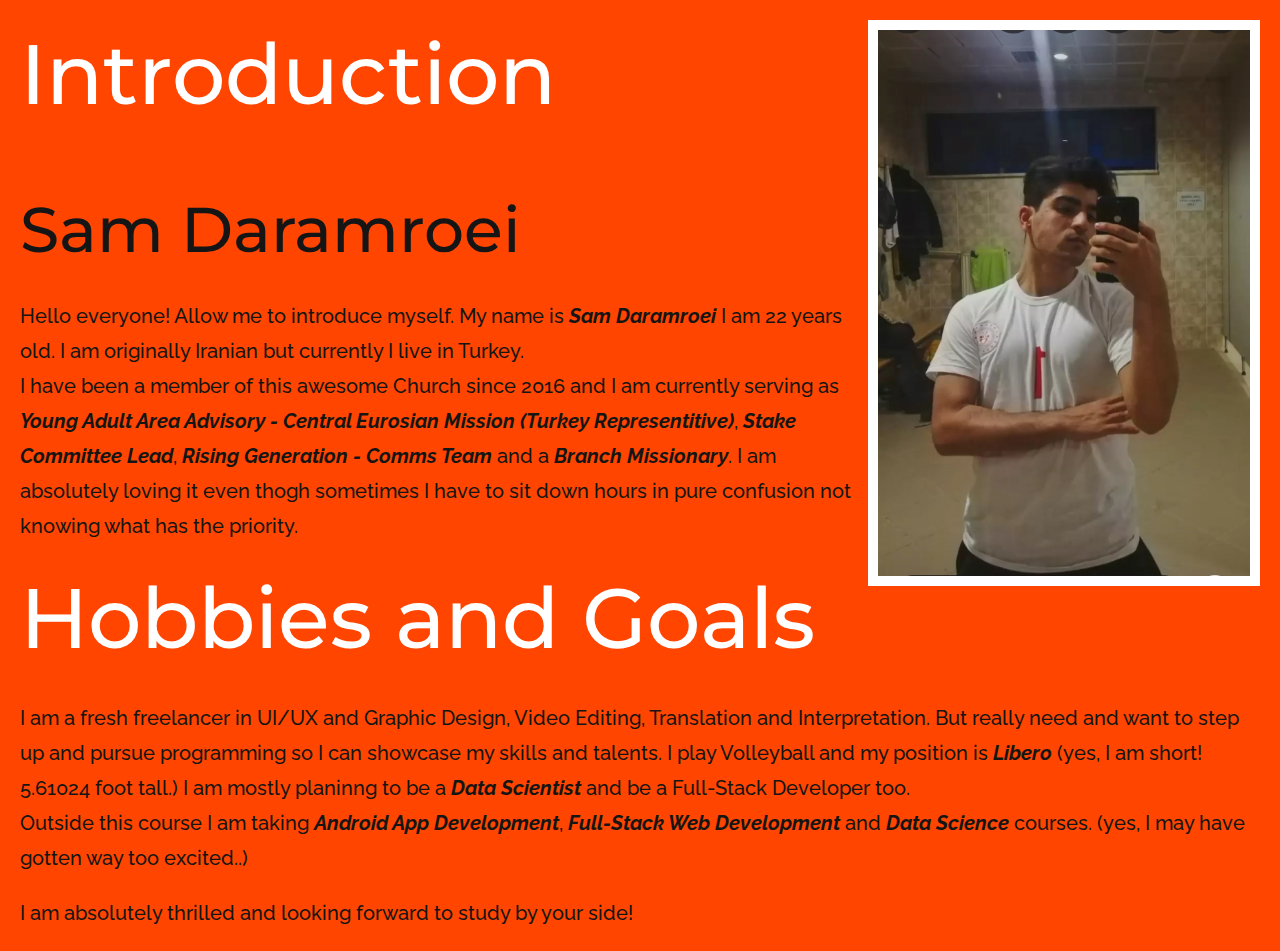
<file: aboutme/index.html>
<!DOCTYPE html>
<html lang="en">
    <head>
        <meta charset="utf-8">
        <meta http-equiv="X-UA-Compatible" content="IE=edge">
        <meta name="viewport" content="width=device-width, initial-scale=1.0">
        <title>About me</title>
        <link rel="stylesheet" href="styles/main.css">
    </head>

    <body>
        
        <section id="introduction">
            <img alt="image of me wearing a jersey of my volleyball team." src="images\Screenshot_20230417_232110.jpg">
            
            <h1>Introduction</h1>
            <h2 id="name">Sam Daramroei</h2>

            <p>
                Hello everyone! Allow me to introduce myself. My name is <em>Sam Daramroei</em>
                I am 22 years old. I am originally Iranian but currently I live in Turkey.<br>
                I have been a member of this awesome Church since 2016 and I am currently serving as
                <em>Young Adult Area Advisory - Central Eurosian Mission (Turkey Representitive)</em>,
                <em>Stake Committee Lead</em>, <em>Rising Generation - Comms Team</em> and a <em>Branch Missionary</em>.
                I am absolutely loving it even thogh sometimes I have to sit down hours in pure confusion not knowing what has
                the priority.
            </p>
        </section>
        


        <section id="edu_pro">
            <h1>Hobbies and Goals</h1>
            <p>
                I am a fresh freelancer in UI/UX and Graphic Design, Video Editing, Translation and Interpretation.
                But really need and want to step up and pursue programming so I can showcase my skills and talents.
                I play Volleyball and my position is <em>Libero</em> (yes, I am short! 5.61024 foot tall.)
                I am mostly planinng to be a <em>Data Scientist</em> and be a Full-Stack Developer too.<br>
                Outside this course I am taking <em>Android App Development</em>, <em>Full-Stack Web Development</em>
                and <em>Data Science</em> courses. (yes, I may have gotten way too excited..)
            </p>
            <p>
                I am absolutely thrilled and looking forward to study by your side!
            </p>
        </section>
        
    
    </body>
</file>
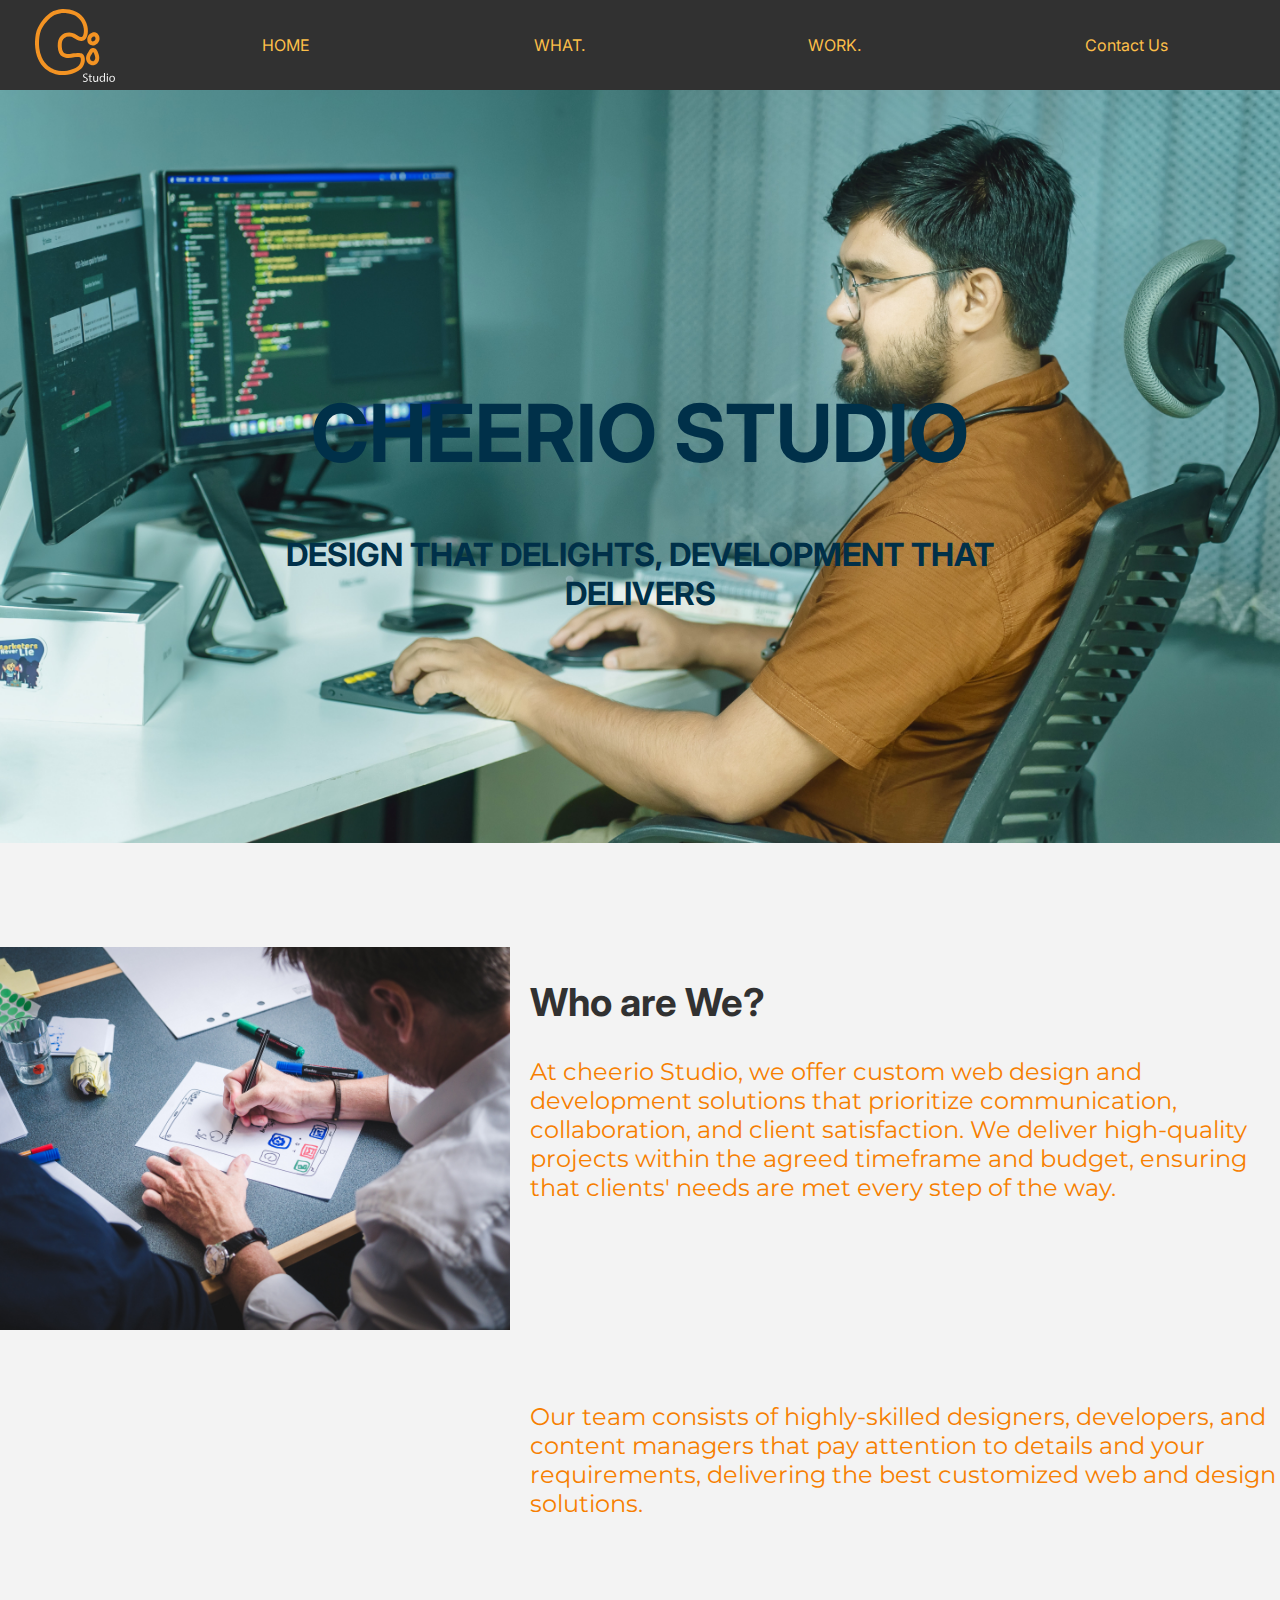
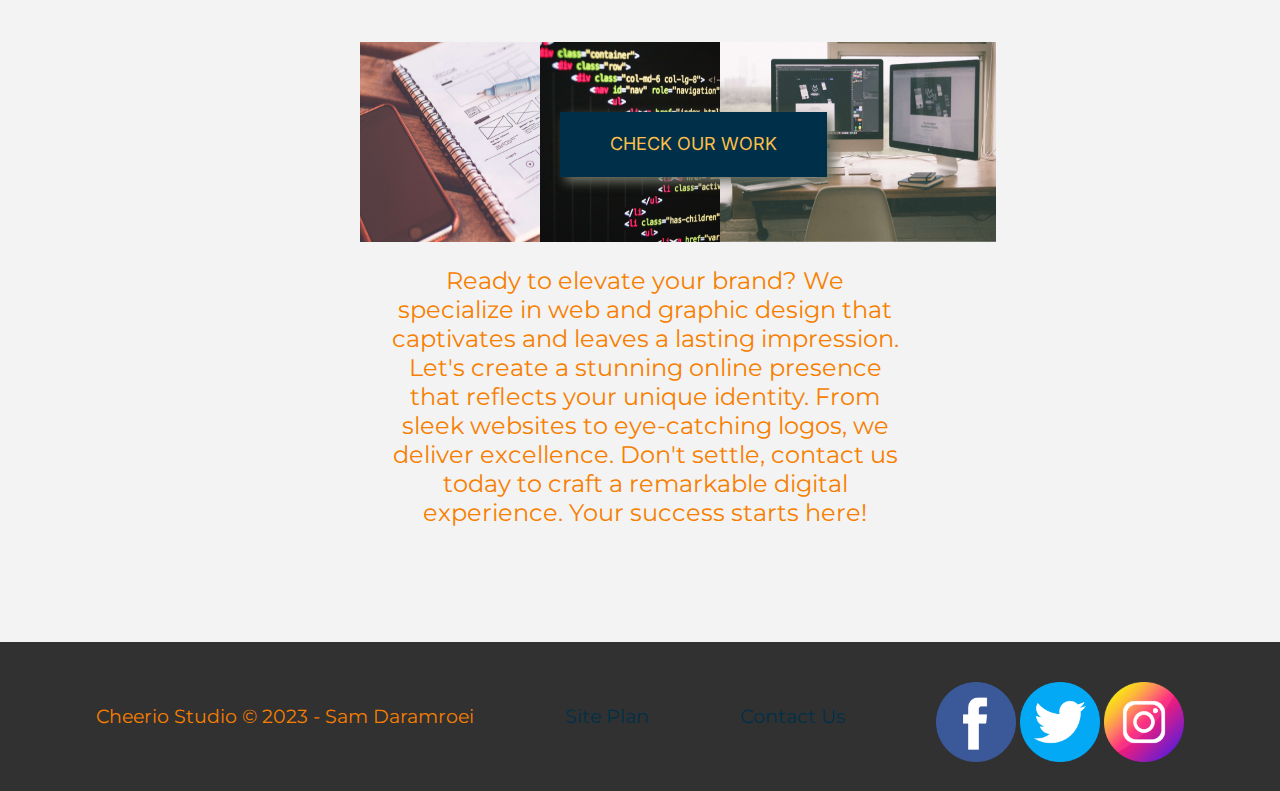
<file: cheerios-studio/index.html>
<!DOCTYPE html>
<html lang="en">
<head>
    <meta charset="UTF-8">
    <meta http-equiv="X-UA-Compatible" content="IE=edge">
    <meta name="viewport" content="width=device-width, initial-scale=1.0">
    <title>Cheerio Studio</title>
    <link rel="stylesheet" href="styles/style.css">
</head>
<body>
    <div id="content">
        <header>
            <a id="logo_link" href="index.html">
                <img class="logo" src="images/icons/Asset1.svg" alt="Cheerio Studio logo">
            </a>
            <nav>
                <a href="index.html">HOME</a>
                <a href="what.html">WHAT.</a>
                <a href="work.html">WORK.</a>
                <a href="contact.html">Contact Us</a>
            </nav>
        </header>
        <div id="hero">
            <div id="hero-box">
                <img id="hero-img" src="images/site-map-imgs/pexels-ofspace-llc-16323580.jpg" alt="busy desk">
            </div>
            <section id="hero-msg">
            <h1 class="home-title">CHEERIO STUDIO</h1>
            <h4>DESIGN THAT DELIGHTS, DEVELOPMENT THAT DELIVERS</h4>
            </section>
        </div>
        <main class="main-grid">
            <section class="main-img">
                <img id="sa-img" src="images/site-map-imgs/pexels-fabian-wiktor-3471423.jpg" alt="wireframing">
            </section>
            <section class="main-info">
                <h2>Who are We?</h2>
                <p>
                    At cheerio Studio, we offer custom web design and development
                    solutions that prioritize communication, collaboration, and client
                    satisfaction. We deliver high-quality projects within the agreed
                    timeframe and budget, ensuring that clients' needs are met every
                    step of the way.
                </p>
                <p class="second-paragraph">
                    Our team consists of highly-skilled designers, developers, and content managers that pay
                    attention to details and your requirements, delivering the best customized web and design
                    solutions.
                </p>
            </section>
        </main>
        
            <div class="home-grid">
                <section class="left-img">
                    <img class="card-img" src="images/site-map-imgs/demo-picspexels-picjumbocom-196644.png" alt="river in forest">
                </section>
                <section class="center-img">
                    <img class="card-img" src="images/site-map-imgs/demo-picspexels-pixabay-270404.png" alt="">
                </section>
                <section class="right-img">
                    <img class="card-img" src="images/site-map-imgs/demo-picspexels-tranmautritam-251225.png" alt="">
                </section>
                <section class="msg">
                    <a class='join' href="work.html">CHECK OUR WORK</a>
                </section>
                <p>
                    Ready to elevate your brand? We specialize in web and graphic design that captivates and 
                    leaves a lasting impression. Let's create a stunning online presence that reflects your 
                    unique identity. From sleek websites to eye-catching logos, we deliver excellence. 
                    Don't settle, contact us today to craft a remarkable digital experience. 
                    Your success starts here!
                </p>
            </div>
    </div>
    <footer>
        <p>Cheerio Studio &copy; 2023 - Sam Daramroei</p>
        <p><a href="site-plan.html">Site Plan</a></p>
        <p><a href="contact.html">Contact Us</a></p>
        <div class="social">
            <a href="https://facebook.com"> 
                <img src="images/icons/facebook.png" alt="fb icon">
            </a>
            <a href="https://twitter.com">
                <img src="images/icons/twitter.png" alt="twitter icon">
            </a>
            <a href="https://instagram.com">
                <img src="images/icons/instagram.png" alt="instagram icon">
            </a>
        </div>  
    </footer>
</body>
</html>
</file>
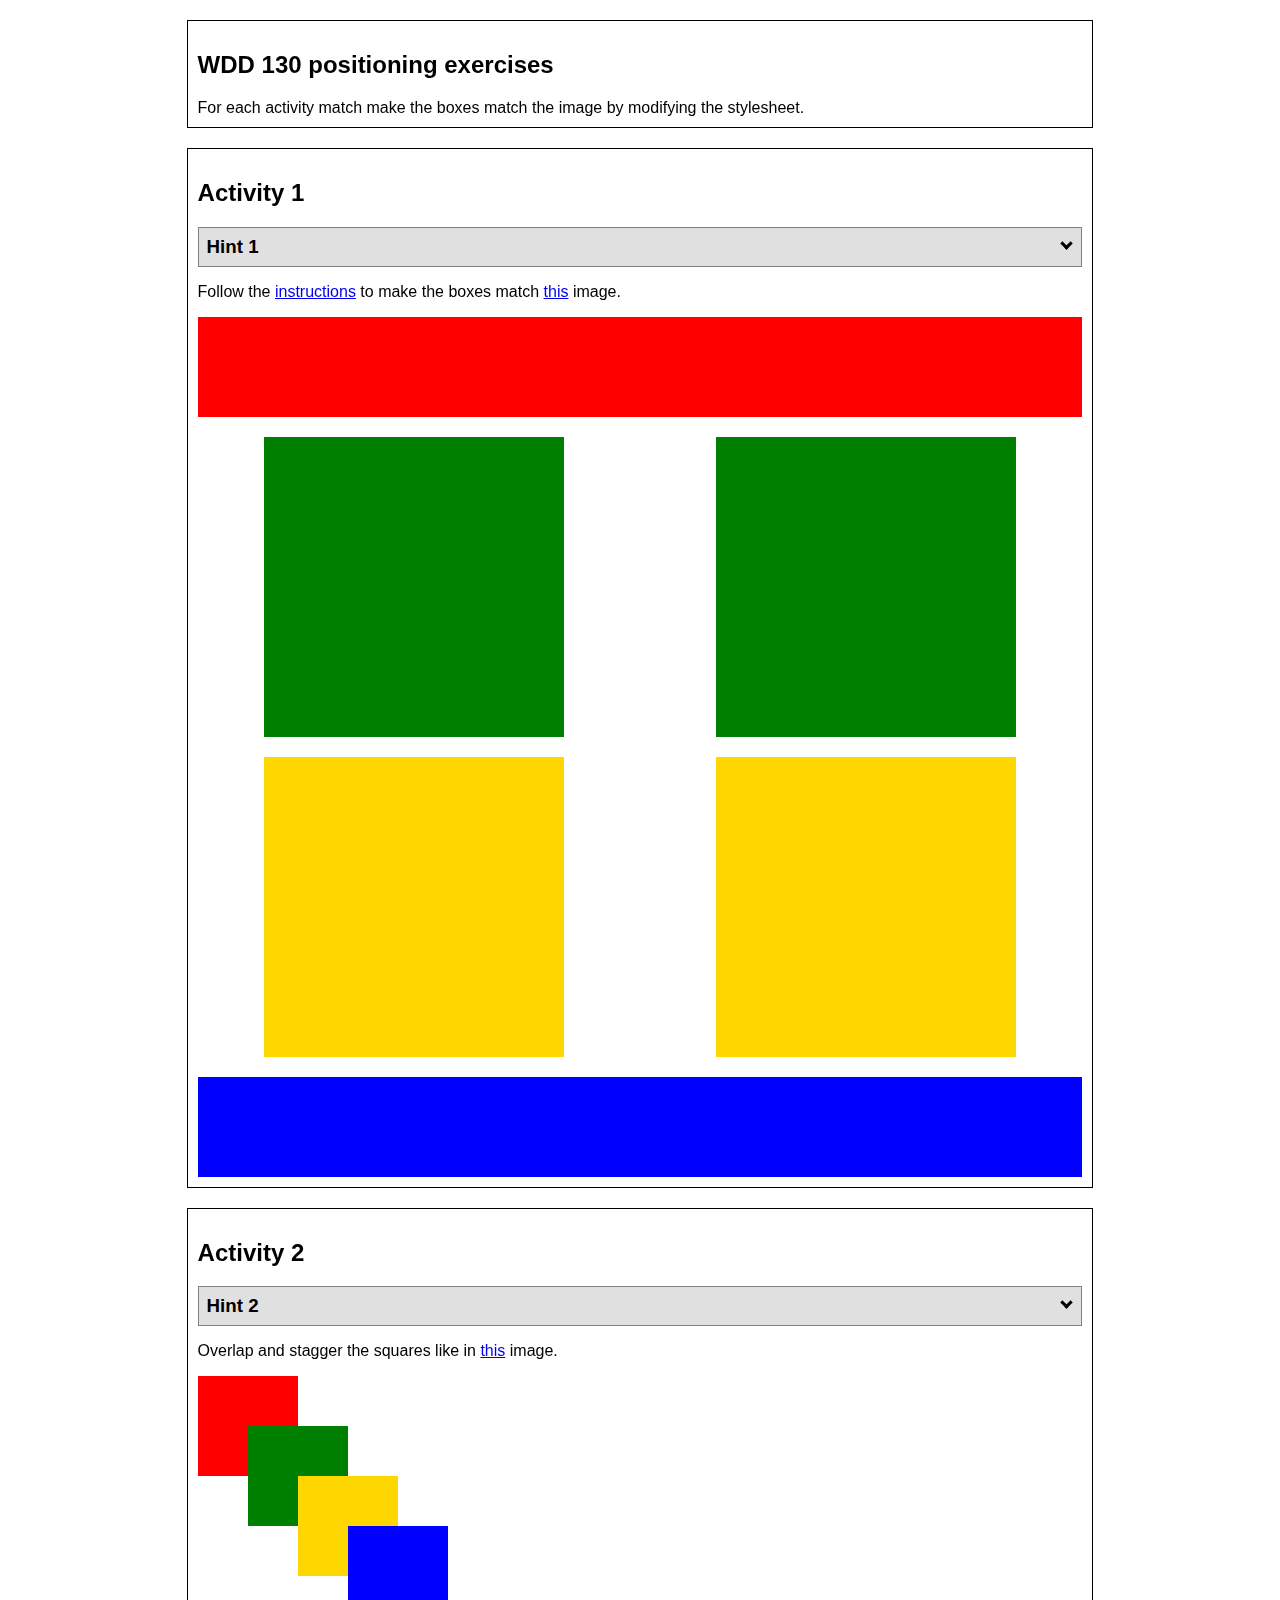
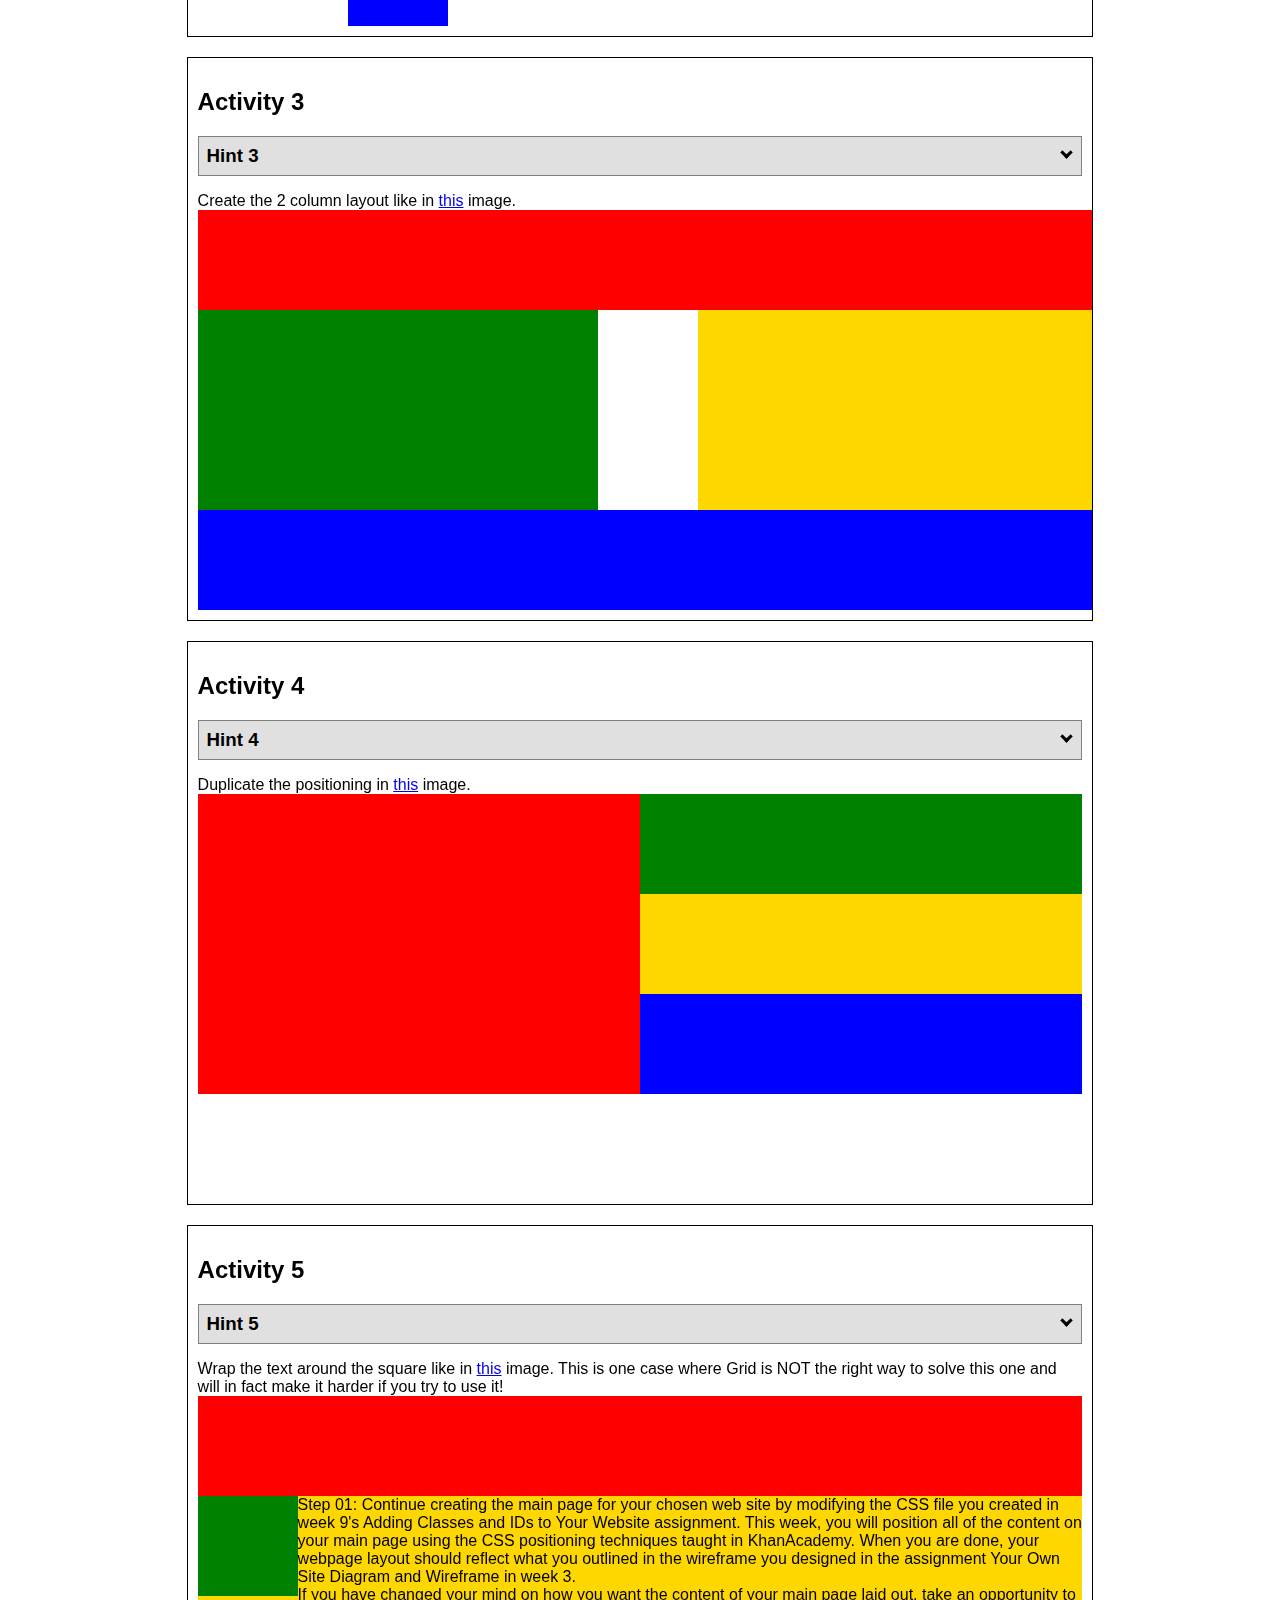
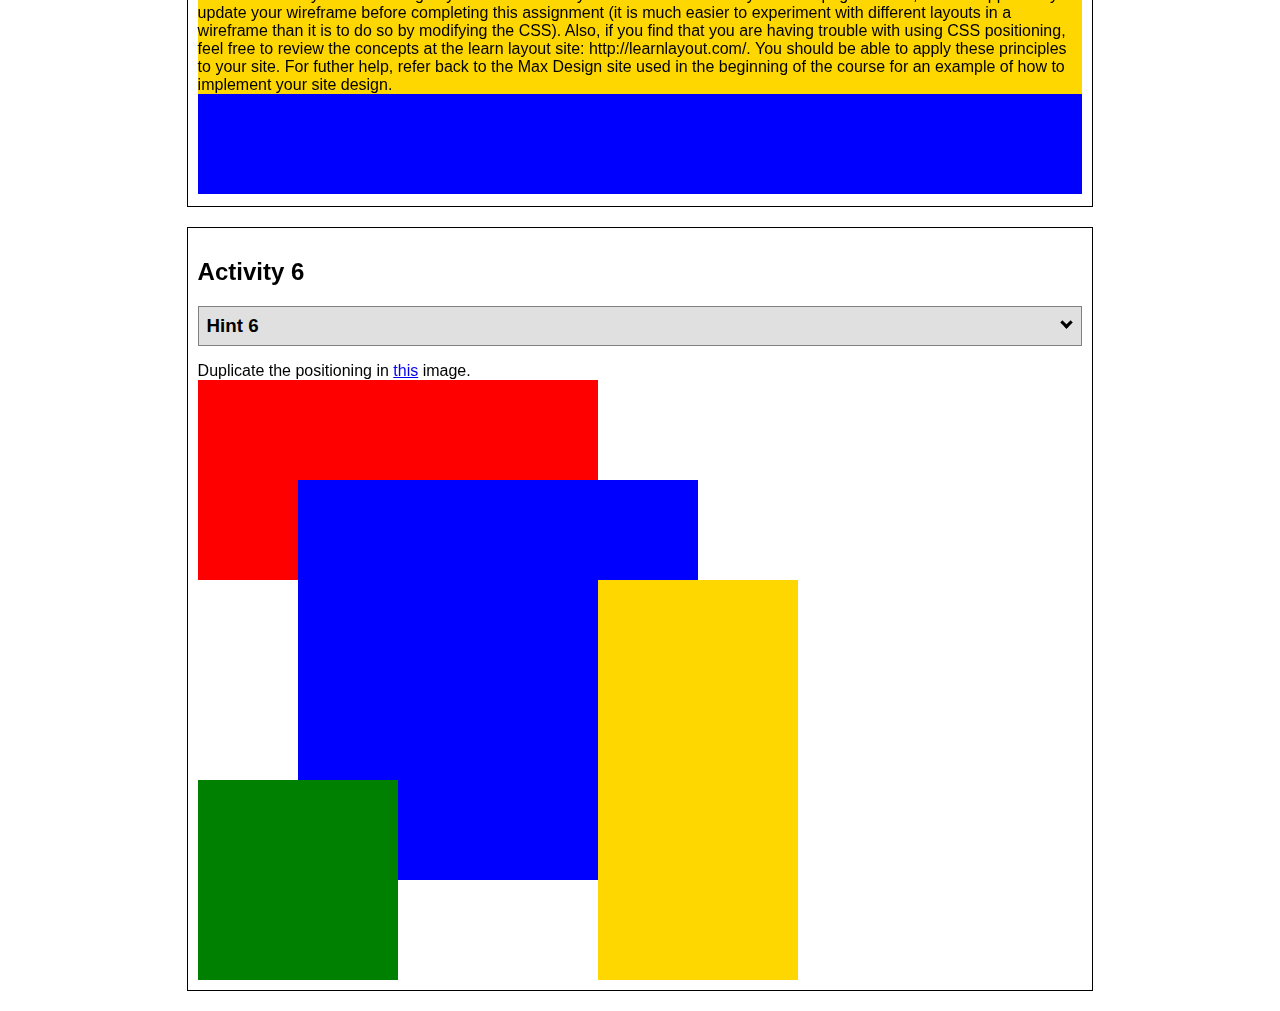
<file: positioning.html>
<!DOCTYPE html>
<html lang="en">
  <head>
    <!-- HTML - Name: positioning.html -->
    <title>Positioning Activity</title>
    <link rel="stylesheet" type="text/css" href="positionstyles.css" />
  </head>
  <body>
    <div class="activity">
      <h2>WDD 130 positioning exercises</h2>
      For each activity match make the boxes match the image by modifying the stylesheet.</div>
    <div class="activity">
      <h2>Activity 1</h2>
      <section class="hint"><input type="checkbox" ><i></i> <h3>Hint 1</h3><div><p>Check out the <a href="https://byui-wdd.github.io/wdd130/activities/w06-css-positioning.html" target="_blank">activity instructions</a> in Ilearn!</p></div></section>
      <p>Follow the <a href="https://byui-wdd.github.io/wdd130/activities/w06-css-positioning.html" target="_blank">instructions</a> to make the boxes match  <a href="https://byui-wdd.github.io/wdd130/images/example1.png" target="_blank">this</a> image.</p>
      <div class="content1" >
        <div class="red1" ></div>
        <div class="green1" ></div>
        <div class="green1" ></div>
        <div class="yellow1"></div>
        <div class="yellow1"></div>
        <div class="blue1"></div>
      </div>
    </div>
    <div class="activity">
      <h2>Activity 2</h2>
      <section class="hint"><input type="checkbox" > <h3>Hint 2</h3><i></i><div>
      <ul>
      <li>grid-template-columns: 50px 50px 50px 50px 50px </li></ul></div></section>
      <p>Overlap and stagger the squares like in <a href="https://byui-wdd.github.io/wdd130/images/example2.png" target="_blank">this</a> image.</p>
      <div class="content2" >
        <div class="red2" ></div>
        <div class="green2" ></div>
        <div class="yellow2"></div>
        <div class="blue2"></div>
      </div>
    </div>
    <div class="activity">
      <h2>Activity 3</h2>
      <section class="hint"><input type="checkbox" > <h3>Hint 3</h3><i></i><div><p>This one is going to be best solved with CSS Grid. Remember to make the boxes the right width first...then start moving them around. </p><h4>Properties used:</h4><ul><li>display:grid;</li><li>grid-template-columns:</li><li>grid-column-gap:</li>
        <li>grid-column:</li>  </ul></div></section>
      Create the 2 column layout like in <a href="https://byui-wdd.github.io/wdd130/images/example3.png" target="_blank">this</a>  image.
      <div class="content3" >
        <div class="red3" ></div>
        <div class="green3" ></div>
        <div class="yellow3"></div>
        <div class="blue3"></div>
      </div>
    </div>
    <div class="activity">
      <h2>Activity 4</h2>
      <section class="hint"><input type="checkbox" > <h3>Hint 4</h3><i></i><div><p>For the others we have been primarily concerned with width. For this one you will need to adjust height as well. </p><h4>Properties used:</h4><ul><li>display:grid;</li><li>grid-template-columns:</li><li>grid-row:</li></ul></div></section>
      Duplicate the positioning in <a href="https://byui-wdd.github.io/wdd130/images/example4.png" target="_blank">this</a> image. 
      <div class="content4" >
        <div class="red4" ></div>
        <div class="green4" ></div>
        <div class="yellow4"></div>
        <div class="blue4"></div>
      </div>
    </div>

    <div class="activity">
      <h2>Activity 5</h2>
      <section class="hint"><input type="checkbox" > <h3>Hint 5</h3><i></i><div><p>Grid is <strong>not</strong> the right way to do this.  In fact there is only one way to really do that...and that is with float. Remember that we float the thing we want the text to wrap around.  Also remember to start by making all the shapes the right size and shape.</p><h4>Properties used:</h4><ul><li>float: left;</li></ul></div></section>
      Wrap the text around the square like in <a href="https://byui-wdd.github.io/wdd130/images/example5.png" target="_blank">this</a> image. This is one case where Grid is NOT the right way to solve this one and will in fact make it harder if you try to use it!
      <div class="content5" >
        <div class="red5" ></div>
        <div class="green5" ></div>
        <div class="yellow5">Step 01: Continue creating the main page for your chosen web site by modifying the CSS file you created in week 9's Adding Classes and IDs to Your Website assignment. This week, you will position all of the content on your main page using the CSS positioning techniques taught in KhanAcademy. When you are done, your webpage layout should reflect what you outlined in the wireframe you designed in the assignment Your Own Site Diagram and Wireframe in week 3. <br />
          If you have changed your mind on how you want the content of your main page laid out, take an opportunity to update your wireframe before completing this assignment (it is much easier to experiment with different layouts in a wireframe than it is to do so by modifying the CSS). Also, if you find that you are having trouble with using CSS positioning, feel free to review the concepts at the learn layout site: http://learnlayout.com/. You should be able to apply these principles to your site. For futher help, refer back to the Max Design site used in the beginning of the course for an example of how to implement your site design.</div>
        <div class="blue5"></div>
      </div>
    </div>
    <div class="activity">
      <h2>Activity 6</h2>
      <section class="hint"><input type="checkbox" > <h3>Hint 6</h3><i></i><div><p>This one is all about visualizing the grid behind the layout. If you are having a hard time doing that first: all the sizes are even multiples of 100, and second here is another example with the lines drawn: <a href="https://byui-wdd.github.io/wdd130/images/example6-hint.png" target="_blank">example 6 with lines</a>. For this one you will find it easiest if you use px for the column width. You can also use <kbd>z-index</kbd> to control the element layering.    </p><h4>Properties used:</h4><ul><li>display:grid;</li><li>grid-template-columns:</li><li>grid-column:</li><li>grid-row:</li><li><a href="https://www.w3schools.com/cssref/pr_pos_z-index.asp" target="_blank">z-index:</a></li></ul></div></section>
      Duplicate the positioning in <a href="https://byui-wdd.github.io/wdd130/images/example6.png" target="_blank">this</a> image.
      <div class="content6" >
        <div class="red6" ></div>
        <div class="green6" ></div>
        <div class="yellow6"></div>
        <div class="blue6"></div>
      </div>
    </div>
  </body>
</html>
</file>
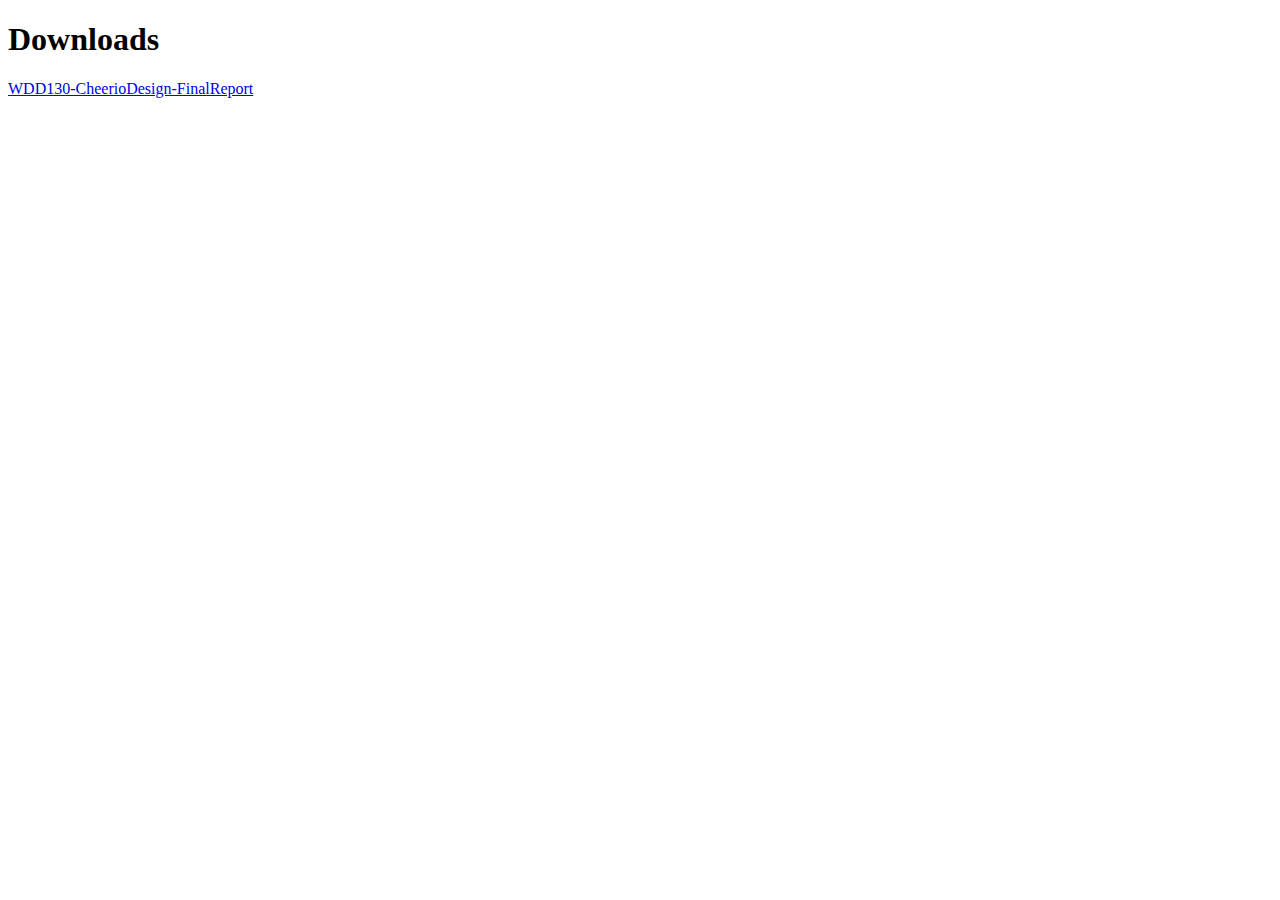
<file: cheerios-studio/contact.html>
<!DOCTYPE html>
<html lang="en">
<head>
    <meta charset="UTF-8">
    <meta http-equiv="X-UA-Compatible" content="IE=edge">
    <meta name="viewport" content="width=device-width, initial-scale=1.0">
    <title>Contact</title>
</head>
<body>
    <h1>Downloads</h1>
    <a href="files/WDD130-PersonalWebsite-CHEERIOSTUDIO-FinalReport.pdf" download="cheeriodesign-fr.pdf">WDD130-CheerioDesign-FinalReport</a>
</body>
</html>
</file>
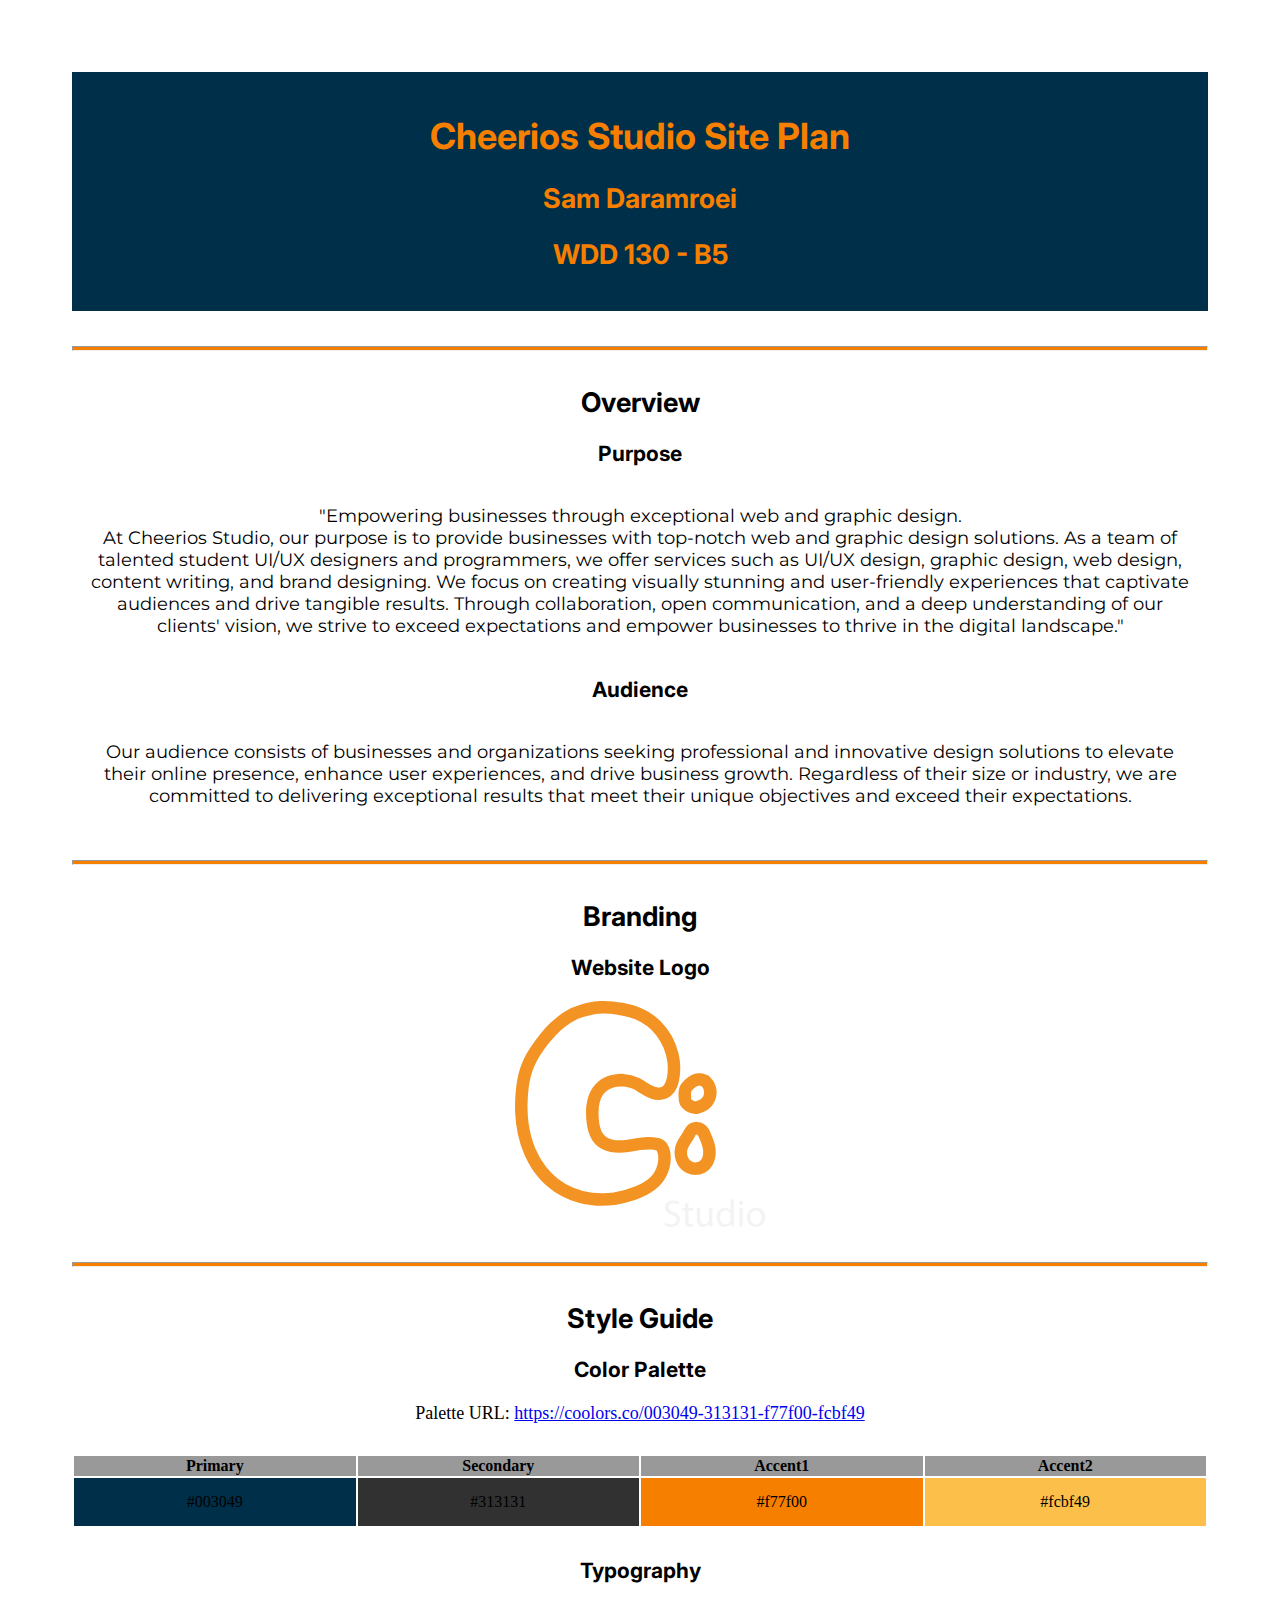
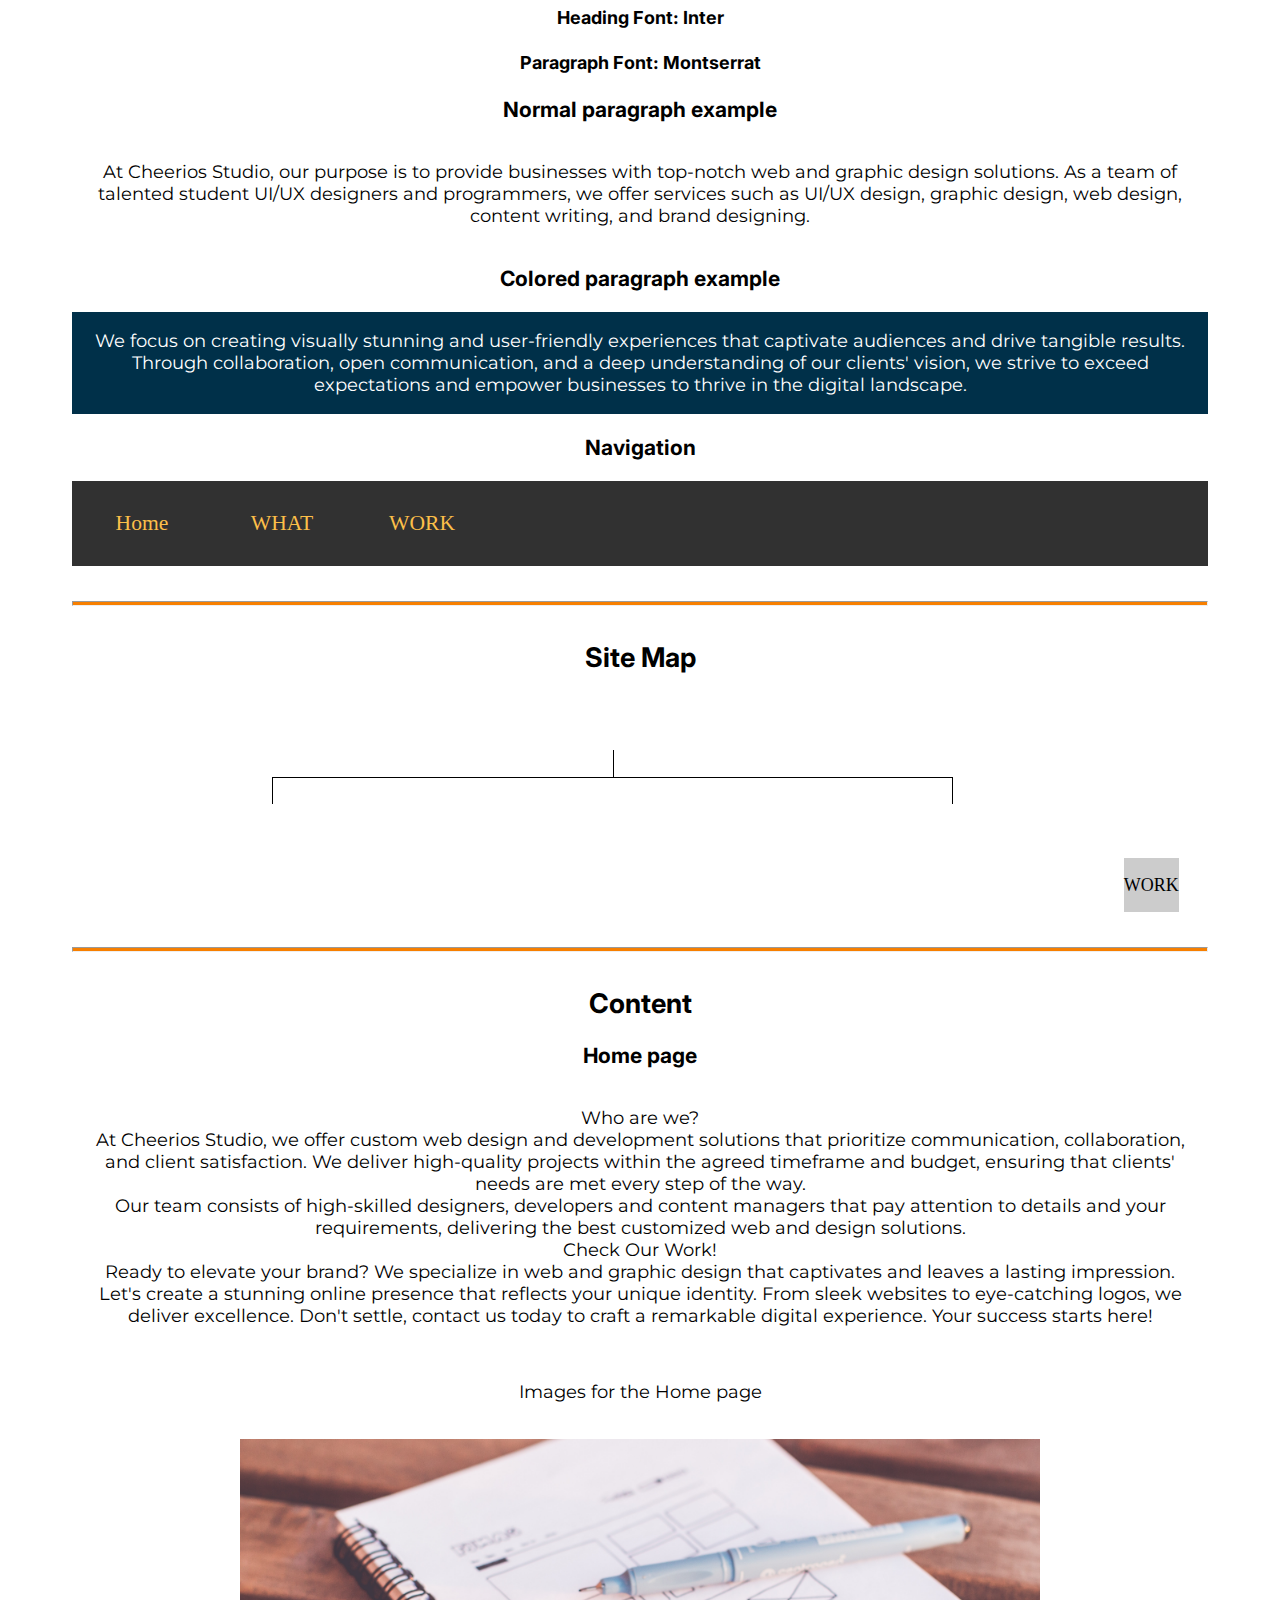
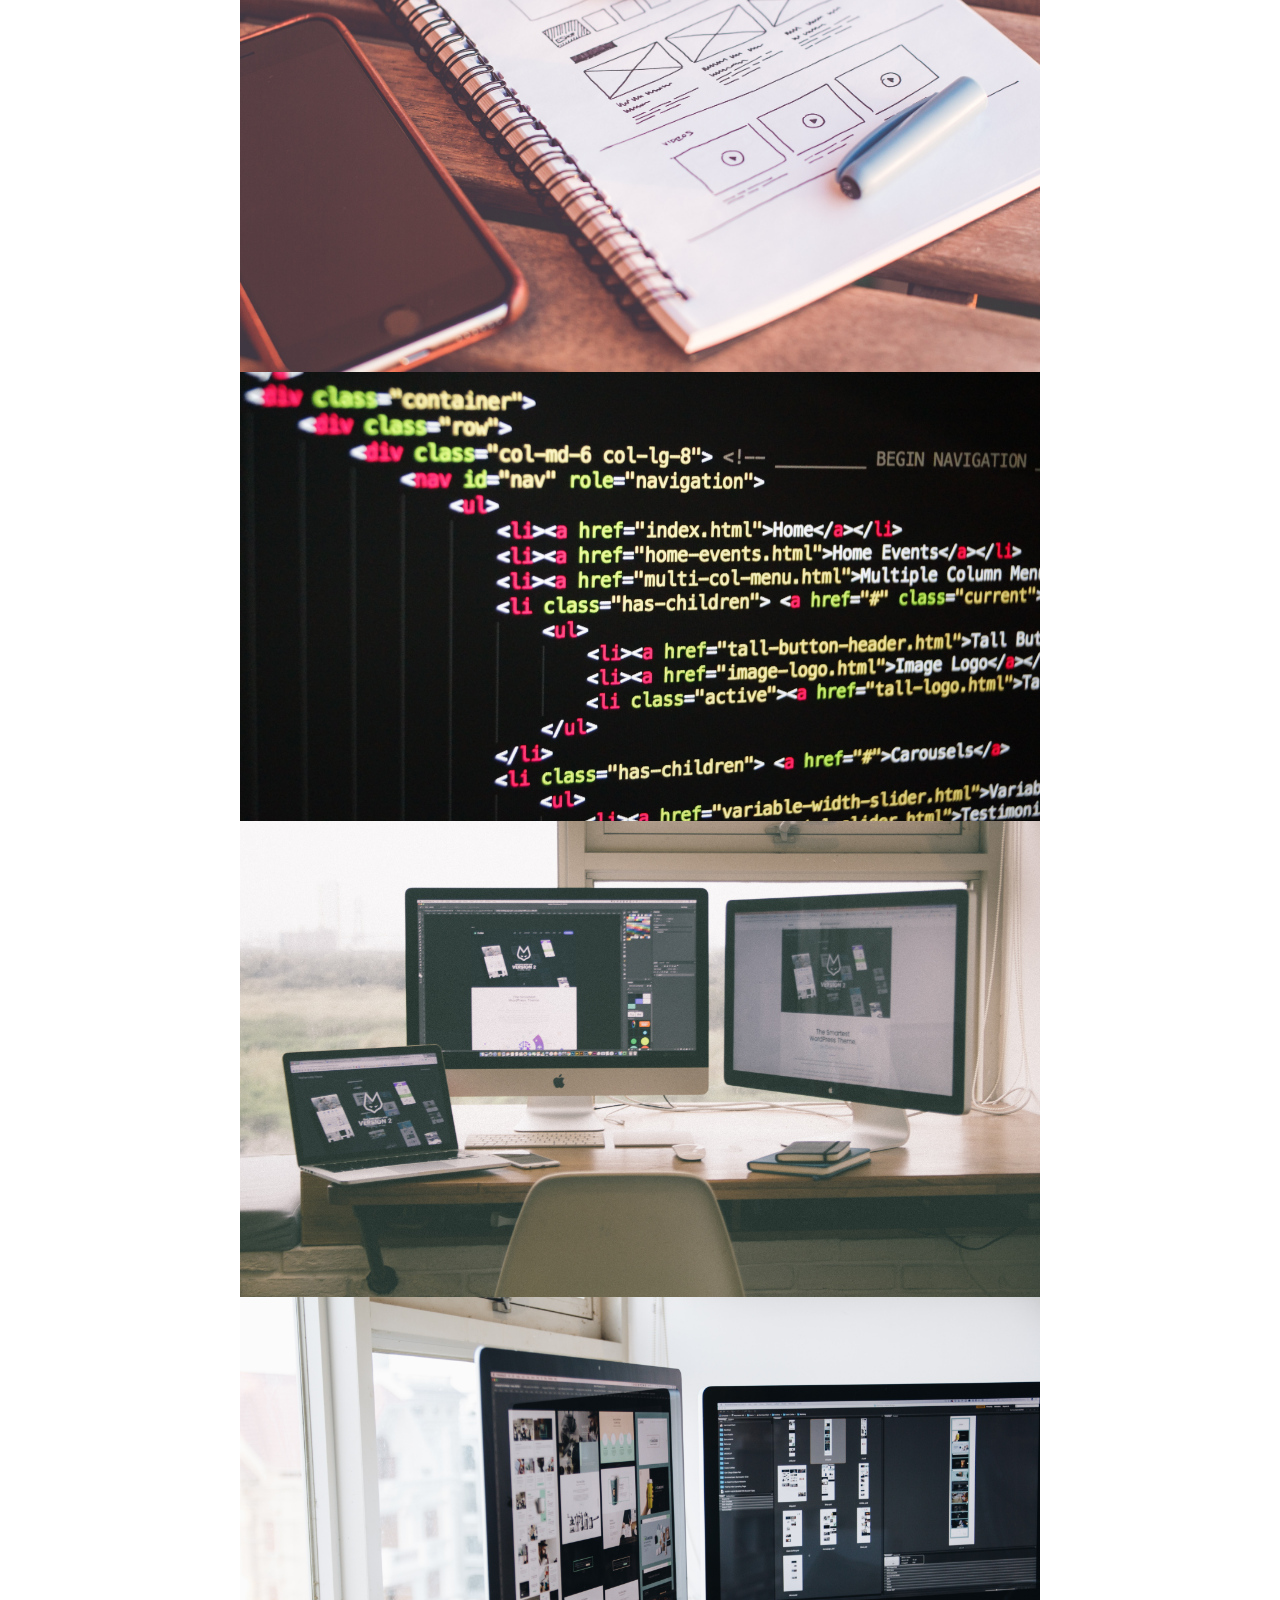
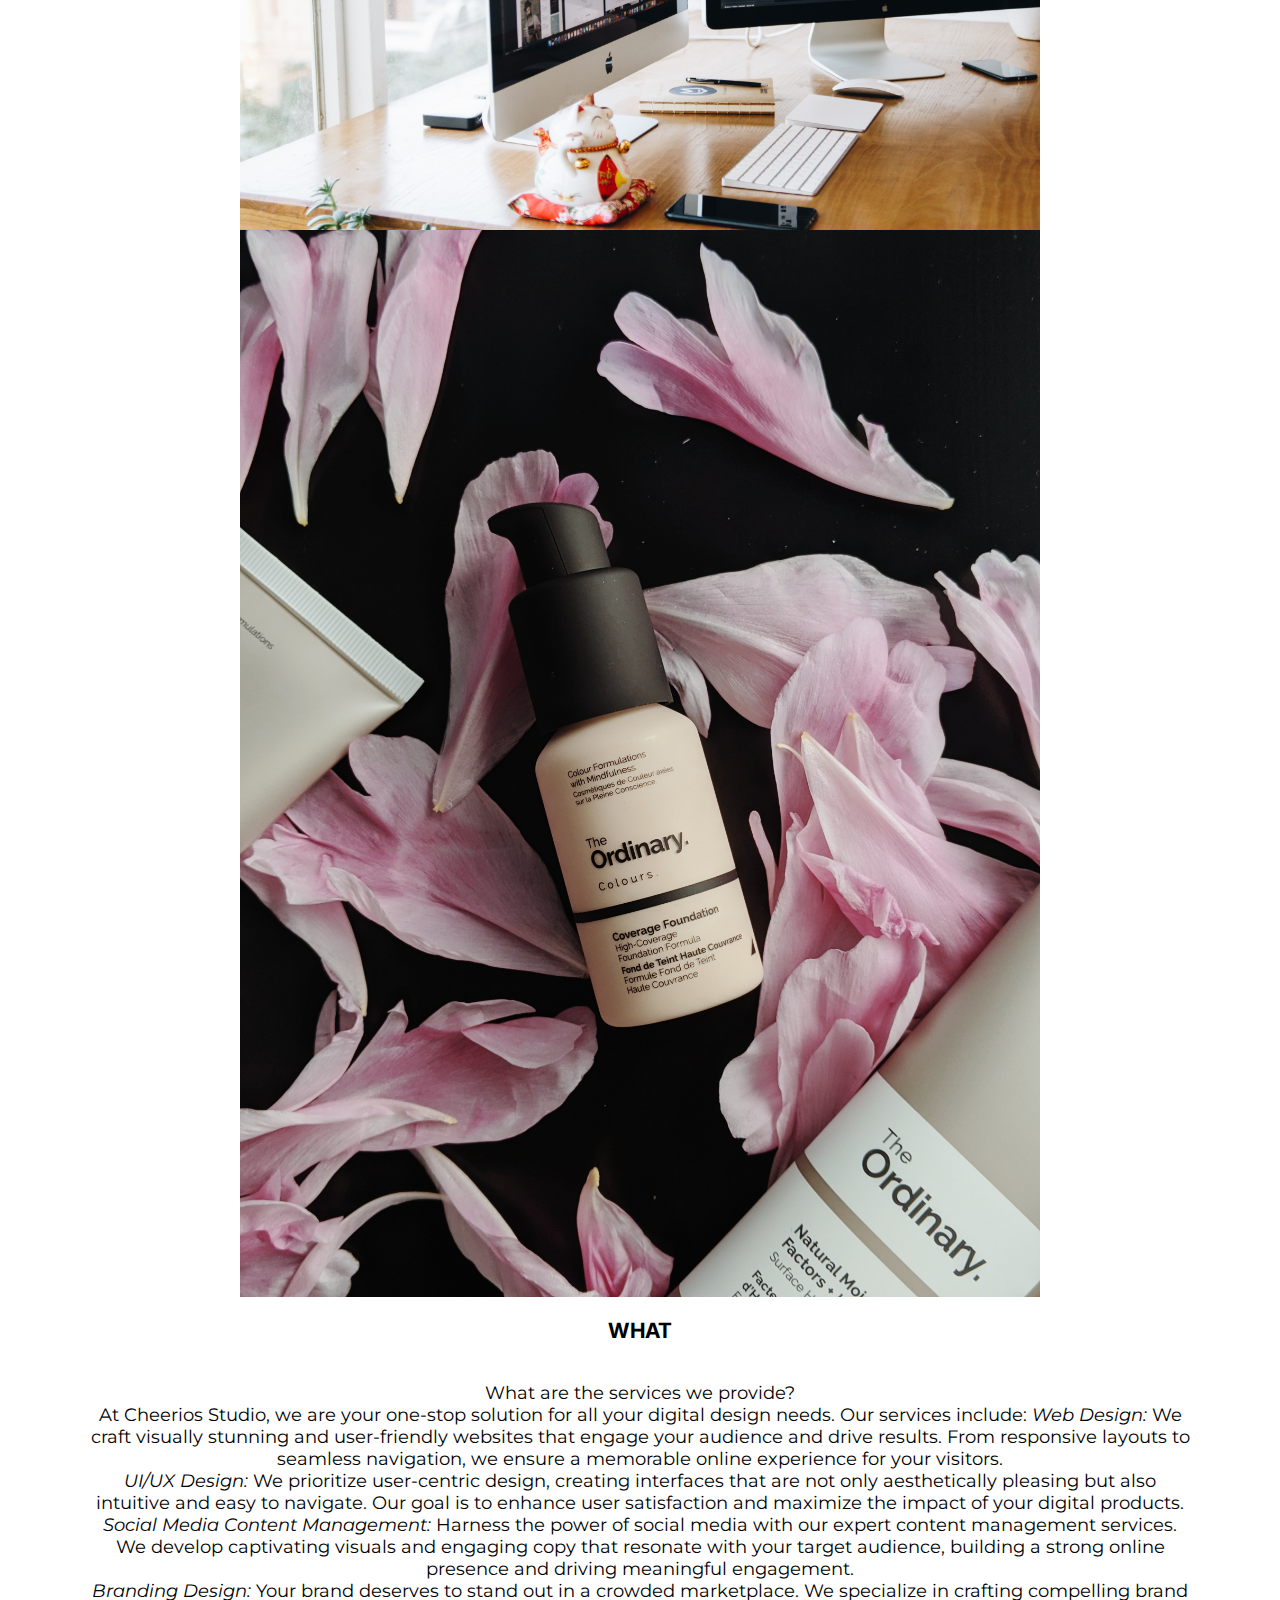
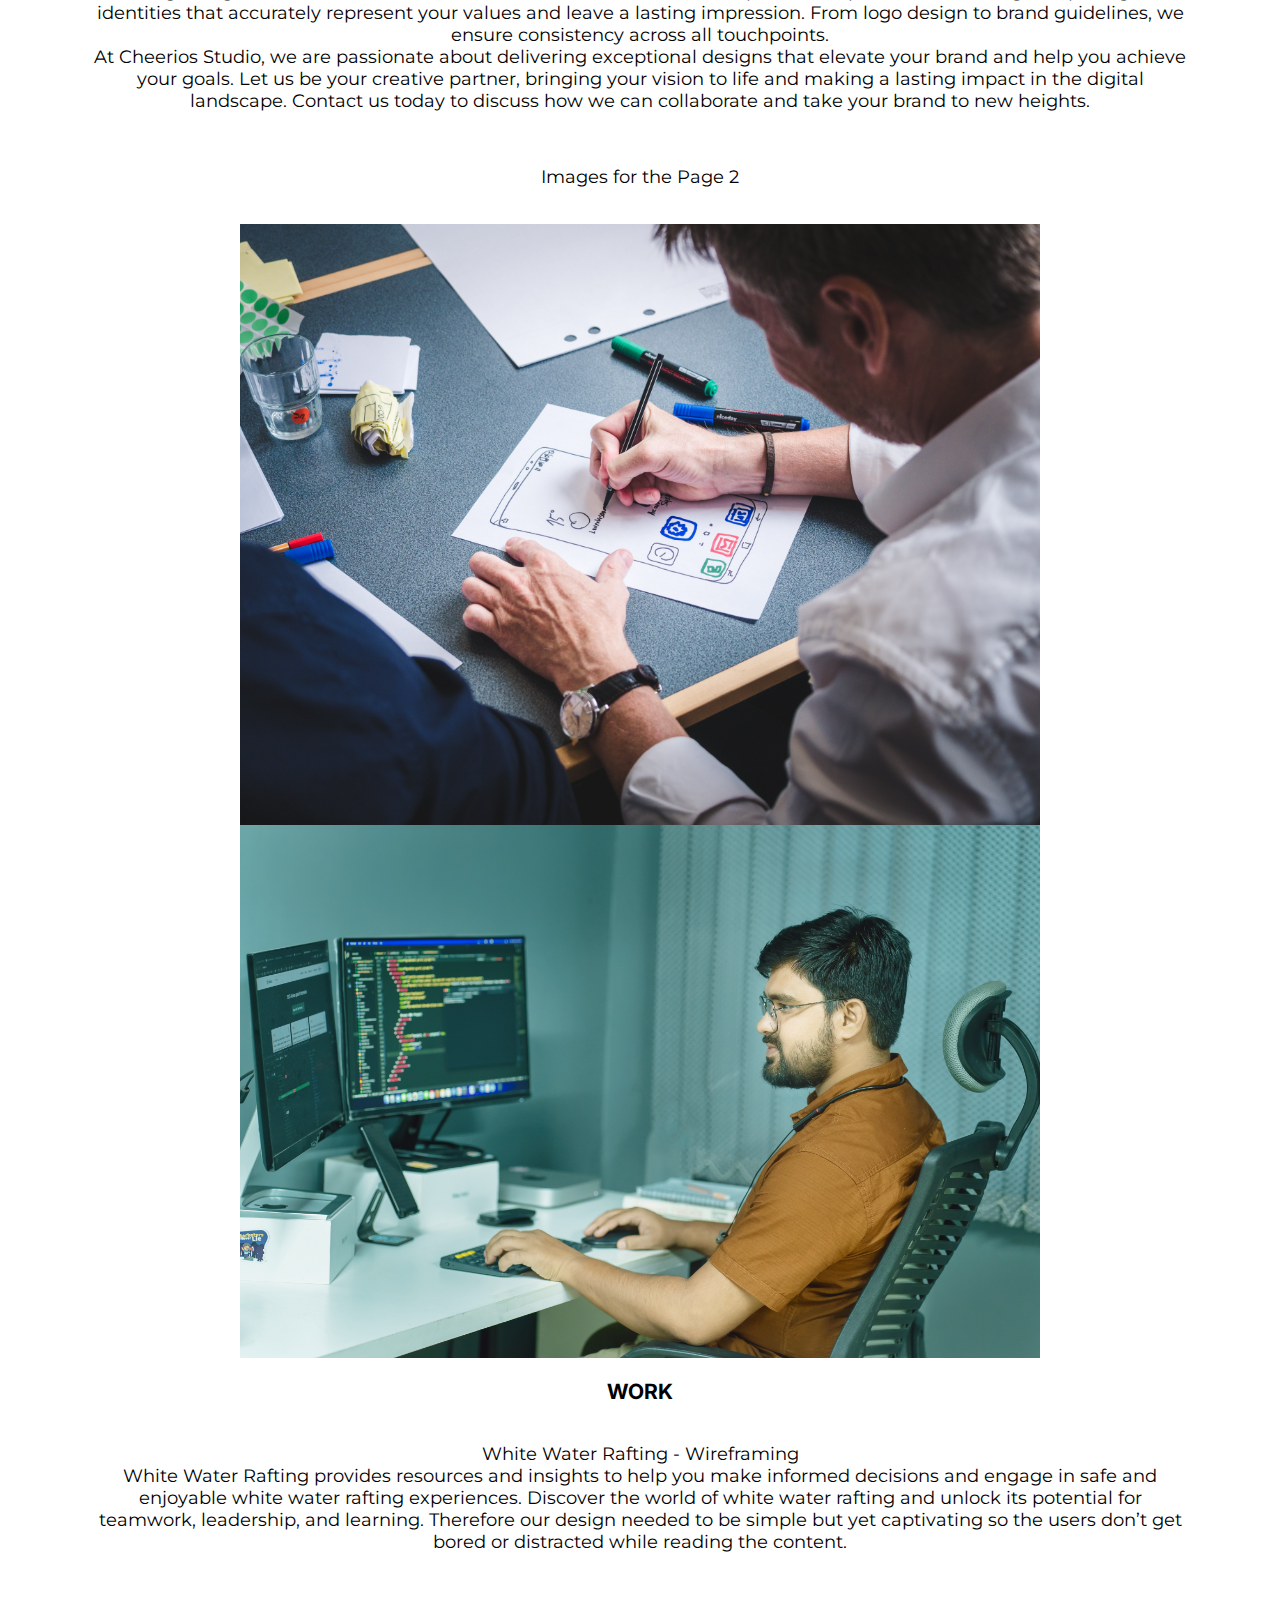
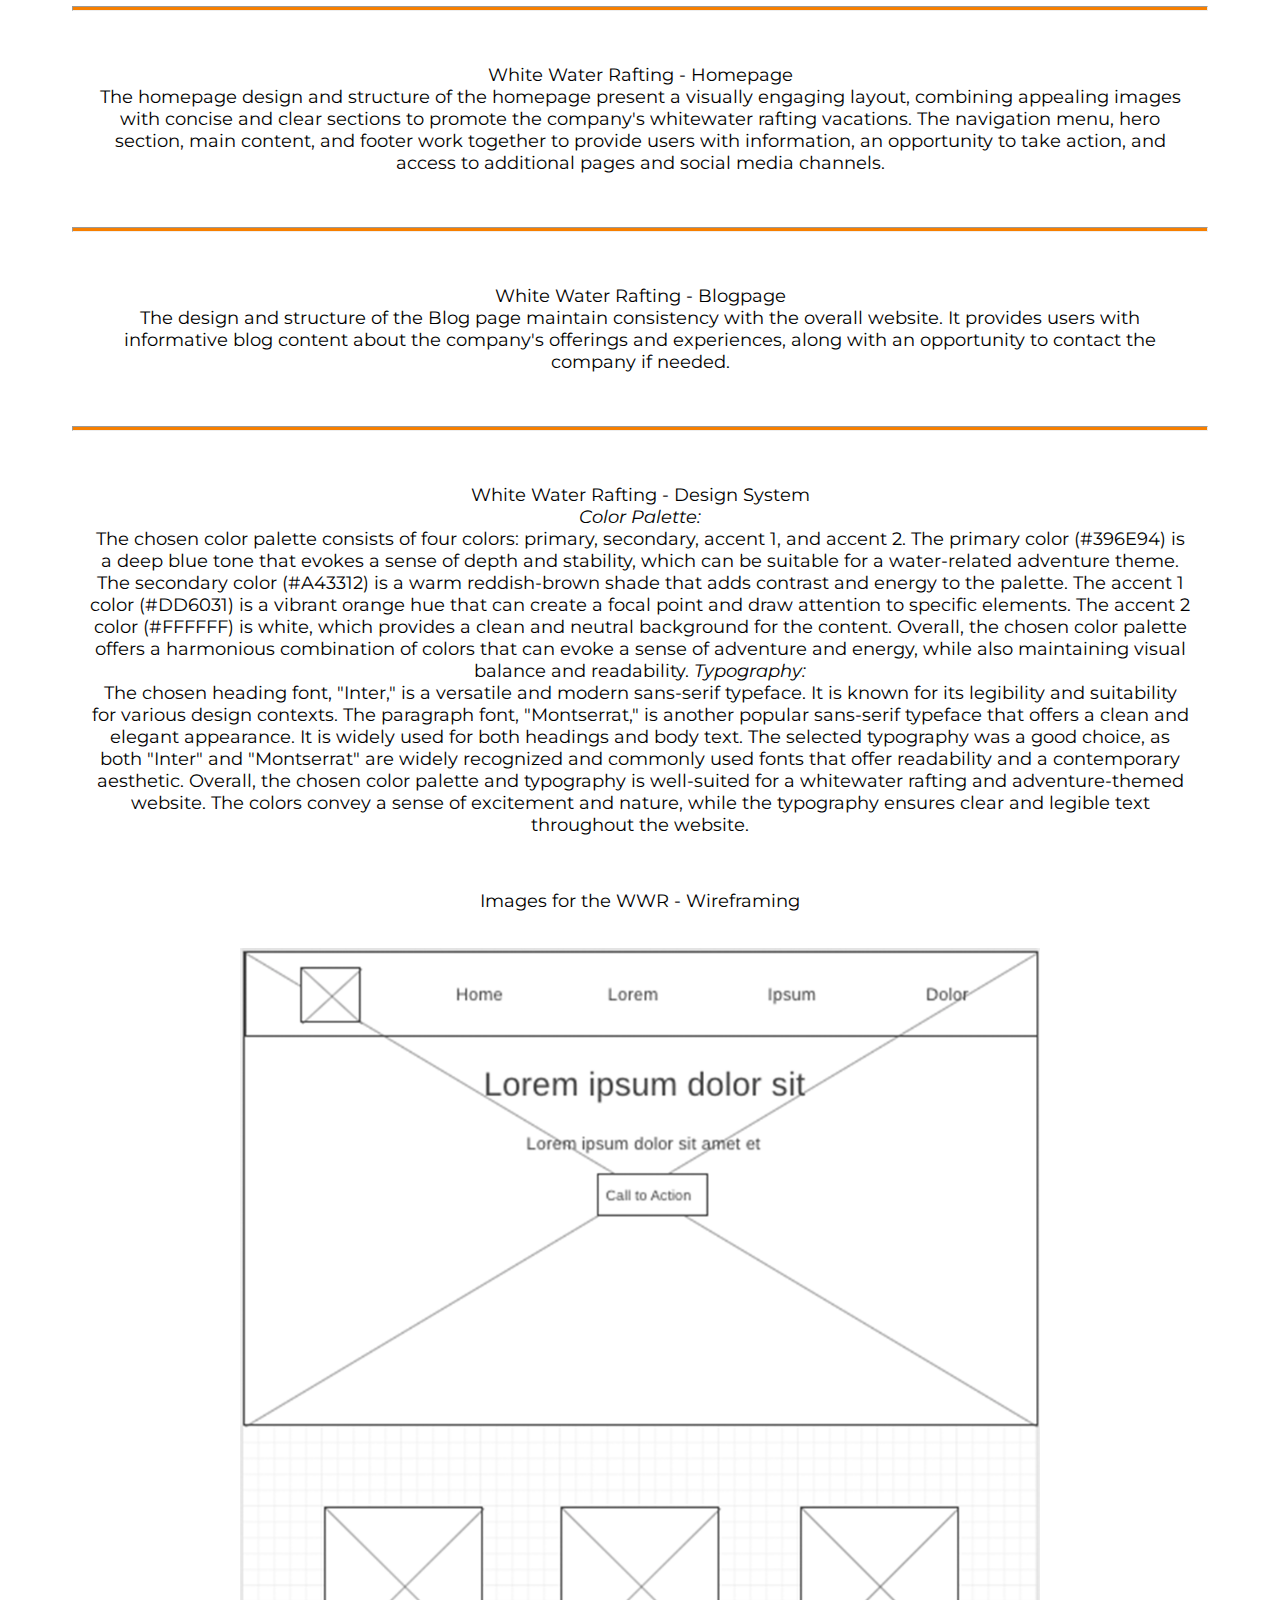
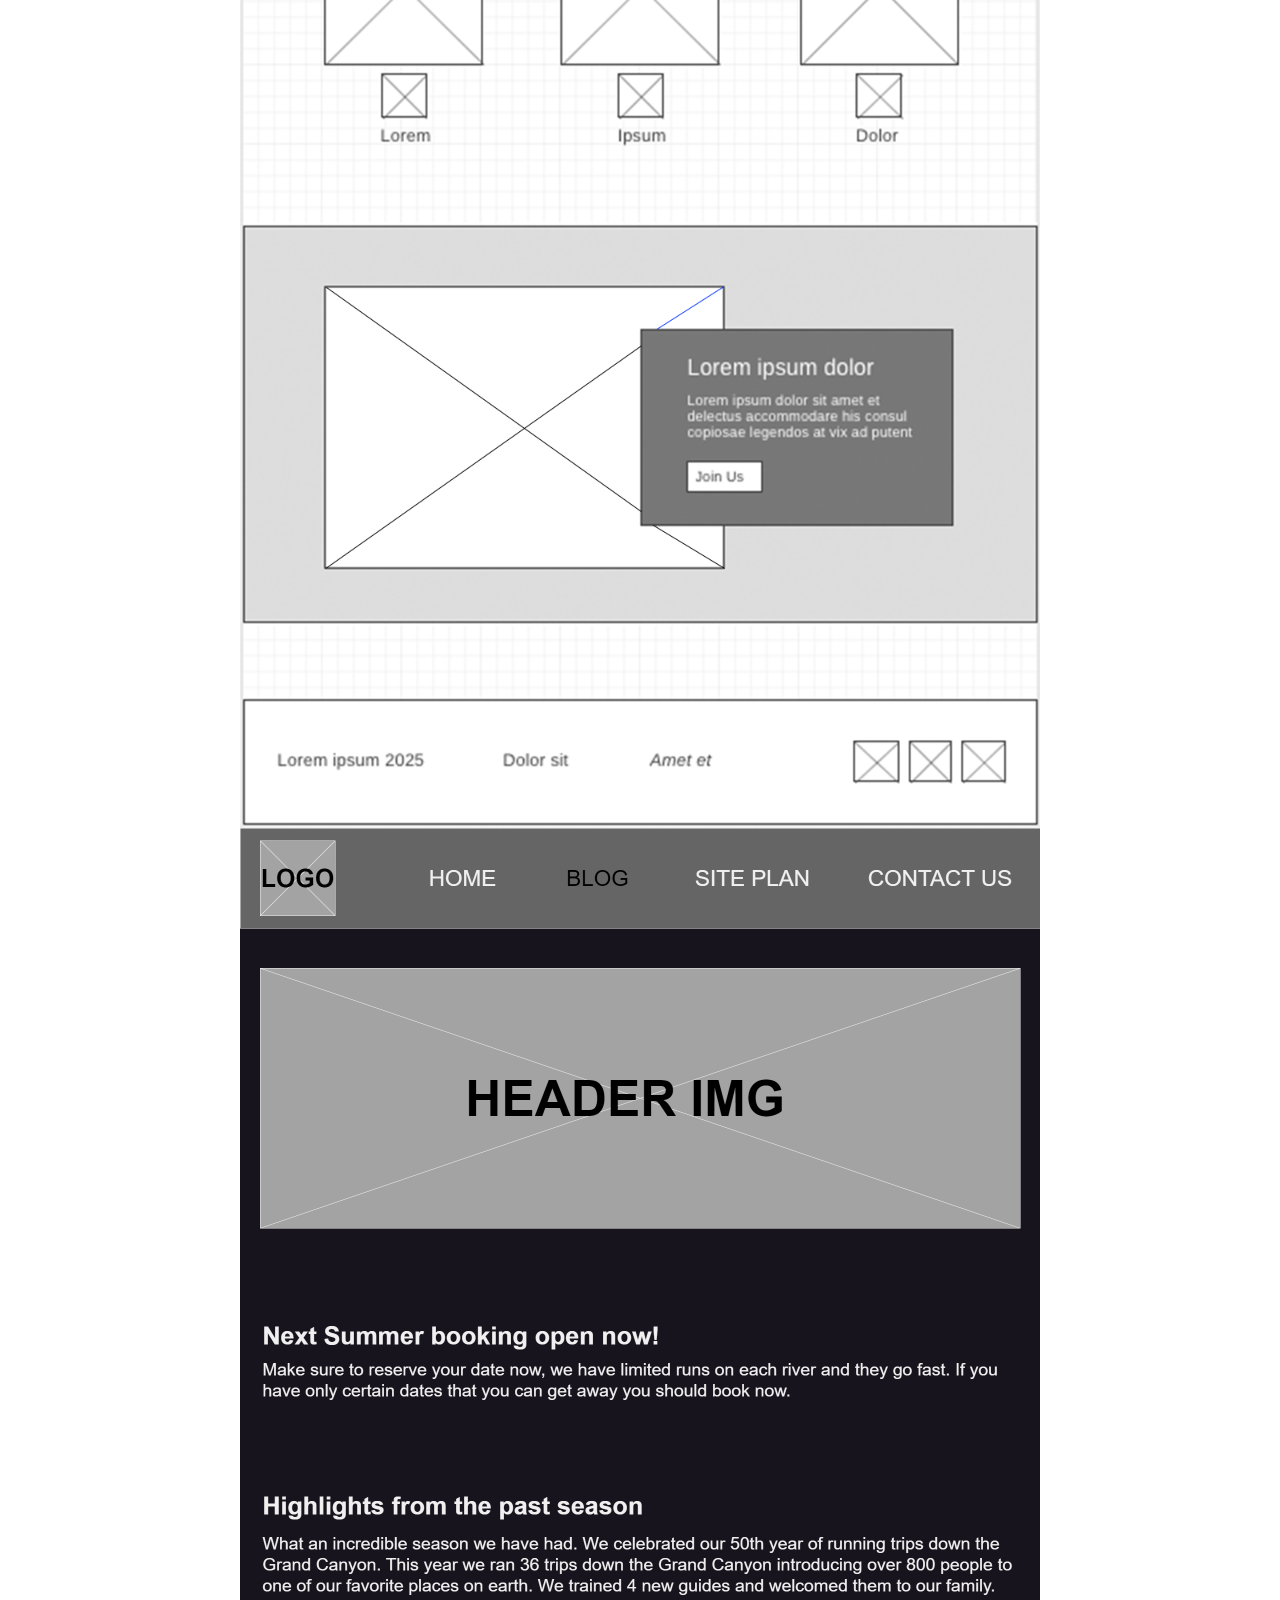
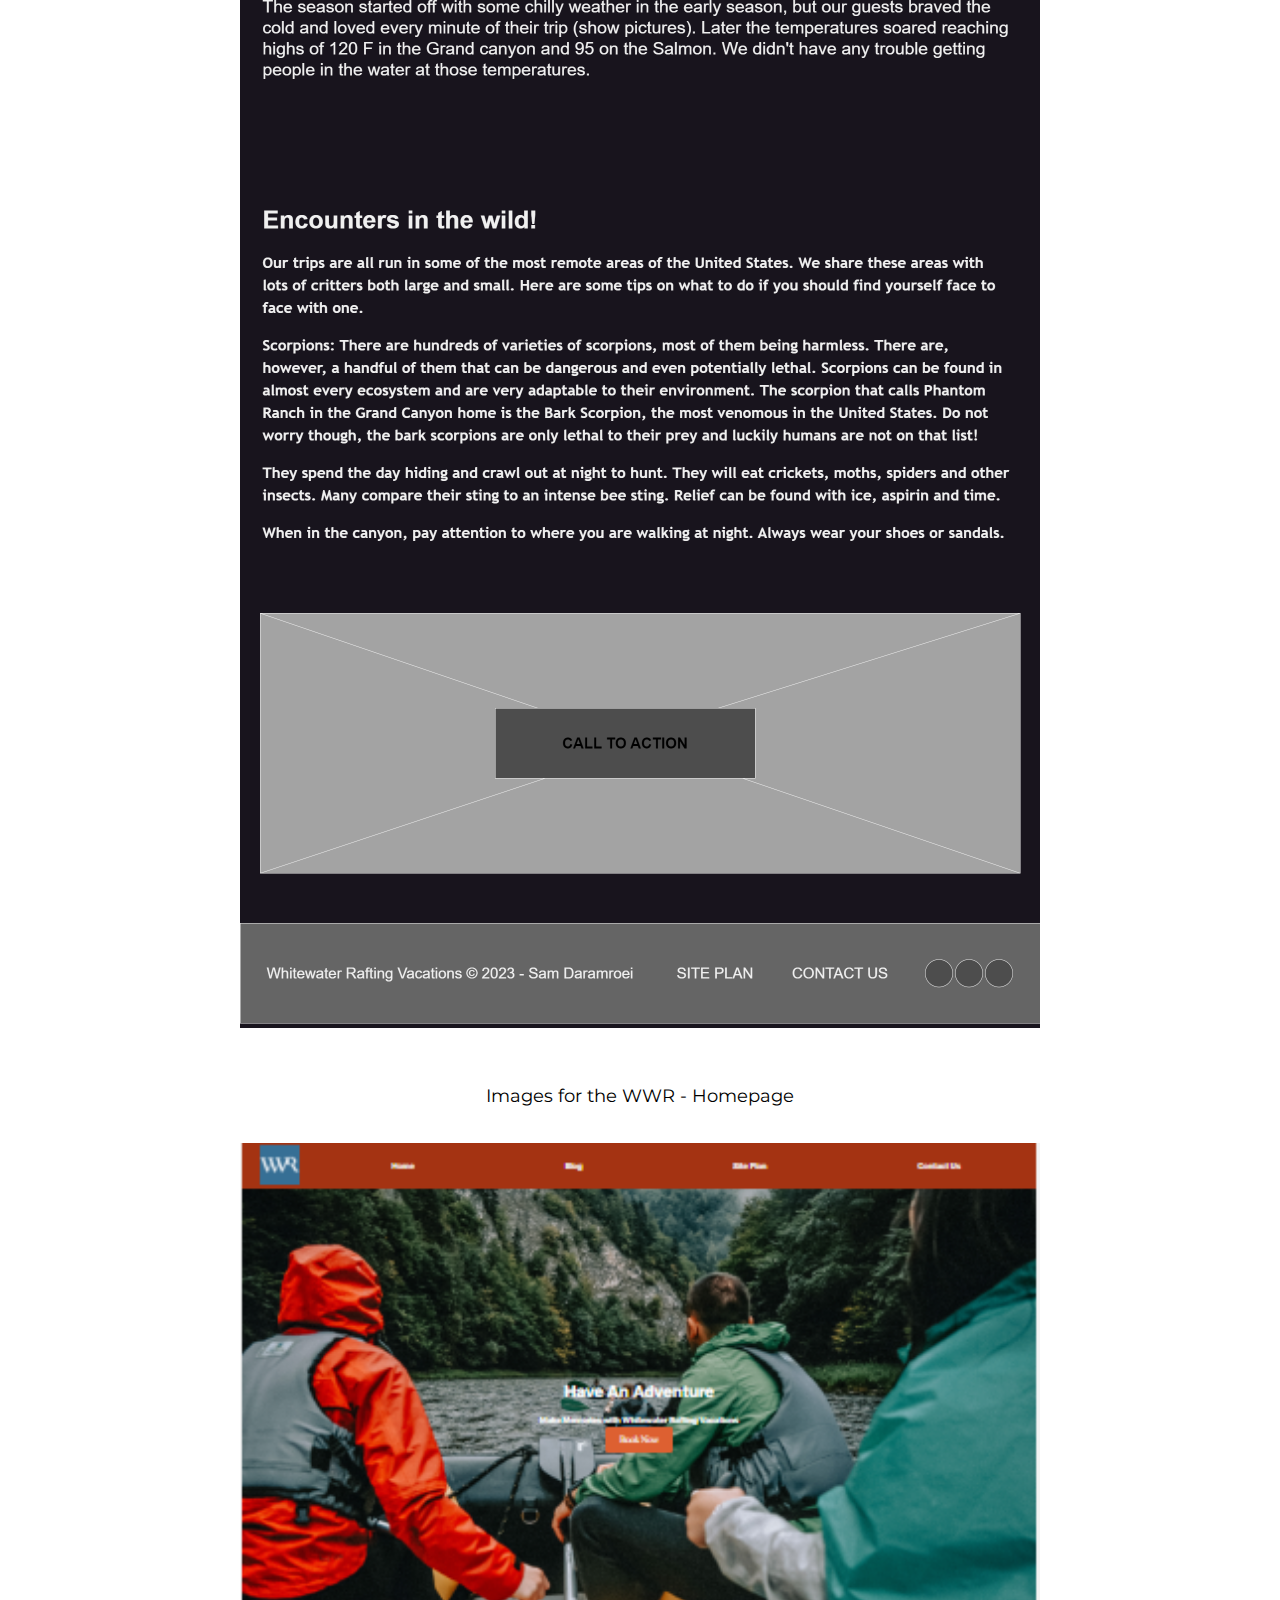
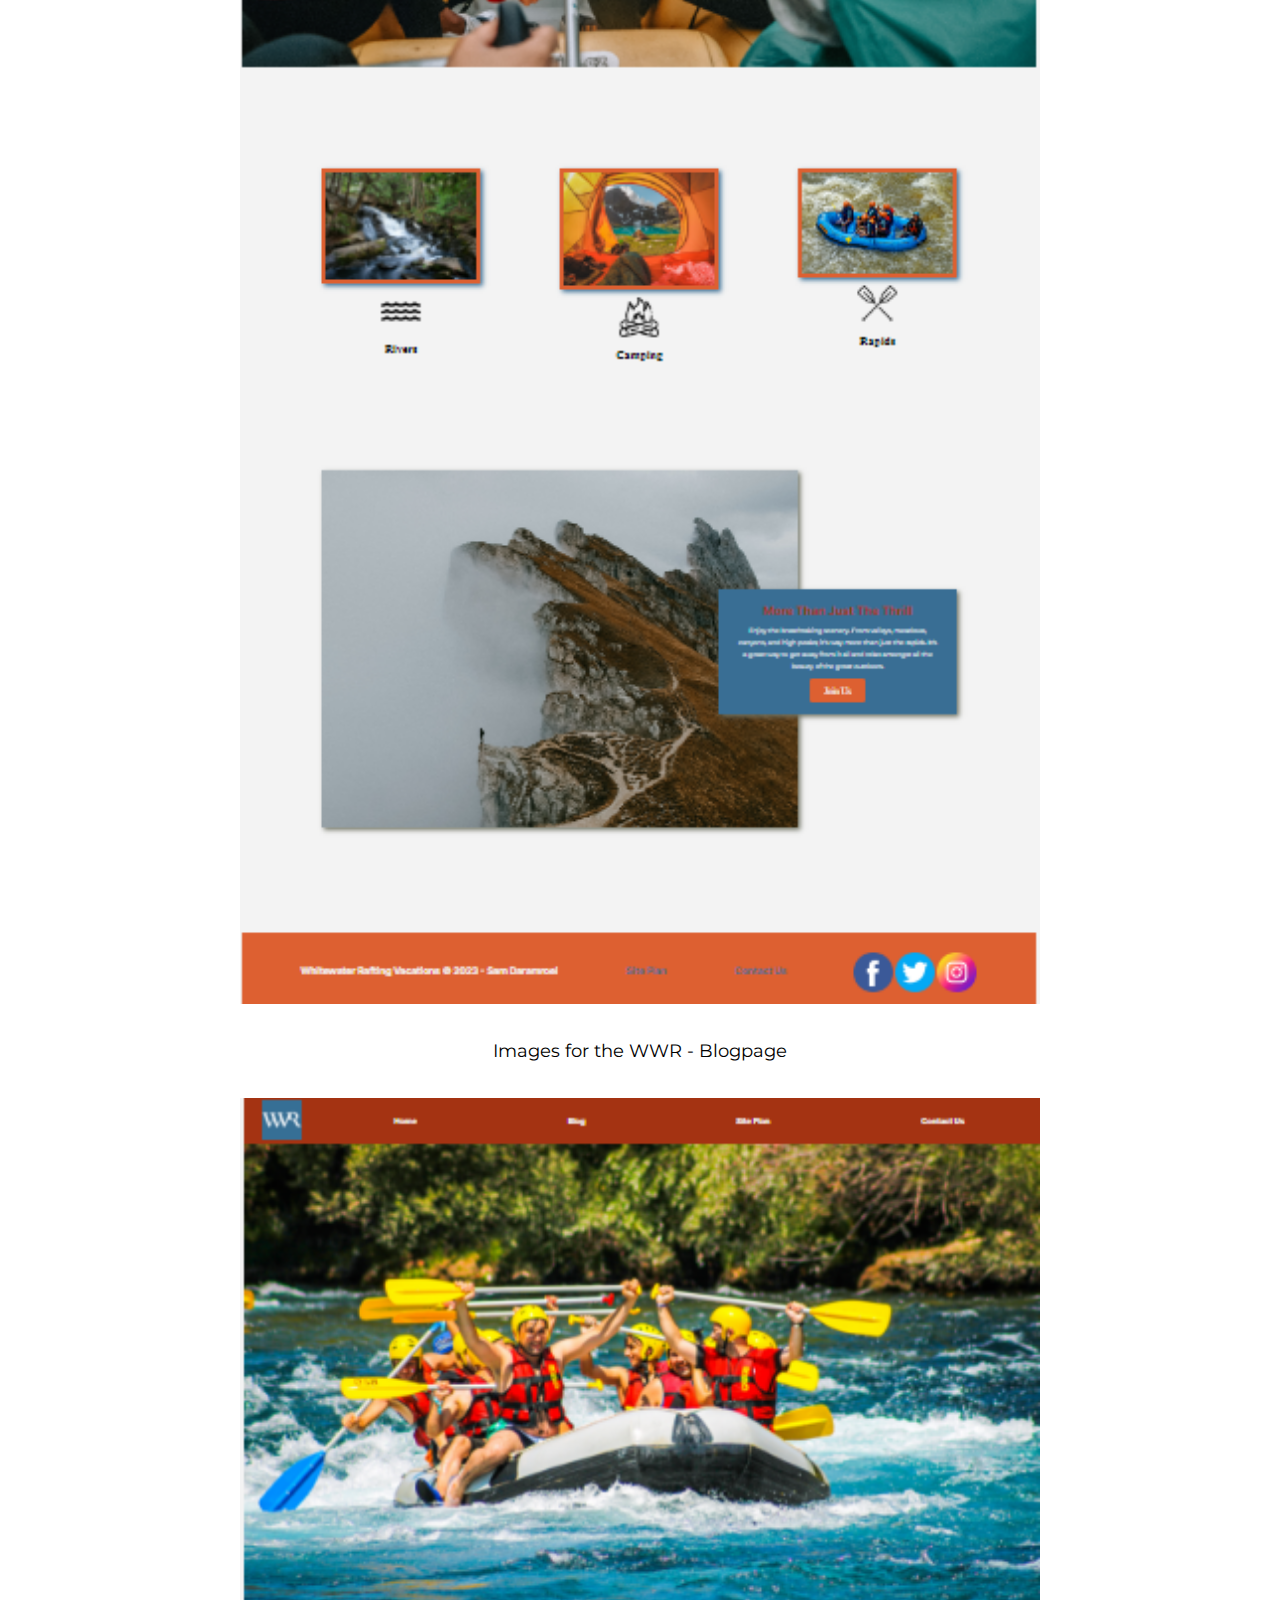
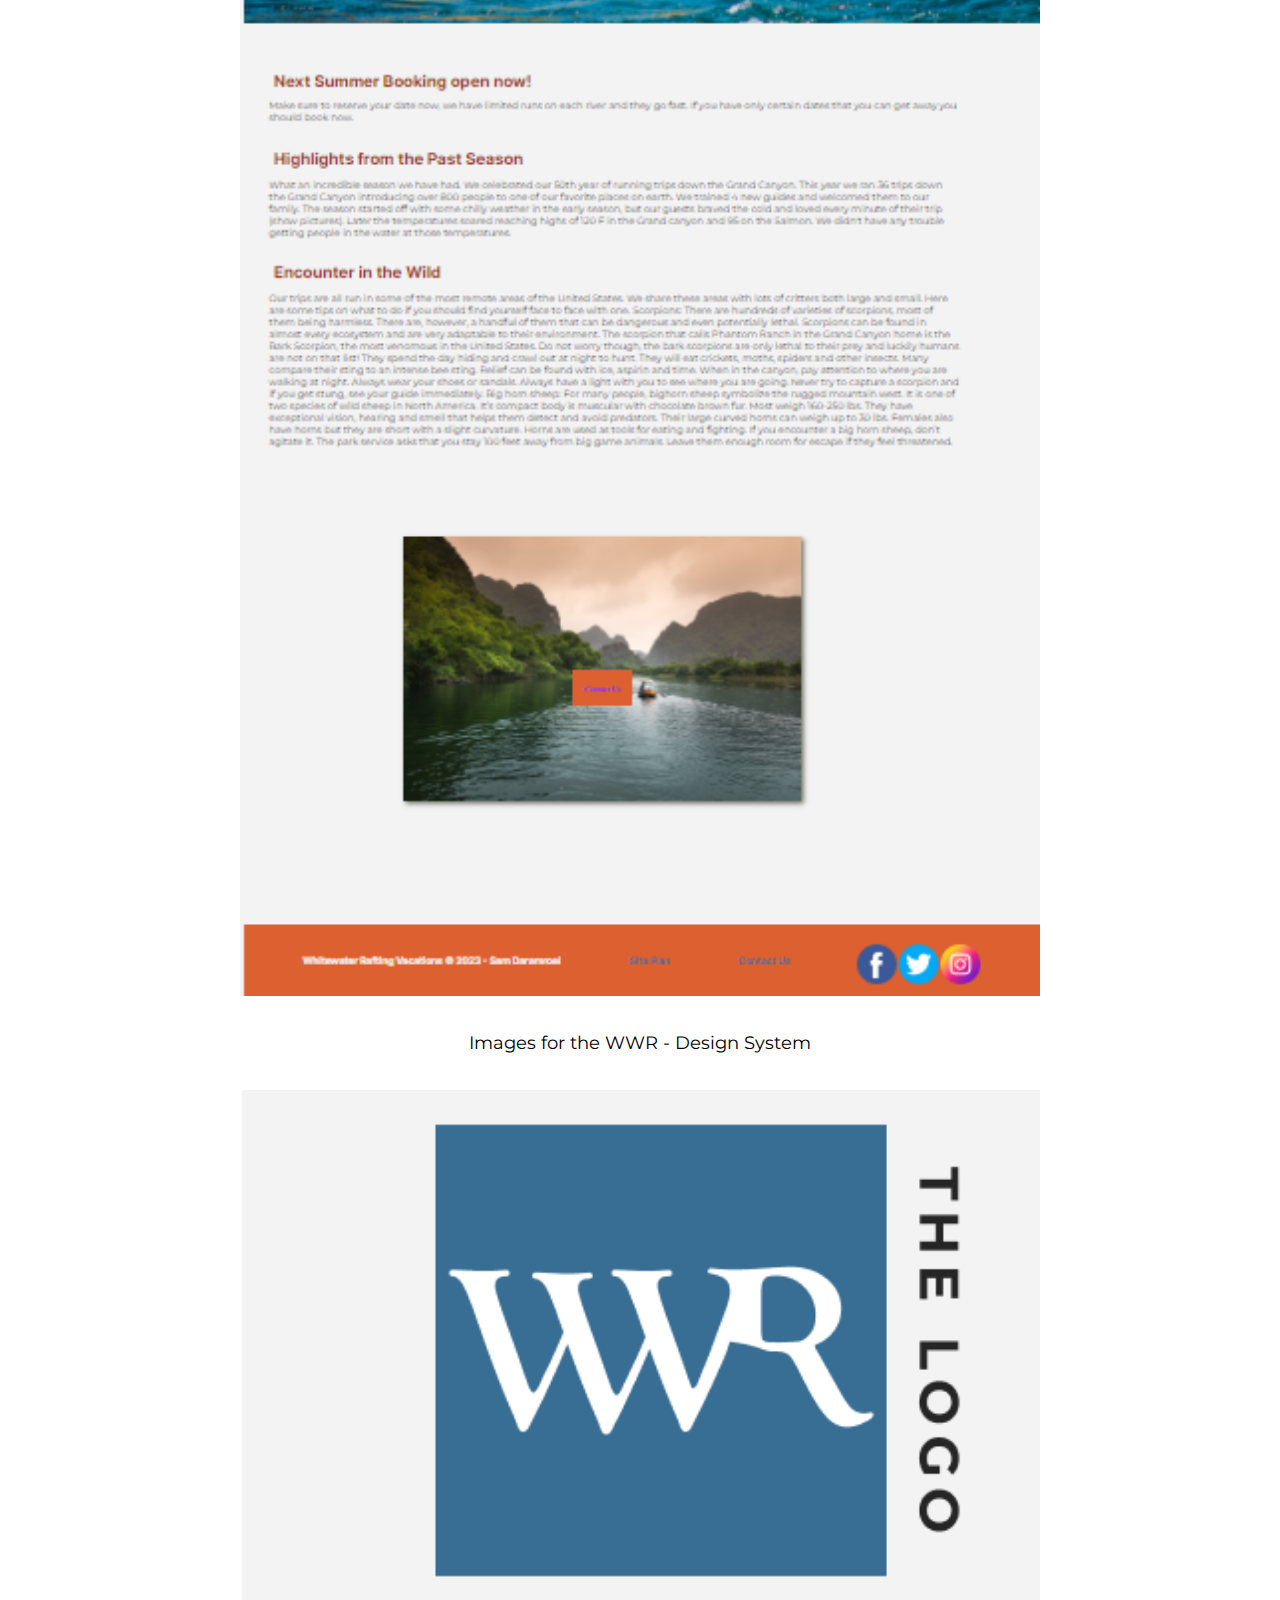
<file: cheerios-studio/site-plan.html>
<html lang="en-us"><head>
    <meta charset="utf-8">
    <title>Site Plan</title>
    <link type="text/css" rel="stylesheet" href="styles/site-plan.css">
  </head>

  <body>
    <header>
        <h1>Cheerios Studio Site Plan</h1>
        <h2>Sam Daramroei</h2>
        <h2>WDD 130 - B5</h2>
      <!-- In the header above, add the name or your site, your name and class number. For example if you are in section 3 you would put WDD 130.03 -->
    </header>
    <main>

      <!-- ------------------------Steps 2-3------------------------------ -->
      <hr>
      <h2>Overview</h2>
      <h3>Purpose</h3>
        <p>
        "Empowering businesses through exceptional web and graphic design.
        <br>
        At Cheerios Studio, our purpose is to provide businesses with top-notch web and graphic design solutions. 
        As a team of talented student UI/UX designers and programmers, we offer services such as 
        UI/UX design, graphic design, web design, content writing, and brand designing. 
        We focus on creating visually stunning and user-friendly experiences that captivate audiences 
        and drive tangible results. Through collaboration, open communication, and a deep 
        understanding of our clients' vision, we strive to exceed expectations and empower 
        businesses to thrive in the digital landscape."
        </p>  <!-- change this -->


      <h3>Audience</h3>
      <p>            
        Our audience consists of businesses and organizations seeking professional and 
        innovative design solutions to elevate their online presence, 
        enhance user experiences, and drive business growth. 
        Regardless of their size or industry, we are committed to delivering exceptional 
        results that meet their unique objectives and exceed their expectations.
      </p>  <!-- change this -->

      <hr>
      <h2>Branding</h2>
      <h3>Website Logo</h3>
      <!-- Replace this with some sort of logo for your site.  A logo can be as simple as the name of your site in a nice font :) -->
      <img class="logo" src="images/icons/Asset1.svg" alt="Logo Image">
      <hr>
      <h2>
        Style Guide
      </h2>

      <!-- ------------------------Steps 4-8------------------------------ -->

      <h3>
        Color Palette
      </h3>
      <!--  The colors you choose for a website are one of the most important decisions you will make. Follow the instructions on the activity in iLearn then return and replace the color codes below with the hex color codes (the 6 digit numbers that show at the bottom of each color) for the colors you have chosen below.  You should have at least 2 colors but do not have to fill in all 4 if you do not need them.  -->

      <!-- Copy and paste the URL to your finished palette below Make sure to paste it into both spots -->
      Palette URL: <a href="https://coolors.co/003049-313131-f77f00-fcbf49" target="_blank">https://coolors.co/003049-313131-f77f00-fcbf49</a>


      <table class="colors">
        <tbody>
            <tr>
                <th>Primary</th>
                <th>Secondary</th>
                <th>Accent1</th>
                <th>Accent2</th>
            </tr>
            <tr>
                <td class="primary">#003049</td>
                <td class="secondary">#313131</td>
                <td class="accent1">#f77f00</td>
                <td class="accent2">#fcbf49</td>
            </tr>
        </tbody>
    </table>

      <!-- ------------------------Step 9------------------------------ -->

      <h3>
        Typography
      </h3>
      <!-- Choose a font for your paragraphs (body copy) and headlines. What font(s) have you chosen? Why did you choose what you did?  Make sure to review the list of web safe fonts at W3Schools.org as a starting point.  Think also about which of your colors above you might use for background and font colors. -->

      <h4>
        Heading Font: Inter  <!-- change this -->
      </h4>
      <h4>
        Paragraph Font: Montserrat  <!-- change this -->
      </h4>
      <h3>
        Normal paragraph example
      </h3>
      <p>
        At Cheerios Studio, our purpose is to provide businesses with 
        top-notch web and graphic design solutions. As a team of talented student 
        UI/UX designers and programmers, we offer services such as UI/UX design, 
        graphic design, web design, content writing, and brand designing. 
      </p>
      <h3>
        Colored paragraph example
      </h3>
      <p class="colored">
        We focus on creating visually stunning and user-friendly 
        experiences that captivate audiences and drive tangible results. 
        Through collaboration, open communication, and a deep understanding of our 
        clients' vision, we strive to exceed expectations and empower businesses to 
        thrive in the digital landscape.
      </p>

      <!-- ------------------------Step 10------------------------------ -->

      <h3>
        Navigation
      </h3>
      <!-- Think about how you want your navigation bar to look. In the site-plan.css file change the colors to your colors to get the look you desire. --> 
      <nav>
        <a href="#">Home</a>
        <a href="#">WHAT</a>
        <a href="#">WORK</a>
      </nav>
      <hr>
      <h2>
        Site Map
      </h2>
      <!-- <img src="images\wireframe-cs\Sitemap.png" alt=""> -->
      <div class="sitemap">
        <div class="sm-home">
          Home
        </div>
        <div class="sm-page2">
          WHAT <!-- change this -->
        </div>
        <div class="sm-page3">
          WORK  <!-- change this -->
        </div>

        <div class="top">
          &nbsp;
        </div>
        <div class="left">
          &nbsp;
        </div>
        <div class="right">
          &nbsp;
        </div>

      </div>

      <!-- --------Content Section -------------- -->
      <hr>
      <h2>
        Content
      </h2>
      <h3>Home page</h3>
      <p>
        Who are we?
        <br>
        At Cheerios Studio, we offer custom web design and development 
        solutions that prioritize communication, collaboration, and client
        satisfaction. We deliver high-quality projects within the agreed
        timeframe and budget, ensuring that clients' needs are met every 
        step of the way.<br>
        Our team consists of high-skilled designers, developers and content managers that pay 
        attention to details and your requirements, delivering the best customized web and design 
        solutions.
        <br>
        Check Our Work!
        <br>
        Ready to elevate your brand? We specialize in web and graphic design that captivates and 
        leaves a lasting impression. Let's create a stunning online presence that reflects your 
        unique identity. From sleek websites to eye-catching logos, we deliver excellence. 
        Don't settle, contact us today to craft a remarkable digital experience. 
        Your success starts here!
      </p>
      <p>Images for the Home page</p>
        <img class="img" src="images\site-map-imgs\pexels-picjumbocom-196644.jpg" alt="image for homepage">
        <img class="img" src="images\site-map-imgs\pexels-pixabay-270404.jpg" alt="image for homepage">
        <img class="img" src="images\site-map-imgs\pexels-tranmautritam-251225.jpg" alt="image for homepage">
        <img class="img" src="images\site-map-imgs\pexels-tranmautritam-326502.jpg" alt="image for homepage">
        <img class="img" src="images\site-map-imgs\pexels-valeriia-miller-3685523.jpg" alt="image for homepage">
      
      <h3>WHAT</h3>
      <p>
        What are the services we provide?
        <br>
        At Cheerios Studio, we are your one-stop solution for all your digital design needs. 
        Our services include:
        <em>Web Design:</em> We craft visually stunning and user-friendly websites that engage your audience and 
        drive results. From responsive layouts to seamless navigation, we ensure a memorable online 
        experience for your visitors.<br>
        <em>UI/UX Design:</em> We prioritize user-centric design, creating interfaces that are not only 
        aesthetically pleasing but also intuitive and easy to navigate.
        Our goal is to enhance user satisfaction and maximize the impact of your digital products.<br>
        <em>Social Media Content Management:</em> Harness the power of social media with our expert content 
        management services. We develop captivating visuals and engaging copy that resonate with your 
        target audience, building a strong online presence and driving 
        meaningful engagement.<br>
        <em>Branding Design:</em> Your brand deserves to stand out in a crowded marketplace. 
        We specialize in crafting compelling brand identities that accurately represent your values and 
        leave a lasting impression. From logo design to brand guidelines, we ensure 
        consistency across all touchpoints.<br>
        At Cheerios Studio, we are passionate about delivering exceptional designs that elevate your 
        brand and help you achieve your goals. Let us be your creative partner, bringing your vision to 
        life and making a lasting impact in the digital landscape. 
        Contact us today to discuss how we can collaborate and take your brand to new heights.
      </p>
      <p>Images for the Page 2</p>
      <img class="img" src="images\site-map-imgs\pexels-fabian-wiktor-3471423.jpg" alt="image for who_page">
      <img class="img" src="images\site-map-imgs\pexels-ofspace-llc-16323580.jpg" alt="image for who_page">
     

      
      <h3>WORK</h3>
      <p>
        White Water Rafting - Wireframing
        <br>
        White Water Rafting provides resources and insights to help you make informed 
        decisions and engage in safe and enjoyable white water rafting experiences. 
        Discover the world of white water rafting and unlock its potential for teamwork, 
        leadership, and learning. Therefore our design needed to be simple but yet 
        captivating so the users don’t get bored or distracted while reading the content. 
      </p>
      <hr>
      <p>
        White Water Rafting - Homepage
        <br>
        The homepage design and structure of the homepage present a visually 
        engaging layout, combining appealing images with concise and clear sections to 
        promote the company's whitewater rafting vacations. The navigation menu, 
        hero section, main content, and footer work together to provide users with 
        information, an opportunity to take action, and access to additional pages and 
        social media channels.
      </p>
      <hr>
      <p>
        White Water Rafting - Blogpage
        <br>
        The design and structure of the Blog page maintain consistency with the 
        overall website. It provides users with informative blog content about the 
        company's offerings and experiences, along with an opportunity to contact the 
        company if needed.
      </p>
      <hr>
      <p>
        White Water Rafting - Design System 
        <br>
        <em>Color Palette:</em><br>
        The chosen color palette consists of four colors: primary, secondary, accent 1, and accent 2.
        The primary color (#396E94) is a deep blue tone that evokes a sense of depth and stability, 
        which can be suitable for a water-related adventure theme.
        The secondary color (#A43312) is a warm reddish-brown shade that adds 
        contrast and energy to the palette.
        The accent 1 color (#DD6031) is a vibrant orange hue that can 
        create a focal point and draw attention to specific elements.
        The accent 2 color (#FFFFFF) is white, which provides a clean and neutral 
        background for the content.
        Overall, the chosen color palette offers a harmonious combination of colors 
        that can evoke a sense of adventure and energy, 
        while also maintaining visual balance and readability.
        <em>Typography:</em><br>
        The chosen heading font, "Inter," is a versatile and modern sans-serif typeface. 
        It is known for its legibility and suitability for various design contexts.
        The paragraph font, "Montserrat," is another popular sans-serif typeface that 
        offers a clean and elegant appearance. It is widely used for both headings and body text.
        The selected typography was a good choice, as both "Inter" and "Montserrat" 
        are widely recognized and commonly used fonts that offer readability and a 
        contemporary aesthetic.
        Overall, the chosen color palette and typography is well-suited for a 
        whitewater rafting and adventure-themed website. 
        The colors convey a sense of excitement and nature, 
        while the typography ensures clear and legible text throughout the website.
      </p>
      <p>Images for the WWR - Wireframing</p>
      <img class="img" src="images/site-map-imgs/wwr_homepage.wireframe.png" alt="Homepage.wireframe">
      <img class="img" src="images/site-map-imgs/wwr_blog.wireframe.drawio.png" alt="Blogpage.wireframe">
      <br>
      <p> Images for the WWR - Homepage </p>
      <!-- these images will be replaced with a HQ one. -->
      <img class="img" src="images/site-map-imgs/wwr-homepage.completed.png" alt="Completed Design of Homepage">
      <p> Images for the WWR - Blogpage </p>
      <img class="img" src="images/site-map-imgs/wwr-blogpage.completed.png" alt="Completed Design of Blogpage">
      <p> Images for the WWR - Design System </p>
      <img class="img" src="images/site-map-imgs/WWR.ds.png" alt="Design System of WWR">
              
      
      <h2>
        Wireframes
      </h2>

      <h3>Home</h3>
      <img class="img" src="images\wireframe-cs\main_wireframe.png" alt="home page wireframe">

      <h3>WHAT</h3>
      <img class="img" src="images\wireframe-cs\what_wireframe.png" alt="what_page wireframe">

      <h3>WORK</h3>
      <img class="img" src="images/wireframe-cs/work-page.wireframe.png" alt="page 3 wireframe">
    </main>
  

</body></html>
</file>
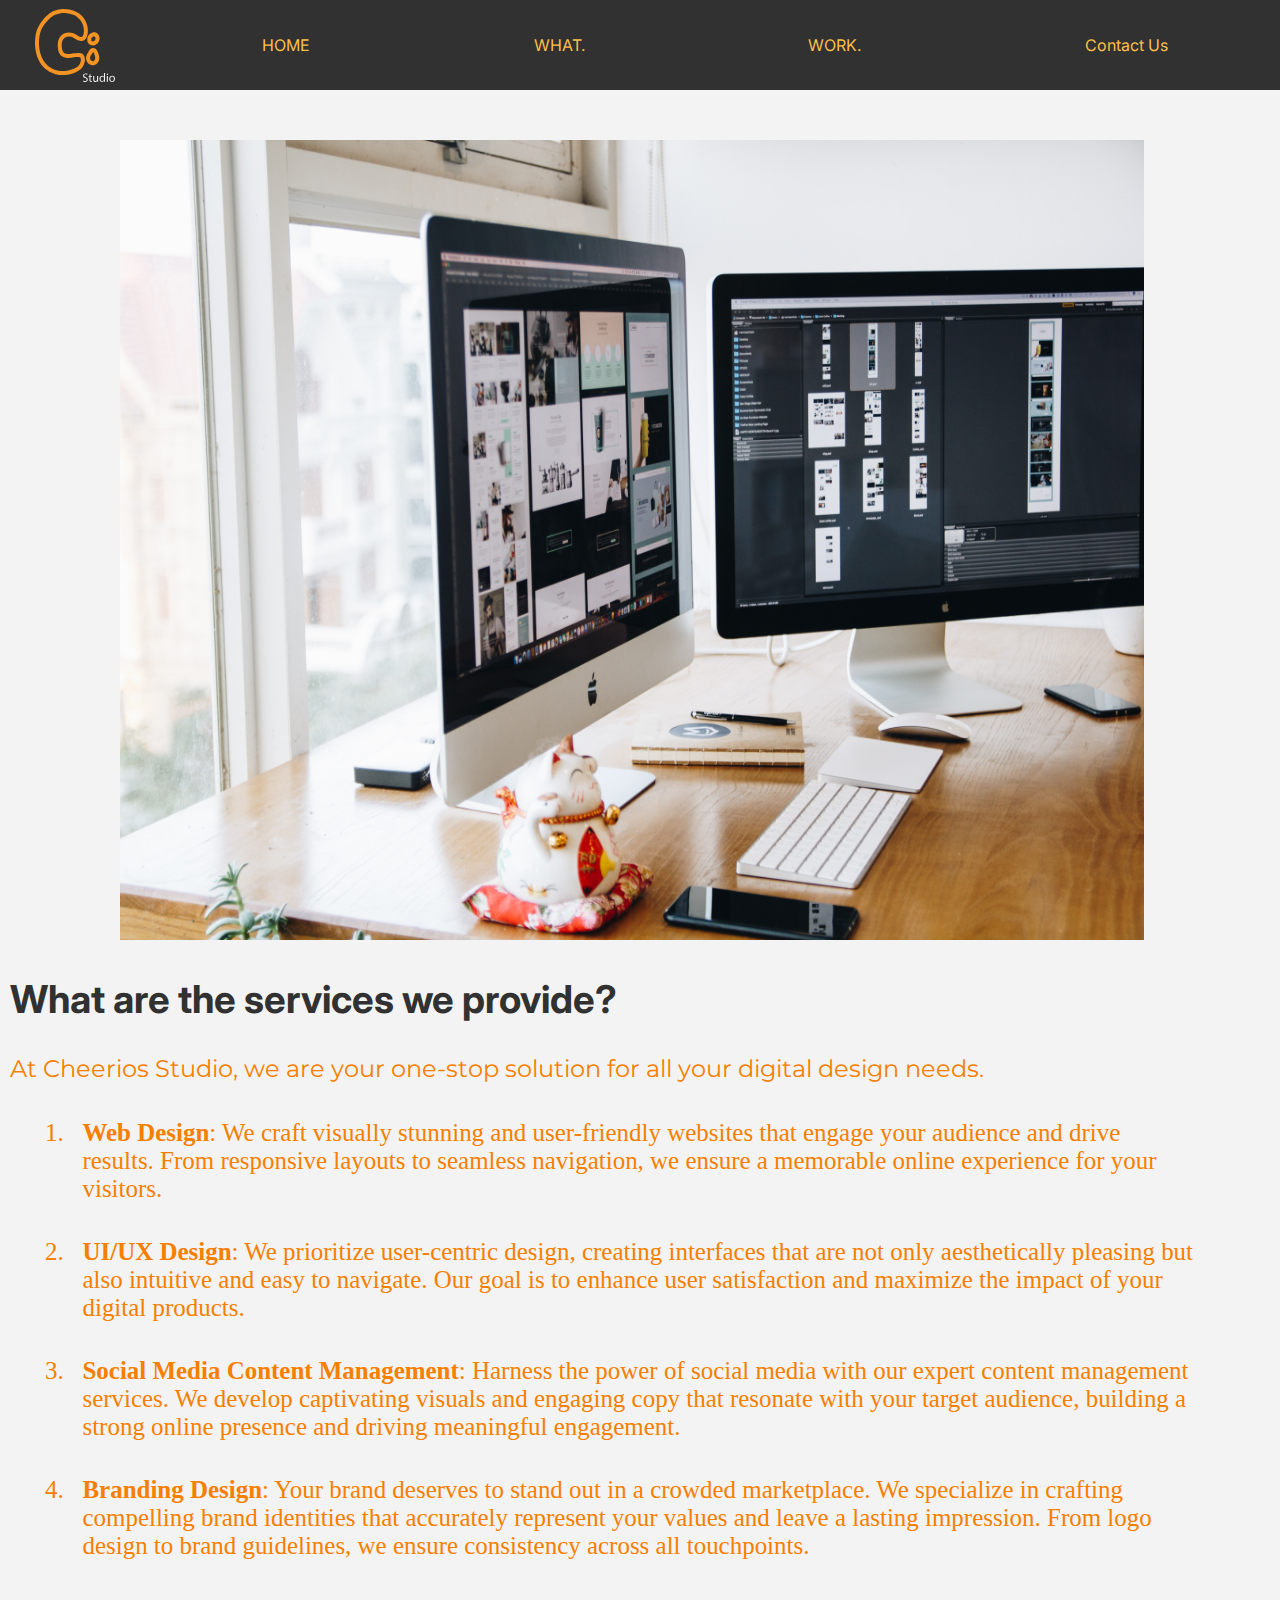
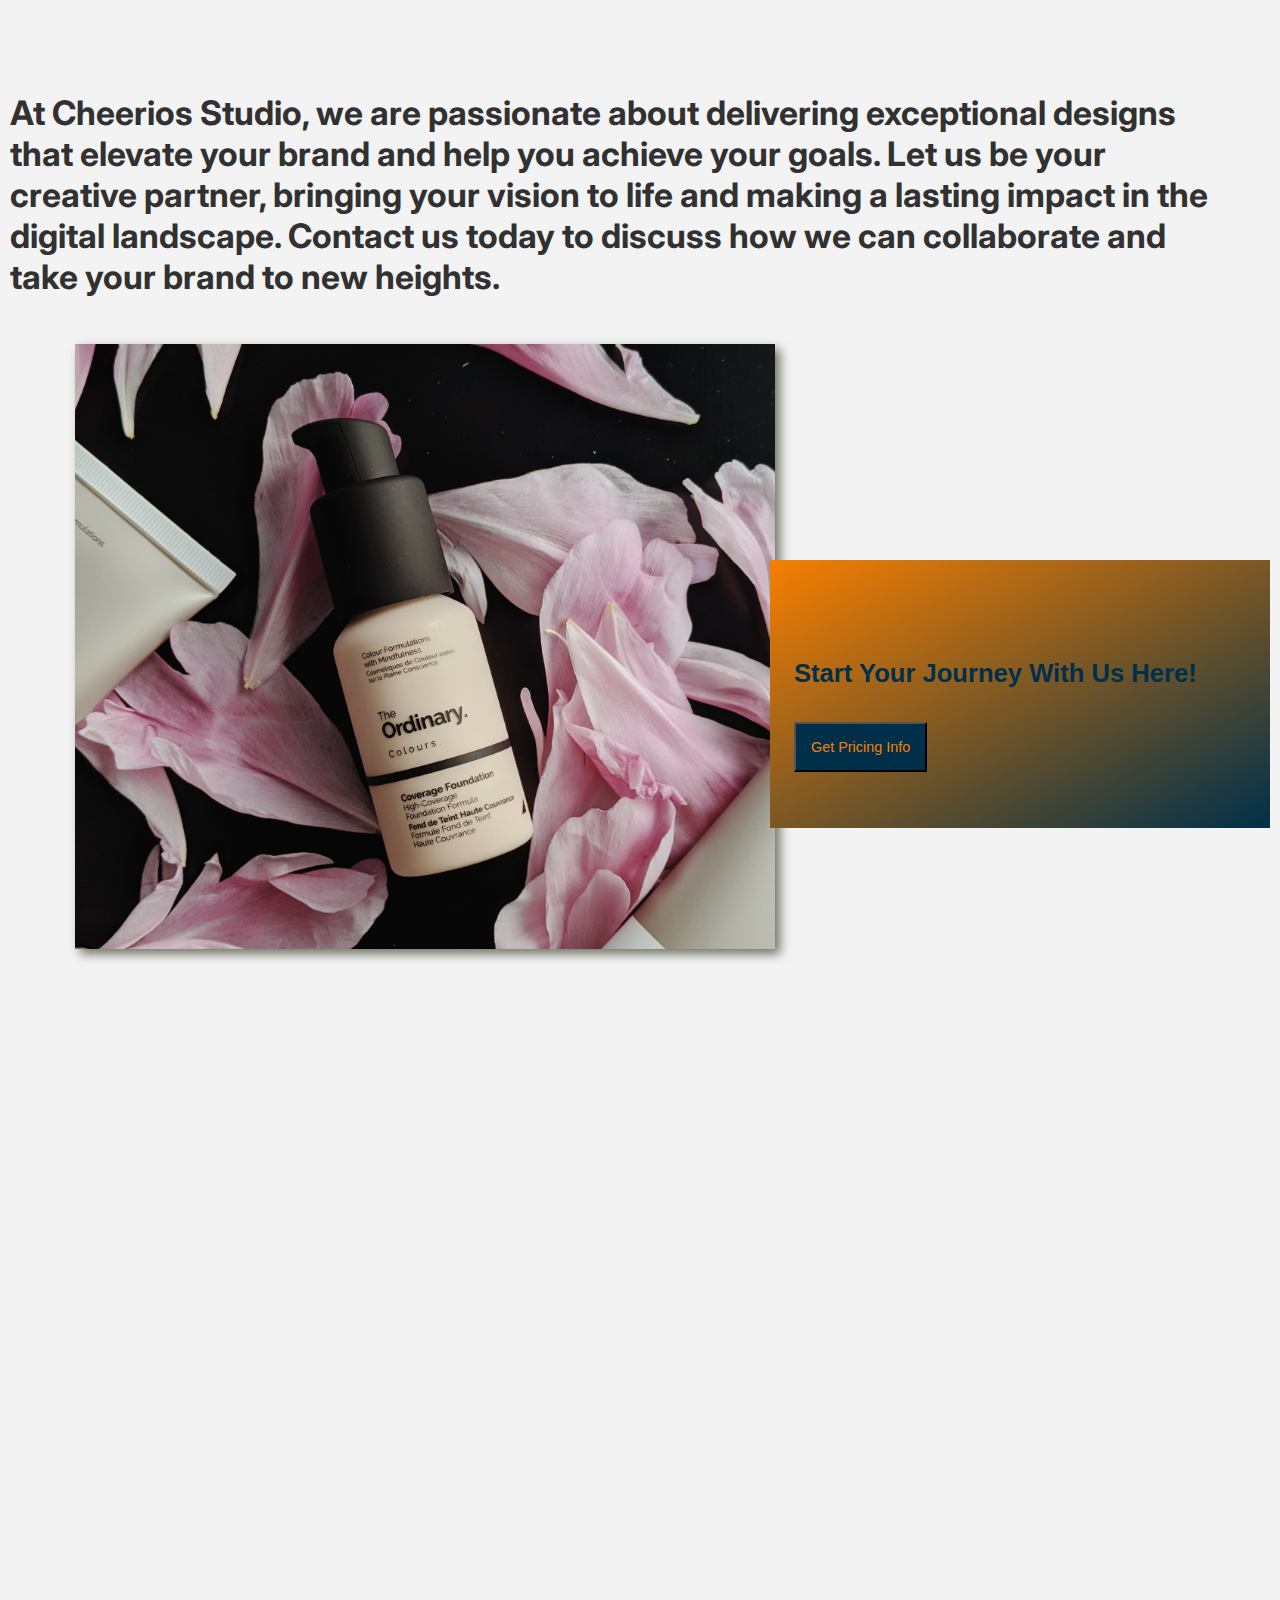
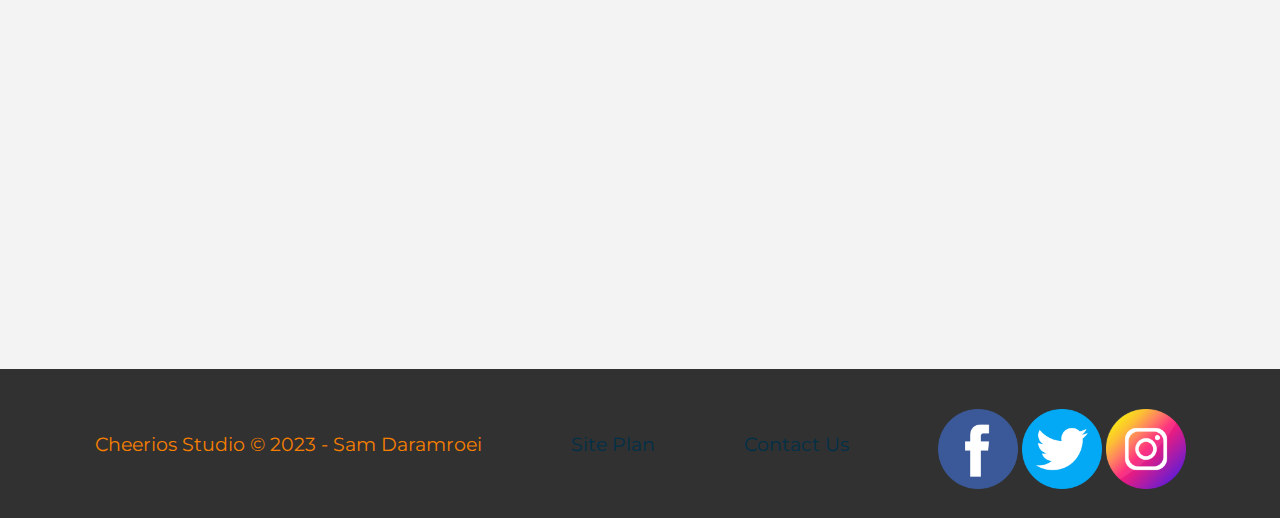
<file: cheerios-studio/what.html>
<!DOCTYPE html>
<html lang="en">
<head>
    <meta charset="UTF-8">
    <meta http-equiv="X-UA-Compatible" content="IE=edge">
    <meta name="viewport" content="width=device-width, initial-scale=1.0">
    <title>WHAT-Cheerio Studio</title>
    <link rel="stylesheet" href="styles/style.css">
</head>
<body>
    <div id="content">
        <header>
            <a id="logo_link" href="index.html">
                <img class="logo" src="images/icons/Asset1.svg" alt="Cheerio Studio logo">
            </a>
            <nav>
                <a href="index.html">HOME</a>
                <a href="what.html">WHAT.</a>
                <a href="work.html">WORK.</a>
                <a href="contact.html">Contact Us</a>
            </nav>
        </header>
        <div id="what-hero-box">
            <img id="what-hero-img" src="images/site-map-imgs/pexels-tranmautritam-326502.jpg" alt="neat desk view from side">
        </div>
    </div>
    <main class="what-grid">
        <section class="what-info">
            <h2>What are the services we provide?</h2>
            <p>
                At Cheerios Studio, we are your one-stop solution for all your digital design needs.
            </p>
            <div class="services">
                <ul>
                    <li><em>Web Design</em>: We craft visually stunning and user-friendly websites that engage your audience and drive results. From responsive layouts to seamless navigation, we ensure a memorable online experience for your visitors.</li>
                    <li><em>UI/UX Design</em>: We prioritize user-centric design, creating interfaces that are not only aesthetically pleasing but also intuitive and easy to navigate. Our goal is to enhance user satisfaction and maximize the impact of your digital products.</li>
                    <li><em>Social Media Content Management</em>: Harness the power of social media with our expert content management services. We develop captivating visuals and engaging copy that resonate with your target audience, building a strong online presence and driving meaningful engagement.</li>
                    <li><em>Branding Design</em>: Your brand deserves to stand out in a crowded marketplace. We specialize in crafting compelling brand identities that accurately represent your values and leave a lasting impression. From logo design to brand guidelines, we ensure consistency across all touchpoints.</li>
                </ul>
            </div>
        </section>
        <div id="call-to-action">
            <h3>At Cheerios Studio, we are passionate about delivering exceptional
                designs that elevate your brand and help you achieve your goals.
                Let us be your creative partner, bringing your vision to life and
                making a lasting impact in the digital landscape.
                Contact us today to discuss how we can collaborate and take your
                brand to new heights.</h3>
        </div>
        <br><br><br>
        <div class="container">
            <div class="col-md-5">
                <div class="_card card h-100">
                    <div class="_card-icon">
                        <i class="far fa-registered"></i>
                    </div>
                    <div class="_card-body">
                        <h4 class="text-center _card-heading">Start Your Journey With Us Here!</h4>
                        <span class="mb-4 _card-text text-center"></span>
                        <button class="btn _card-button btn-lg btn-outline-light btn-block">Get Pricing Info</button>
                    </div>
                </div>
            </div>
        </div>
        <br><br>
        <div id="background"></div>
        <img class="branding" src="images/site-map-imgs/pexels-valeriia-miller-3685523.png" alt="branding preview">
    </main>
    <footer>
        <p>Cheerios Studio &copy; 2023 - Sam Daramroei</p>
        <p><a href="site-plan.html">Site Plan</a></p>
        <p><a href="contact.html">Contact Us</a></p>
        <div class="social">
            <a href="https://facebook.com">
                <img src="images/icons/facebook.png" alt="fb icon">
            </a>
            <a href="https://twitter.com">
                <img src="images/icons/twitter.png" alt="twitter icon">
            </a>
            <a href="https://instagram.com">
                <img src="images/icons/instagram.png" alt="instagram icon">
            </a>
        </div>
    </footer>
</body>
</html>
</file>
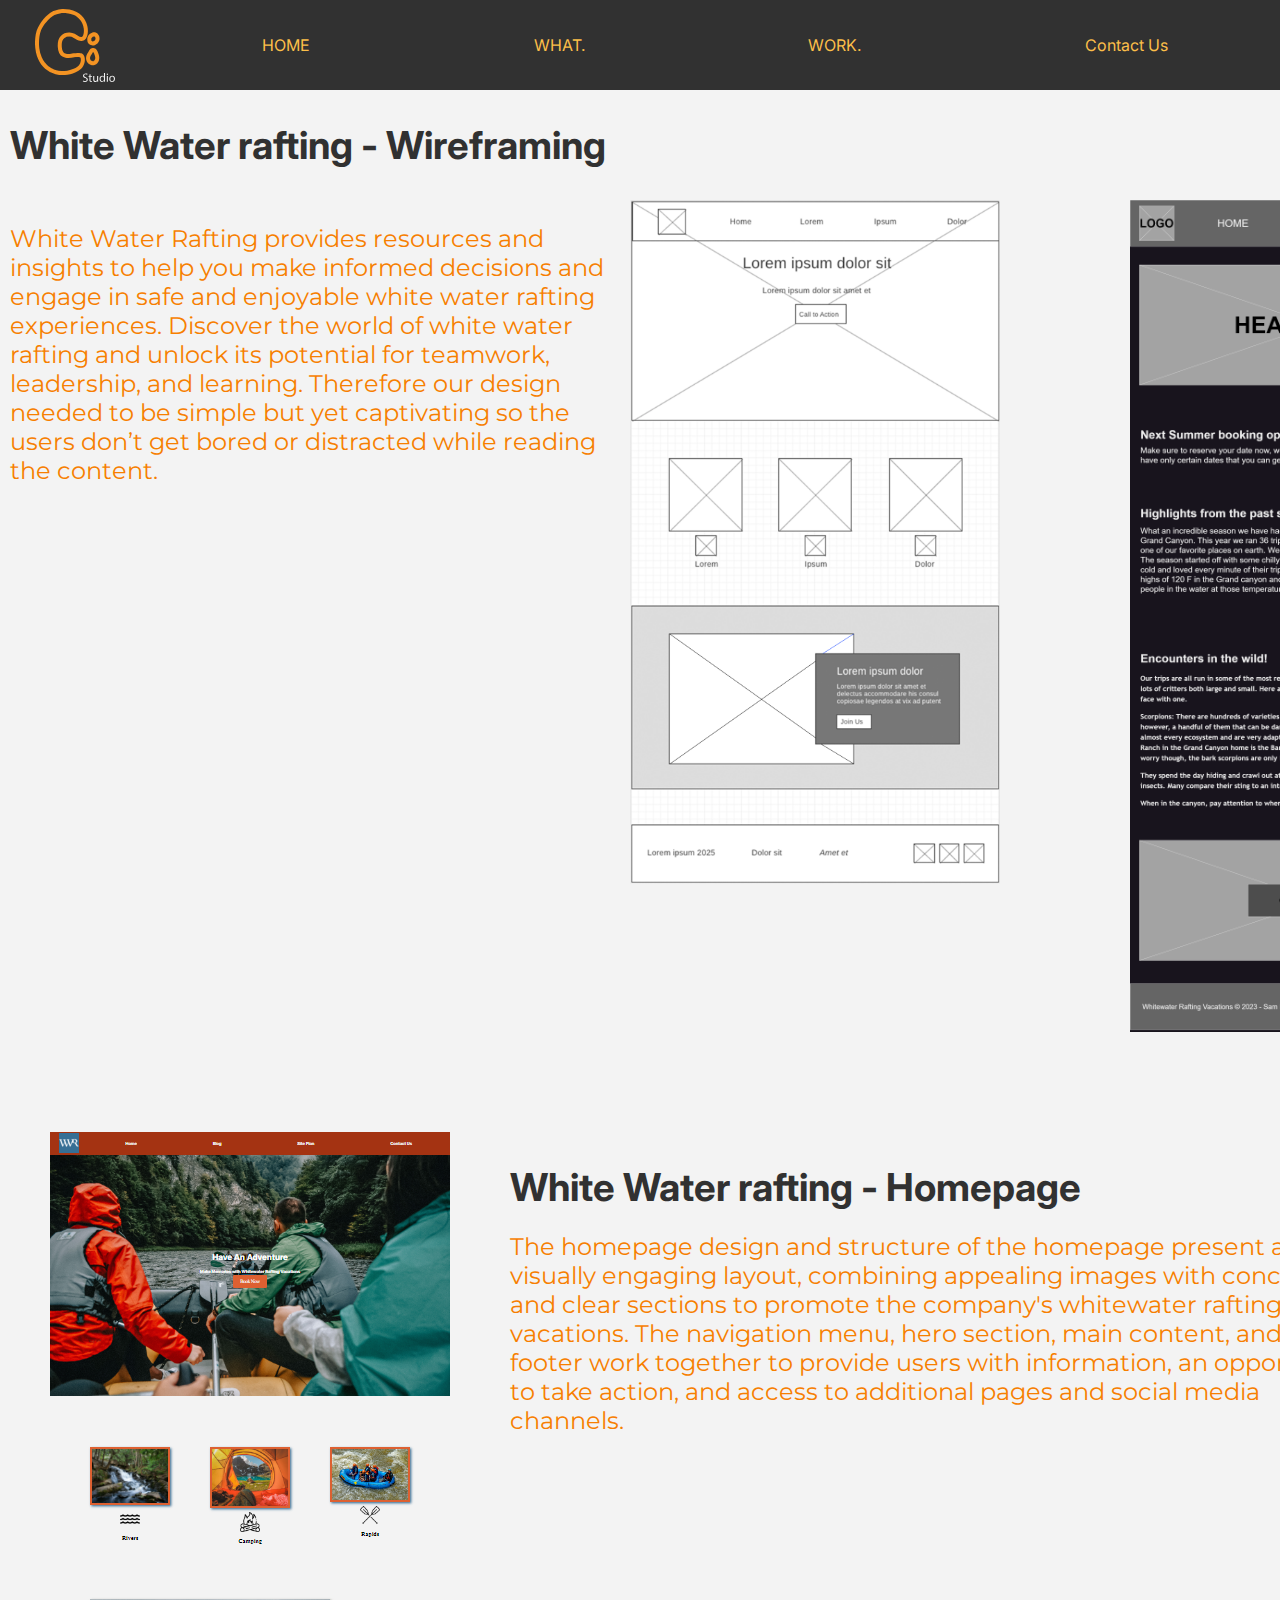
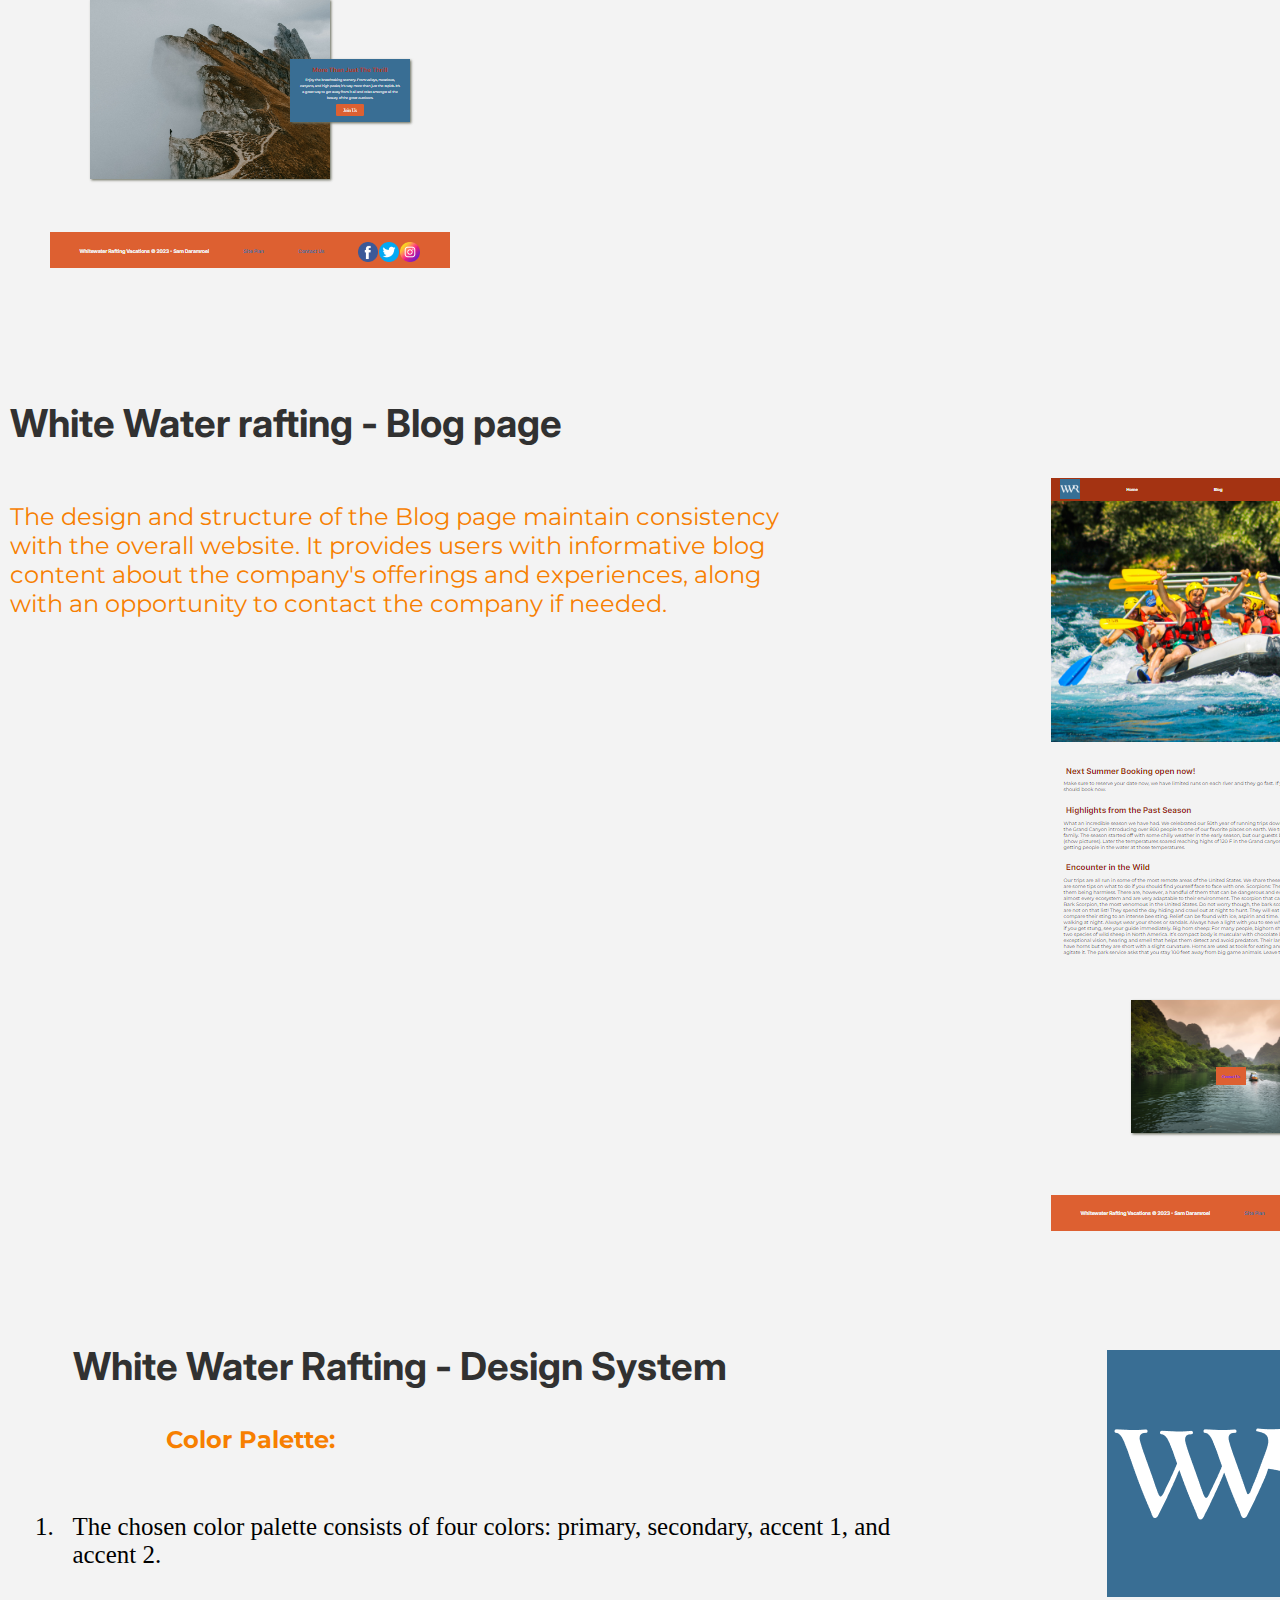
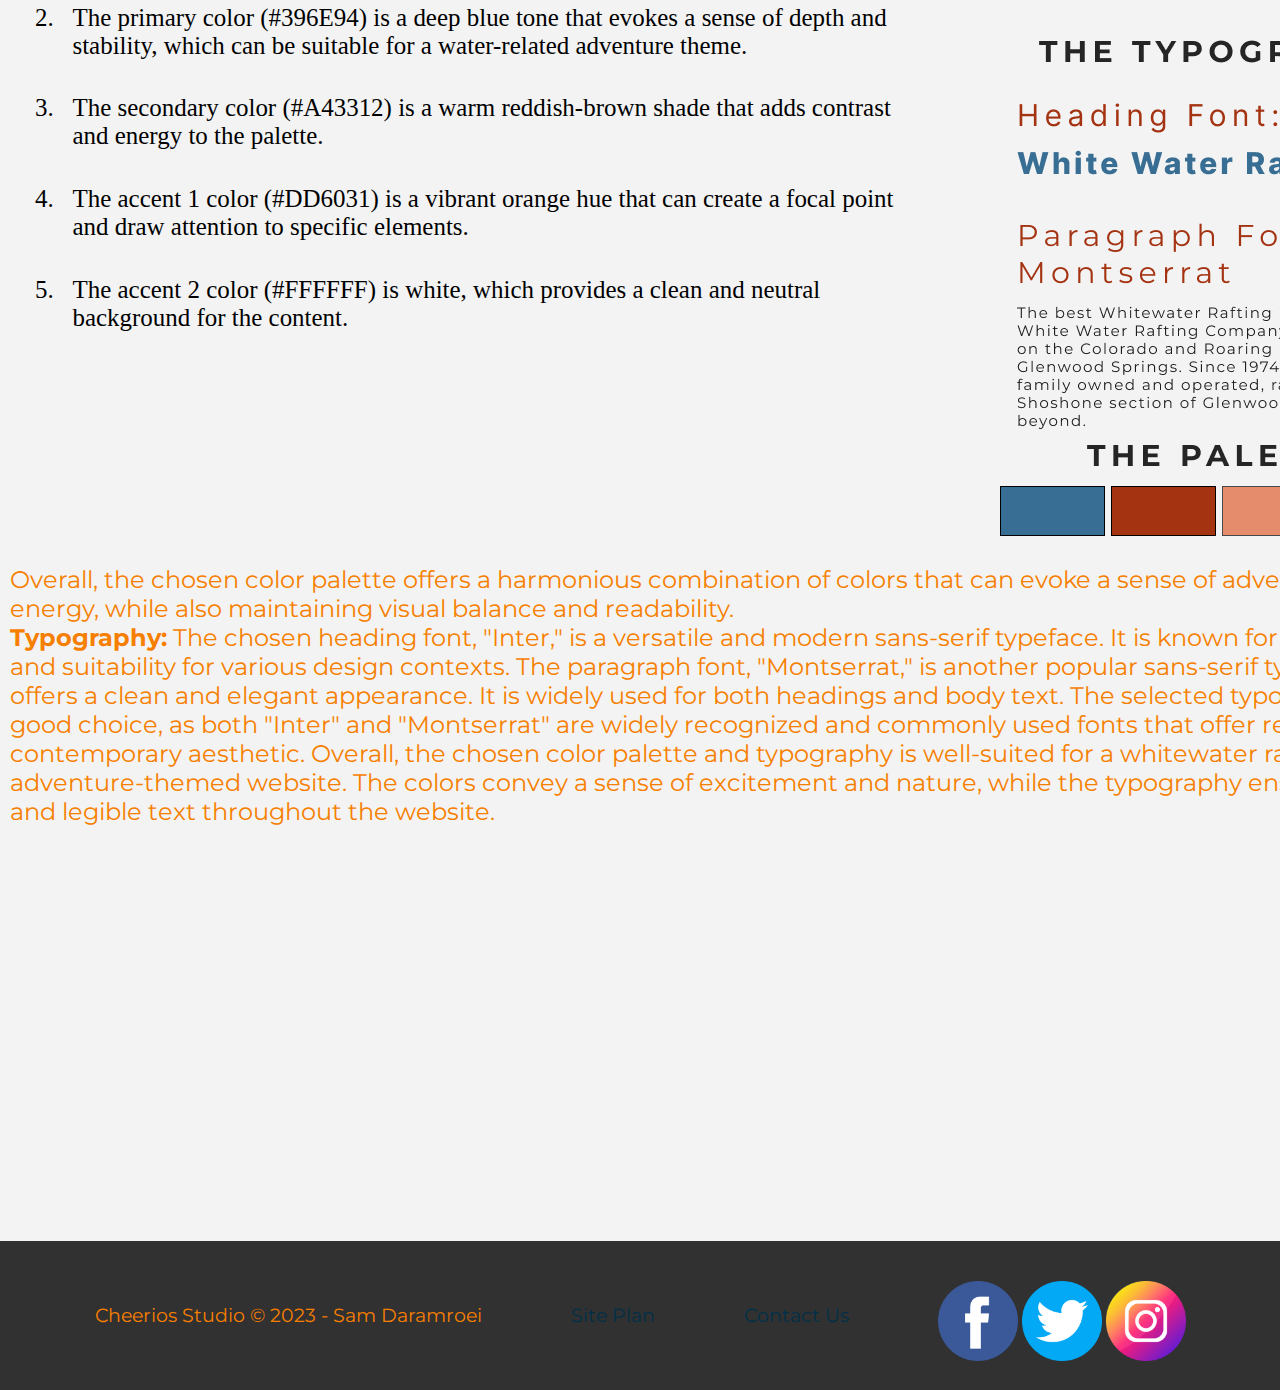
<file: cheerios-studio/work.html>
<!DOCTYPE html>
<html lang="en">
<head>
    <meta charset="UTF-8">
    <meta http-equiv="X-UA-Compatible" content="IE=edge">
    <meta name="viewport" content="width=device-width, initial-scale=1.0">
    <title>WORK-Cheerio Studio</title>
    <link rel="stylesheet" href="styles/style.css">
</head>
<body>
    <div id="content">
        <header>
            <a id="logo_link" href="index.html">
                <img class="logo" src="images/icons/Asset1.svg" alt="Cheerio Studio logo">
            </a>
            <nav>
                <a href="index.html">HOME</a>
                <a href="what.html">WHAT.</a>
                <a href="work.html">WORK.</a>
                <a href="contact.html">Contact Us</a>
            </nav>
        </header>
    <main id="work">
        <div id="container">
            <section id="wwr-wireframe">
                <h2>White Water rafting - Wireframing</h2>
                <p>
                    White Water Rafting provides resources and insights to help 
                    you make informed decisions and engage in safe and enjoyable 
                    white water rafting experiences. Discover the world of white water rafting 
                    and unlock its potential for teamwork, leadership, and learning. 
                    Therefore our design needed to be simple but yet captivating so the 
                    users don’t get bored or distracted while reading the content. 
                </p>
                <img id="wireframe1" src="images/site-map-imgs/wwr_homepage.wireframe.png" alt="homepage wireframe">
                <img id="wireframe2" src="images/site-map-imgs/wwr_blog.wireframe.drawio.png" alt="blog page wireframe">
            </section>
            <section id="wwr-homepage">
                <h2>White Water rafting - Homepage</h2>
                <img class="homepage-img" src="images/site-map-imgs/wwr-homepage.completed.png" alt="wwr-homepage">
                <p>
                    The homepage design and structure of the homepage present a 
                    visually engaging layout, combining appealing images with concise and 
                    clear sections to promote the company's whitewater rafting vacations. 
                    The navigation menu, hero section, main content, and footer work together to 
                    provide users with information, an opportunity to take action, and access to 
                    additional pages and social media channels.
                </p>
            </section>
            <section id="wwr-blogpage">
                <h2>White Water rafting - Blog page</h2>
                <p>
                    The design and structure of the Blog page maintain consistency with 
                    the overall website. It provides users with informative blog content 
                    about the company's offerings and experiences, along with an opportunity to 
                    contact the company if needed.
                </p>
                <img class="blogpage-img" src="images/site-map-imgs/wwr-blogpage.completed.png" alt="wwr-blogpage">
            </section> 
            <section id="wwr-design_system">
                <h2>White Water Rafting - Design System</h2>
                <p id="color">
                    <em>Color Palette: </em>
                </p>
                <ul>
                    <li>
                        The chosen color palette consists of four colors: 
                        primary, secondary, accent 1, and accent 2.
                    </li>
                    <li>
                        The primary color (#396E94) is a deep blue tone that 
                        evokes a sense of depth and stability, which can be suitable for a 
                        water-related adventure theme.
                    </li>
                    <li>
                        The secondary color (#A43312) is a warm reddish-brown shade that adds contrast and 
                        energy to the palette.
                    </li>
                    <li>
                        The accent 1 color (#DD6031) is a vibrant orange hue that can create a 
                        focal point and draw attention to specific elements.
                    </li>
                    <li>
                        The accent 2 color (#FFFFFF) is white, which provides a clean and neutral 
                        background for the content.
                    </li>
                </ul>
                <img class="design_system-img" src="images/site-map-imgs/WWR.ds.png" alt="design system">
                <p id="summary">
                    Overall, the chosen color palette offers a harmonious combination of colors 
                    that can evoke a sense of adventure and energy, while also maintaining visual balance 
                    and readability.
                    <br>
                    <em>Typography:</em>
                    The chosen heading font, "Inter," is a versatile and modern sans-serif typeface. 
                    It is known for its legibility and suitability for various design contexts.
                    The paragraph font, "Montserrat," is another popular sans-serif typeface that offers a 
                    clean and elegant appearance. It is widely used for both headings and body text.
                    The selected typography was a good choice, as both "Inter" and "Montserrat" are widely 
                    recognized and commonly used fonts that offer readability and a contemporary aesthetic.
                    Overall, the chosen color palette and typography is well-suited for a whitewater rafting 
                    and adventure-themed website. The colors convey a sense of excitement and nature, while the 
                    typography ensures clear and legible text throughout the website.
                <p>
            </section>
        </div>
    </main>
    <footer>
        <p>Cheerios Studio &copy; 2023 - Sam Daramroei</p>
        <p><a href="site-plan.html">Site Plan</a></p>
        <p><a href="contact.html">Contact Us</a></p>
        <div class="social">
            <a href="https://facebook.com">
                <img src="images/icons/facebook.png" alt="fb icon">
            </a>
            <a href="https://twitter.com">
                <img src="images/icons/twitter.png" alt="twitter icon">
            </a>
            <a href="https://instagram.com">
                <img src="images/icons/instagram.png" alt="instagram icon">
            </a>
        </div>
    </footer>
</div>   
</body>
</html>
</file>
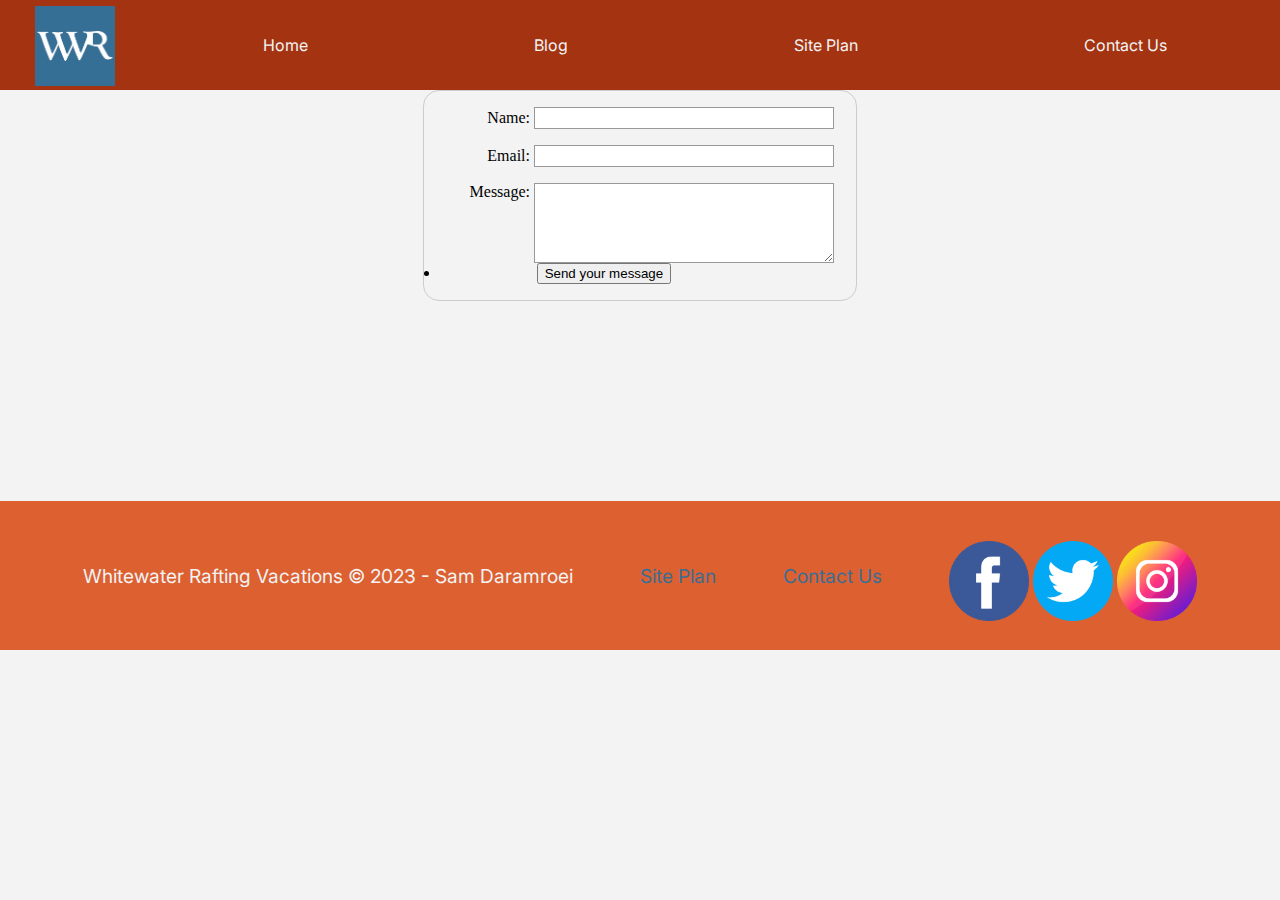
<file: wwr/contactus.html>
<!DOCTYPE html>
<html lang="en">
<head>
    <meta charset="UTF-8">
    <meta http-equiv="X-UA-Compatible" content="IE=edge">
    <meta name="viewport" content="width=device-width, initial-scale=1.0">
    <title> Contact Us </title>
    <link rel="stylesheet" href="styles/style.css">
</head>
<body>
    <div id="content">
        <header>
            <a id="logo_link" href="index.html">
                <img class="logo" src="images/96ppi/WhiteWaterRaftinglogo.png" alt="whitewater rafting Vacations logo">
            </a>
            <nav>
                <a href="index.html">Home</a>
                <a href="wwr-blog.html">Blog</a>
                <a href="site-plan-rafting.html">Site Plan</a>
                <a href="contactus.html">Contact Us</a>
            </nav>
        </header>

        <form action="/wwr/form-handler" method="post">
            <ul>
                <li>
                  <label for="name">Name:</label>
                  <input type="text" id="name" name="user_name" />
                </li>
                <li>
                  <label for="mail">Email:</label>
                  <input type="email" id="mail" name="user_email" />
                </li>
                <li>
                  <label for="msg">Message:</label>
                  <textarea id="msg" name="user_message"></textarea>
                </li>
              </ul>
              <li class="button">
                  <button type="submit">Send your message</button>
                </li>
        </form>
        <div id="feedback">
        </div>

        <script>
            // get the feedback div element so we can do something with it.
            const feedbackElement = document.getElementById('feedback');
            // get the form so we can read what was entered in it.
            const formElement = document.forms[0];
            // add a 'listener' to wait for a submission of our form. When that happens run the code below.
            formElement.addEventListener('submit', function(e) {
                // stop the form from doing the default action.
                e.preventDefault();
                // set the contents of our feedback element to a message letting the user know the form was submitted successfully. Notice that we pull the name that was entered in the form to personalize the message!
                feedbackElement.innerHTML = 'Hello '+ formElement.user_name.value +'! Thank you for your message. We will get back with you as soon as possible!';
                // make the feedback element visible.
                feedbackElement.style.display = "block";
                // add a class to move everything down so our message doesn't cover it.
                document.body.classList.toggle('moveDown');
            });
        </script>
        
        <footer>
            <p>Whitewater Rafting Vacations &copy; 2023 - Sam Daramroei</p>
            <p><a href="site-plan-rafting.html">Site Plan</a></p>
            <p><a href="contactus.html">Contact Us</a></p>
            <div class="social">
                <a href="https://facebook.com">
                    <img src="images/icons/facebook.png" alt="fb icon">
                </a>
                <a href="https://twitter.com">
                    <img src="images/icons/twitter.png" alt="twitter icon">
                </a>
                <a href="https://instagram.com">
                    <img src="images/icons/instagram.png" alt="instagram icon">
                </a>
            </div>
        </footer>
    </div>   
</body>
</html>
</file>
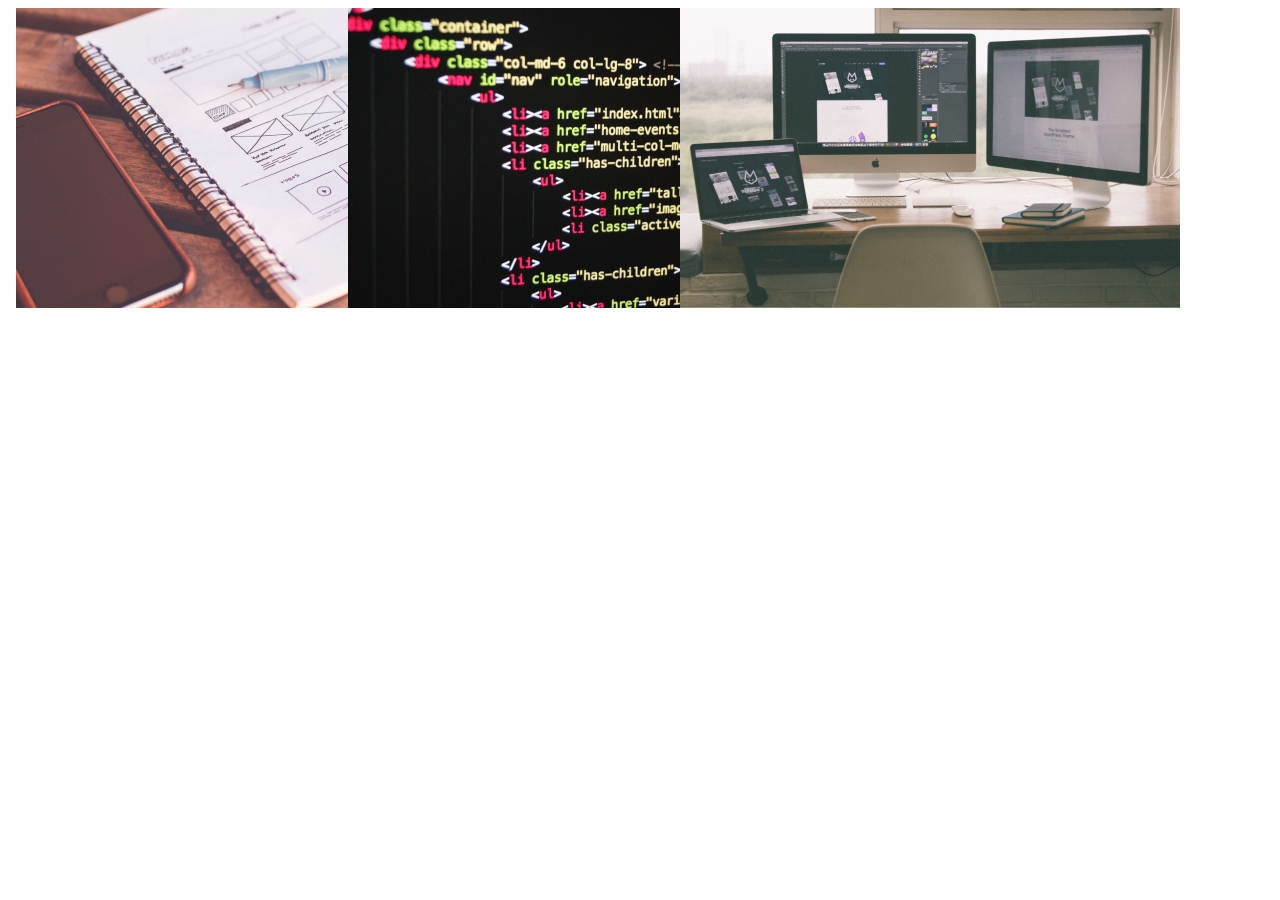
<file: cheerios-studio/components/lightbox.html>
<!DOCTYPE html>
<html lang="en">
<head>
    <meta charset="UTF-8">
    <meta name="viewport" content="width=device-width, initial-scale=1.0">
    <title>lightbox-demo</title>
    <link rel="stylesheet" href="lightbox.css">
</head>
<body>
    <div class="row">
        <div class="column">
          <img src="demo-pics/demo-picspexels-picjumbocom-196644.png" onclick="openModal();currentSlide(1)" class="hover-shadow">
        </div>
        <div class="column">
          <img src="demo-pics/demo-picspexels-pixabay-270404.png" onclick="openModal();currentSlide(2)" class="hover-shadow">
        </div>
        <div class="column">
          <img src="demo-pics/demo-picspexels-tranmautritam-251225.png" onclick="openModal();currentSlide(3)" class="hover-shadow">
        </div>
    </div>
      
      <!-- The Modal/Lightbox -->
      <div id="myModal" class="modal">
        <span class="close cursor" onclick="closeModal()">&times;</span>
        <div class="modal-content">
      
          <div class="mySlides">
            <div class="numbertext">1 / 4</div>
            <img src="demo-pics/demo-picspexels-picjumbocom-196644.png" style="width:100%">
          </div>
      
          <div class="mySlides">
            <div class="numbertext">2 / 4</div>
            <img src="demo-pics/demo-picspexels-pixabay-270404.png" style="width:100%">
          </div>
      
          <div class="mySlides">
            <div class="numbertext">3 / 4</div>
            <img src="demo-pics/demo-picspexels-tranmautritam-251225.png" style="width:100%">
          </div>
      
      
          <!-- Next/previous controls -->
          <a class="prev" onclick="plusSlides(-1)">&#10094;</a>
          <a class="next" onclick="plusSlides(1)">&#10095;</a>
      
          <!-- Caption text -->
          <div class="caption-container">
            <p id="caption"></p>
          </div>
      
          <!-- Thumbnail image controls -->
          <div class="column">
            <img class="demo" src="demo-pics/demo-picspexels-picjumbocom-196644.png" onclick="currentSlide(1)" alt="wireframing">
          </div>
      
          <div class="column">
            <img class="demo" src="demo-pics/demo-picspexels-pixabay-270404.png" onclick="currentSlide(2)" alt="coding">
          </div>
      
          <div class="column">
            <img class="demo" src="demo-pics/demo-picspexels-tranmautritam-251225.png" onclick="currentSlide(3)" alt="busy-desk">
          </div>
        </div>
      </div>
      <script src="lightbox.js"></script>
</body>
</html>
<!-- images used to open the lightbox -->
</file>
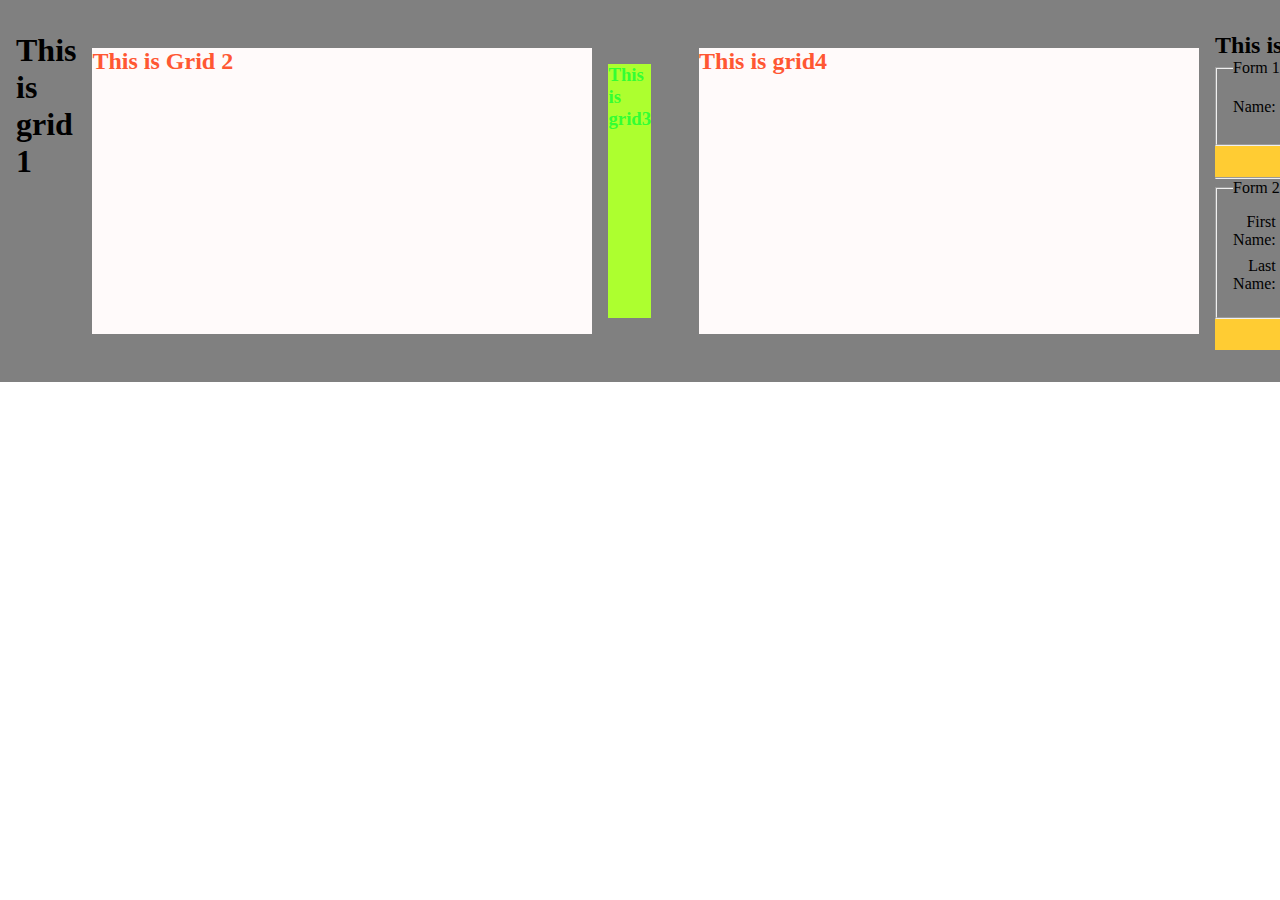
<file: cheerios-studio/extra-credit/extra-credit.html>
<!DOCTYPE html>
<html lang="en">

<head>
    <meta charset="utf-8" />
    <meta name="viewport" content="width=device-width, initial-scale=1" />
    <link rel="icon" href="favicon.ico" />

    <title>Grid Layout Example</title>

    <meta name="description" content="A simple webpage to demonstrate how to do Grid Layout" />

    <!-- Import the webpage's stylesheet -->
    <link rel="stylesheet" href="styles/grid.css" />
</head>

<body>
    <div class="grid1">
        <h1>This is grid 1</h1>
        <div class="grid2">
            <h2>This is Grid 2</h2>
            <div class="grid3">
                <h3>This is grid3</h3>
            </div>
        </div>
        <div class="grid4">
            <h2>This is grid4</h2>
        </div>
        <section>
            <h2>This is grid 5</h2>
            <form action="#">
                <fieldset>
                    <legend>Form 1 - Grid 6</legend>
                    <div>
                        <label for="name">Name:</label>
                        <input type="text" id="name" name="fullname" required placeholder="Full Name" />
                    </div>
                    <div>
                        <label for="email">Email: </label>
                        <input type="email" id="email" name="e-mail" placeholder="test@example.com" />
                    </div>
                </fieldset>
                <button type="submit">Submit</button>
            </form>
            <div>
                <hr />
            </div>
            <form action="#">
                <fieldset>
                    <legend>Form 2 - Grid 7</legend>
                    <div>
                        <label for="name1">First Name:</label>
                        <input type="text" id="name1" name="firstname" required placeholder="First Name" />
                        <label for="name2">Last Name:</label>
                        <input type="text" id="name2" name="lastname" required placeholder="LastName" />
                    </div>
                    <div>
                        <label for="email2">Email: </label>
                        <input type="email" id="email2" name="email2" placeholder="test@example.com" />
                    </div>
                </fieldset>
                <button type="submit">Submit</button>
            </form>
        </section>
    </div>
</body>

</html>
</file>
<file: aboutme/styles/main.css>
/*Setting up the fonts*/
@import url('https://fonts.googleapis.com/css?family=Raleway:500|Montserrat:500');

html {font-size: 125%;} /*20px*/

body {
  background: orangered;
  font-family: 'Raleway', sans-serif;
  font-weight: 500;
  line-height: 1.75;
  color: #151515
}

p {margin-bottom: 1rem;}

h1, h2, h3, h4, h5 {
  margin: 3rem 0 1.38rem;
  font-family: 'Montserrat', sans-serif;
  font-weight: 500;
  line-height: 1.3;
  color: #151515;
}

h1 {
  margin-top: 0;
  font-size: 4.209rem;
  color: #fff;
}

h2 {font-size: 3.157rem;}

h3 {font-size: 2.369rem;}

h4 {font-size: 1.777rem;}

h5 {font-size: 1.333rem;}

em {font-weight: bold ;}

small, .text_small {font-size: 0.75rem;}

/*Setting image position and scale*/
img{
    background-color: #fff;
    padding: 10px;
    margin: 0, 20px, 10px, 0;
    float: right; 
    width: 30%; height: auto;
    position: relative;
    
}

/*Setting up the whole body*/
body {
    margin: 20px;
    background-color: orangered;
}

/*Text content*/
section #introduction {
    margin: 0, 10px, 20px, 0;
    padding: 0;
    float: left;
}

section #edu_pro {
    margin: 0, 10px, 20px, 0;
    float: left;
}
</file>
<file: cheerios-studio/styles/style.css>
@import url('https://fonts.googleapis.com/css2?family=Inter:wght@600;900&family=Montserrat:wght@500&display=swap');

:root {
  
  --primary-color: #003049;
  --secondary-color: #313131;
  --accent1-color: #f77f00;
  --accent2-color: #fcbf49;


  --heading-font: "Inter";
  --paragraph-font: "Montserrat", Helvetica, sans-serif;

  
  --headline-color-on-fcbf49: #003049;  
  --headline-color-on-color: #f77f00; 
  --paragraph-color-on-fcbf49: #003049; 
  --paragraph-color-on-color: white; 
  --paragraph-background-color: #003049;
  --nav-link-color: #fcbf49;
  --nav-background-color: #313131;
  --nav-hover-link-color: #313131;
  --nav-hover-background-color: #f77f00;
}

  body{
      background-color:#f3f3f3;
      padding: 0;
      margin: 0;
  }

  header{
      background-color:var(--nav-background-color);
      font-family: 'Inter', sans-serif;
      display: grid;
      grid-template-columns: 150px auto;
  }

  .logo{
      width: 80px;
  }

  #logo_link{
      padding-top: 5px;
      justify-self: center;
      align-self: center;
  }


  .icon{
      width: 80px;
      padding-top: 10px;
      
  }

  #hero{
      display: grid;
      grid-template-columns: 1fr 3fr 1fr;
      margin-top: -100px;
  }

  #hero-box{
      grid-column: 1/4;
      grid-row: 1/3;
      z-index: -1;
  }

  #hero-img{
      width: 100%;
  }


  h4{
      color: var(--headline-color-on-fcbf49);
      font-family: 'Inter', sans-serif;
  }

  
  #content{
    max-width: 1600px;
    margin: 0 auto;
  }
  
  nav{
      display: flex;
      justify-content: space-around;
    }
    
    nav a{
      text-align: center;
      color: var(--nav-link-color);
      text-decoration: none;
      padding: 35px;
    }
    
    nav a:hover{
      background-color:var(--nav-hover-link-color) ;
      color: var(--nav-hover-background-color);
      text-align: center;
      text-decoration: none;
    }
    
    
    #hero-msg{
      justify-self: center;
      grid-column: 2/3;
      grid-row: 1/2;
      margin-top: 50%;
  }
  
   #hero-msg h1, #hero-msg h4{
    text-align: center;
    font-family: 'Inter', sans-serif;
    color: var(--headline-color-on-fcbf49);
    font-size: 5em;
   }

   #hero-msg h4{
    font-size: 2em;
   }
   

  
  .home-title{
    color: var(--headline-color-on-fcbf49);
    font-family: 'Montserrat', Courier, monospace;
    font-size: 2em;
    margin-top: 10px;

  }
  
  
  .main-grid {
    margin-top: 100px;
    display: grid;
    grid-template-columns: 1fr 750px; /* Two columns: Left column takes 1 fraction, Right column has a fixed width of 750px */
    grid-column-gap: 20px; /* Gap between the columns */
    align-items: start; /* Align items at the top of the grid cells */
  }
  
  #sa-img {
    width: 100%; /* Ensure the image occupies the full width of its container (the right column) */
    height: auto; /* Preserve the aspect ratio of the image */
  }
  
  .main-info {
    text-align: start;
    
  }
  
  .main-info h1{
    font-family: var(--heading-font);
  }
  
  .main-info p{
    font-family: var(--paragraph-font);
  }
  
  .second-paragraph{
    margin-top: 200px;
  }
  
  
  .contactus{
    grid-column: 5/6;
    grid-row: 7/8;
    margin-top: 50%;
    justify-self: center;
    align-self: center;
    background-color: #dd6031;
    padding: 25px;
    text-decoration: none;
  }
  
  
  main{
    display: grid;
    grid-template-columns: repeat(10, 1fr);
  }
  
  main section{
    text-align: center;
  }
  
  main section img{
    box-sizing: border-box;
  }
  
  #background{
    height: 725px;
    background-color:#f3f3f3;
    grid-column: 1/11;
    grid-row: 4/9;
  }
  
  .social img{
    width: 80px;
  }
  
  footer{
    background-color:var(--nav-background-color);
    color: #f3f3f3;
    font-family: 'Inter', sans-serif;
    padding: 25px 50px;
    margin-top: 200px;
    display: flex;
    justify-content: space-around;
    align-items: center;
  }
  
  footer a{
    color:var(--paragraph-color-on-fcbf49);
    text-decoration: none;
  }
  
  footer a:hover{
    color: #f3f3f3;
  }
  
  footer p{
    font-size: 1.2em;
  }
  
  footer p a:hover{
    text-decoration: underline;
  }
  
  footer .social img{
    padding-top: 15px;
  }
  
  .home-grid{
    margin-top: 100px;
    display: grid;
    grid-template-columns: repeat(8, 180px);
    grid-template-rows: repeat(2, 200px);
    
  }
  
  .card-img{
    grid-column: 1/4;
    grid-row: 1/2;
    width: 276px;
    height: 200px;
    margin-left: 360px;
    position: relative;
    justify-self: center;
  }    
    .msg{
      grid-column: 4; /* Update grid-column to 1/4 to span the same columns as .card-img */
      grid-row: 1; /* Update grid-row to 1/2 to cover two rows */
      background-color: var(--paragraph-background-color);
      line-height: 1.5em; /* Update line-height */
      padding: 20px;
      margin-left: 560px;
      margin-top: 70px;
      position: absolute; /* Add absolute positioning to place .msg on top */
      box-shadow: 5px 5px 10px #6f7364;
    }
  
  .msg h2{
    color: var(--headline-color-on-fcbf49);
    font-family: 'Inter', sans-serif;
    margin: 0;
  }

  .msg p{
    color: var(--paragraph-color-on-fcbf49);
    font-family: 'Montserrat', Courier, monospace;
      font-size: .8em;
      padding-bottom: 15px;
  }


  .home-grid p{
    /* margin-top: 100px; */
    font-family: var(--paragraph-font);
    grid-column: 3/6;
    grid-row: 2;
    text-align: center;
    justify-self: center;
    margin-left: 30px;
  }

  .join{
    background-color:var(--paragraph-background-color) ;
    color: var(--nav-link-color);
    text-decoration: none;
    font-size: 18px;
    font-family: var(--heading-font);
    padding: 15px 30px;
    margin-top: 50px;
    border-radius: 5px;
  }

  .join:hover{
    background-color:var(--nav-hover-background-color);
    color: var(--nav-hover-link-color);
  }


  /*WHAT Page*/

  h2{
    font-family: var(--heading-font);
    font-size: 2.4em;
    color: var(--nav-background-color);
  }

  p{
    font-family: var(--paragraph-font);
    font-size: 1.5em;
    color: var(--accent1-color);
  }

  em{
    font-weight: bold;
    font-style: normal;
  }

  ul{
    list-style: decimal;
    font-size: 1.2em;
  }

  li{
    padding:.5em.5em ;
    margin: 10px 0 0 20px;
    font-size: 1.3em;
  }
  
  #what-hero {
    display: grid;
    grid-template-columns: 1fr;
    grid-template-rows: 50px 800px 100px 0;
    /* height: 100vh; Ensure the grid takes up the full viewport height */
  }
  
  #what-hero-img {
    grid-row: 2;
    max-width: 80%;
    height: 800px;
    margin: 50px 0 0 120px ; /* Center the image horizontally by using auto margins */
  }

  .what-grid {
    display: grid;
    grid-template-columns: 750px 1fr;
    grid-template-rows: 800px 200px 700px 0 ;
    justify-self: start;
    
  }
  
  .container {
    align-self: center;
    width: 500px;
    grid-column: 2; /* Updated to position the container on the left side of .branding */
    grid-row: 3 / span 3; /* Set the container to span three rows */
    /* background-color: #f77f00; */
    padding: 20px;
    color: var(--nav-hover-link-color);
    z-index: 1; /* Ensure the container is on top of the image */
    position: relative; /* Set the container position to relative */
  }
  
  .what-info{
    text-align: left;
    color: var(--accent1-color);
    grid-column: 1/2;
    width: 1200px;
    grid-row: 1;
    max-width: 1300px;
    margin-left: 10px;
    height: 800px;
  }

  #background{
    height: 725px;
    background-color:#f3f3f3;
    grid-column: 1/11;
    grid-row: 4/9;
}

.branding{
  width: 700px;
  height: auto;
  grid-column: 1;
  grid-row: 3;
  box-shadow: 5px 5px 10px #6f7364;
  margin-left: 10%;
  
}


#call-to-action{
  align-self:center;
  grid-column: 1/2;
  grid-row: 2;
  max-width: 1500px;
  width: 1200px;
  margin-left: 10px;
  color: var(--nav-background-color);
  font-family: var(--heading-font);
  font-size: 1.8em;
  margin-bottom: 100px;
}


/*CTA*/

._card{
  padding:1.5em;
  transition: all 0.5s ease-in-out;
  &:hover{
    transform:translateZ(1000px);
  }
  background: linear-gradient(to bottom right, var(--accent1-color) 0%, var(--primary-color) 100%);
  ._card-icon{
    display:flex;
    color:#313131;
    justify-content:center;
    align-items:center;
    padding:0.2em;
    font-size:100px;
  }
  ._card-body{
    padding-bottom:2em;
    ._card-heading{
      font-size:1.6em;
      font-weight:bold;
      font-family:sans-serif;
      color:var(--paragraph-background-color);
      opacity:1;
    }
    ._card-text{
      display:block;
      color:var(--nav-background-color);
      opacity:1;
      text-align:center;
    }
    ._card-input{
      margin-top:15px;
      background:none;
      margin-bottom:17px;
      font-size:1em;
      color:var(--nav-background-color)
    }
    ._card-button{
      color:var(--nav-hover-background-color);
      font-family:sans-serif;
      font-weight:200;
      font-size:0.9em;
      padding: 15px;
      background-color: var(--primary-color);
      &:hover{
        color:var(--nav-link-color)
        
      }
    }
  }
}

/*WORK*/

#work{
  display: grid;
  grid-template-columns: repeat(3, 500px);
}

.wireframe{
  max-width: 500px;
  max-height: 1000px;
  
}

#wwr-wireframe{
    display: grid;
    grid-template-columns: 500px repeat(2, 500px);
    max-width: 1450px;
    /* gap: 20px; */
}

#wwr-wireframe h2,
#wwr-wireframe p {
  grid-column: 1/2;
  text-align: start;
  width: 400px;
  margin-left: 10px;
  
}

#wwr-wireframe h2{
  grid-column: 1/2;
  width: 800px;
}

#wwr-wireframe p{
  width: 600px;
}

#wireframe1,
#wireframe2{
  max-width: 370px;
  scale: 100%;
}

#wireframe1{
  grid-column: 2;
  justify-self: end;
  
}

#wireframe2{
  grid-column: 3;
  /* margin-left: 20px; */
  justify-self: end;
}

#wwr-homepage{
    display: grid;
    grid-template-columns: repeat(3, 500px);
    max-width: 1450px;
    margin-top: 100px;
    /* gap: 20px; */
}

#wwr-homepage h2,
#wwr-homepage p{
  grid-column: 2/3;
  grid-row: 1;
  width: 850px;
  text-align: start;
  margin-left: 10px;
}

#wwr-homepage p{
  margin-top: 100px;
}

.homepage-img{
  grid-column: 1;
  justify-self:center;
}

#wwr-blogpage{
  display: grid;
  grid-template-columns: repeat(3, 500px);
  max-width: 1450px;
  margin-top: 100px;
}

#wwr-blogpage h2,
#wwr-blogpage p {
  grid-column: 1/2;
  text-align: start;
  margin-left: 10px;
  width: 800px;
}

.blogpage-img{
  grid-column: 3;
  justify-self: center;
}

#wwr-design_system{
  display: grid;
  grid-template-columns: repeat(3, 500px);
  grid-template-rows: 70px 70px 670px 500px;
  max-width: 1450px;
  margin-top: 100px;
}

#wwr-design_system h2{
  grid-column: 1/2;
  grid-row: 1;
  width:800px;
  align-self: center;
}

#color{
  grid-row: 2;
  grid-column: 1;
}
#summary{
  grid-row: 4;
  grid-column: 1/3;
  width: 1450px;
  text-align: start;
  margin-left: 10px;
}

#wwr-design_system ul {
  grid-column: 1/2;
  grid-row: 3;
  text-align: left;
  width: 900px;
}


/* #wwr-design_system p{
  grid-column: 1/2;
  grid-row: 2;
  width: 800px;
  text-align: start;
  margin: 10px;

} */

#wwr-design_system-img em{
  grid-column: 1;
  grid-row: 2;
  text-align: start;
}

.design_system-img{
  grid-column: 3;
}

  /* ContactUs Page */

  /* #feedback {
    background-color: antiquewhite;
    position: absolute;
    top: 0;
    left: 0;
    right: 0;
    padding: .5em;
    display: none;  
  }
  .moveDown {
    margin-top: 3em;
  }

  form {
    margin: 0 auto;
    width: 400px;
    padding: 1em;
    border: 1px solid #ccc;
    border-radius: 1em;
  }

  ul {
    list-style: none;
    padding: 0;
    margin: 0;
  }

  form li + li {
    margin-top: 1em;
  }

  label {
    display: inline-block;
    width: 90px;
    text-align: right;
  }

  input,
  textarea {
    font: 1em sans-serif;

    width: 300px;
    box-sizing: border-box;

    border: 1px solid #999;
  }

  input:focus,
  textarea:focus {
    border-color: #000;
  }

  textarea {

    vertical-align: top;
    height: 5em;
  }

  .button {
    padding-left: 90px; 
  }

  button {
    margin-left: 0.5em;
  } */



  @media screen and (max-width: 1024px) {
    /* Media query for screens with a maximum width of 1024px */
  
    .main-grid {
      grid-template-columns: 1fr; /* Change the grid layout to a single column */
    }
  
    #hero {
      grid-template-columns: 1fr; /* Change the grid layout to a single column */
      margin-top: -50px; /* Adjust the margin-top for better alignment */
    }
  
    #hero-msg h1,
    #hero-msg h4 {
      font-size: 3em; /* Decrease the font size for smaller screens */
    }
  
    /* Add more responsive styles as needed */
  }
  
  @media screen and (max-width: 768px) {
    /* Media query for screens with a maximum width of 768px */
  
    .grid1,
    .grid2,
    .grid3,
    .grid4,
    .grid5,
    fieldset,
    .main-info,
    #wwr-design_system h2 {
      grid-template-columns: 1fr; /* Change the grid layout to a single column */
    }
  
    .main-grid {
      grid-template-columns: 1fr; /* Change the grid layout to a single column */
    }
  
    .main-info h1,
    .main-info p,
    #hero-msg h1,
    #hero-msg h4 {
      font-size: 2em; /* Decrease the font size for smaller screens */
    }
  
    /* Add more responsive styles as needed */
  }
  
  @media screen and (max-width: 480px) {
    /* Media query for screens with a maximum width of 480px */
  
    .grid2,
    .grid4,
    .grid5,
    .what-grid,
    .home-grid,
    #wwr-homepage,
    #wwr-blogpage,
    #wwr-design_system,
    #wwr-wireframe {
      grid-template-columns: 1fr; /* Change the grid layout to a single column */
    }
  
    #hero-msg h1,
    #hero-msg h4,
    .main-info h1,
    .main-info p,
    #wwr-design_system h2,
    h2,
    p,
    em,
    li {
      font-size: 1.5em; /* Decrease the font size for smaller screens */
    }
  
    /* Add more responsive styles as needed */
  }
</file>
<file: positionstyles.css>
/* CSS - Name: "positionstyles.css" */
/* Activity 1 styles */
.content1 {
  /* This is the parent of the activity 1 boxes. */
  display: grid;
  grid-template-columns: 1fr 1fr;
  justify-items: center;
  gap: 20px;
}
.red1 { 
  width: 100%; 
  height: 100px; 
  background-color: red;
  grid-column: 1/3;
}    
.green1 {
  width: 300px; 
  height: 300px; 
  background-color: green; 

} 
.yellow1 {
  width: 300px; 
  height: 300px; 
  background-color: gold; 
  
} 
.blue1 {
  width: 100%; 
  height: 100px; 
  background-color: blue;
  grid-column: 1/3;
  
} 
/* Activity 2 styles */ 
.content2 {
  /* This is the parent of the activity 2 boxes. */
  display: grid;
  grid-template-columns: repeat(5, 50px);
}
.red2 {
  width: 100px; 
  height: 100px; 
  background-color: red;
} 
.green2 { 
  width: 100px; 
  height: 100px; 
  background-color: green; 
  margin-top: 50px;
} 
.yellow2 {
  width: 100px; 
  height: 100px; 
  background-color: gold;
  margin-top: 100px; 

} 
.blue2 {
  width: 100px; 
  height: 100px; 
  background-color: blue;
  margin-top: 150px; 
  
} 
/* Activity 3 styles */ 
.content3 {
  /* This is the parent of the activity 3 boxes. */
  display: grid;
  grid-template-columns: repeat(2, 400px);
  grid-column-gap: 100px;  
  
}
.red3 {
  width: 100%; 
  height: 100px; 
  background-color: red;
  grid-column: 1/3;
} 
.green3 {
  width: 400px; 
  height: 200px; 
  background-color: green;
} 
.yellow3 {
  width: 400px; 
  height: 200px; 
  background-color: gold;
} 
.blue3 {
  width: 100%;
  height: 100px; 
  background-color: blue;
  grid-column: 1/3; 
} 
/* Activity 4 styles */ 
.content4 {
  /* This is the parent of the activity 4 boxes. */
  height: 400px;
  display: grid;
  grid-template-columns: repeat(2, 1fr);
  grid-template-rows: repeat(3, 100px);
  
}
.red4 {
  /* width: 300px; 
  height: 300px;  */
  background-color: red;
  grid-row: 1/4;
  grid-column: 1/2; 

} 
.green4 {
  /* width: 300px;  */
  height: 100px; 
  background-color: green;
  grid-column: 2/4; 
} 
.yellow4 {
  /* width: 300px;  */
  height: 100px; 
  background-color: gold;
  grid-column: 2/4; 
} 
.blue4 {
  /* width: 300px;  */
  height: 100px; 
  background-color: blue;
  grid-column: 2/4; 
} 
/* Activity 5 styles */ 
.content5 {
  /* This is the parent of the activity 5 boxes. */
  height: 400px;

}
.red5 { 
  width: 100%; 
  height: 100px; 
  background-color: red; 
  
} 
.green5 { 
  width: 100px; 
  height: 100px; 
  background-color: green;
  float: left;

} 
.yellow5 {
  /*width: 100%; 
  height: 100%; */
  background-color: gold;
   

} 
.blue5 {
  width: 100%; 
  height: 100px; 
  background-color: blue;
   
} 
/* Activity 6 styles */ 
.content6 {
  /* This is the parent of the activity 6 boxes. */
  display: grid;
  grid-template-columns: repeat(6, 100px);
  grid-template-rows: repeat(6, 100px);
}
.red6 {
  /*width: 100px; 
  height: 100px;*/
  background-color: red; 
  grid-column: 1/5; 
  grid-row: 1/3;
  z-index: -1;
} 
.green6 {
  /* width: 100px; 
  height: 100px;  */
  background-color: green;
  grid-column: 1/3;
  grid-row: 5/7; 
} 
.yellow6 {
  /* width: 100px; 
  height: 100px;  */
  background-color: gold;
  grid-column: 5/7;
  grid-row: 3/7; 
} 
.blue6 {
  /* width: 100px; 
  height: 100px;  */
  background-color: blue;
  grid-column: 2/6;
  grid-row: 2/6;
  z-index: -1; 
} 


/* Do not make any changes below here */
.activity {
  width: 70%; 
  margin: 20px auto; 
  font-family: Arial, sans-serif; 
  border: 1px solid black; 
  padding: 10px; 
  clear:both; 
  overflow: auto;
} 

.hint {
  border: 1px solid grey;
  background: #e0e0e0;
  padding: .5em;
  position: relative;
  margin: 1em 0;
}
.hint h3 {
  margin: 0;
}
.hint:hover {
  background: #d0d0d0;
}
.hint > div {
  display: none;
}

.hint input[type=checkbox] {
  position: absolute;
  width: 100%;
  height: 100%;
  opacity: 0;
  z-index: 1;
  cursor: pointer;
}

.hint input[type=checkbox]:checked ~ div {
  display: block;
}

.hint i {
  position: absolute;
  transform: translate(-6px, 0);
  margin-top: 16px;
  right: 10px;
  top: -3px;
}
.hint i:before, .hint i:after {
  content: "";
  position: absolute;
  background-color: black;
  width: 3px;
  height: 9px;
}
.hint i:before {
  transform: translate(2px, 0) rotate(45deg);
}
.hint i:after {
  transform: translate(-2px, 0) rotate(-45deg);
}

.hint input[type=checkbox]:checked ~ i:before {
  transform: translate(-2px, 0) rotate(45deg);
}
.hint input[type=checkbox]:checked ~ i:after {
  transform: translate(2px, 0) rotate(-45deg);
}
.hint a {
  position: relative;
  z-index: 1;
}
</file>
<file: cheerios-studio/styles/site-plan.css>
@import url('https://fonts.googleapis.com/css2?family=Inter&family=Montserrat&display=swap');

:root {
  /* change the values below to your colors from your palette */
  --primary-color: #003049;
  --secondary-color: #313131;
  --accent1-color: #f77f00;
  --accent2-color: #fcbf49;

  /* change the values below to your chosen font(s) */
  --heading-font: "Inter";
  --paragraph-font: "Montserrat", Helvetica, sans-serif;

  /* these colors below should be chosen from among your palette colors above */
  --headline-color-on-fcbf49: #003049;  /* headlines on a #fcbf49 background */ 
  --headline-color-on-color: #f77f00; /* headlines on a colored background */ 
  --paragraph-color-on-fcbf49: #003049; /* paragraph text on a #fcbf49 background */ 
  --paragraph-color-on-color: white; /* paragraph text on a colored background */ 
  --paragraph-background-color: #003049  ;
  --nav-link-color: #fcbf49;
  --nav-background-color: #313131;
  --nav-hover-link-color: #313131;
  --nav-hover-background-color: #f77f00;
}

/*  Look around below...but DON'T CHANGE ANYTHING! */

body {
  max-width: 1200px;
  margin: 0 auto;
  padding: 4em;
  font-size: 18px;
  text-align: center;
}
img {
  display: block;
  margin: 0 auto;
  width: 800px;
}
.logo {
  display: block;
  width: 250px;
  height: auto;
}
h1, h2, h3, h4, h5, h6 {
  font-family: var(--heading-font);
  color: var(--headline-color-on-white);
}
h2 {
  text-align: center;
}
hr {
  height: 3px;
  margin: 35px 0;
  background: var(--accent1-color);
}
header {
  padding: 1em;
  text-align: center;
  color: var(--headline-color-on-color);
  background-color: var(--paragraph-background-color);
}
header > h1, header > h2 {
  color: var(--headline-color-on-color);
}

p {
  font-family: var(--paragraph-font);
  color: var(--paragraph-color-on-white);
  padding: 1em;
}
.colors {
  width: 100%;
  min-width: 350px;
  margin: 30px auto;
  text-align: center;
}
.colors th {
  background-color: #999;
}
.colors td{
  width: 25%;
  height: 3em;
}

.primary {
  background-color: var(--primary-color);
}
.secondary {
  background-color: var(--secondary-color);
}
.accent1 {
  background-color: var(--accent1-color);
}
.accent2{
  background-color: var(--accent2-color);
}

p.colored {
  background-color: var(--paragraph-background-color);
  color: var(--paragraph-color-on-color);
}

nav {
  background-color: var(--nav-background-color);
  line-height: 3em;
  text-align: center;
  font-size: 1.2em;
}
nav  {
  list-style-type: none;
  display: flex;

}
nav a {
  padding:1em;
  min-width: 120px;
  text-decoration: none;
  padding: 10px;

}
nav a:link, nav a:visited {
  color: var(--nav-link-color);
}
nav a:hover {
  color: var(--nav-hover-link-color);
  background-color: var(--nav-hover-background-color);
}

.sitemap {
  display: grid;
  justify-content: center;

  grid-template-columns: repeat(6, 15%);
  grid-template-rows: 3em 1.5em 1.5em 3em;
  grid-template-areas: ". . home home . ."
    ". . . top . ."
    ". left left right right ."
    "page2 page2 . . page3 page3";
}
.sitemap > div {

  text-align: center;

}
.sm-home {
  grid-area: HOME;
  background-color: #ccc;
  line-height: 3em;
}
.sm-page2 {
  grid-area: WHAT;
  background-color: #ccc;
  line-height: 3em;
}
.sm-page3 {
  grid-area: WORK;
  background-color: #ccc;
  line-height: 3em;
}

.top {
  grid-area: top;
  border-left: 1px solid;
}

.left {
  grid-area: left;
  border-top: 1px solid;
  border-left: 1px solid;
}

.right {
  grid-area: right;
  border-top: 1px solid;
  border-right: 1px solid;
}
</file>
<file: wwr/styles/style.css>
/*Imported fonts*/
@import url('https://fonts.googleapis.com/css2?family=Inter:wght@700;800;900&family=Montserrat:wght@300;400&display=swap');

body{
    background-color:#f3f3f3;
    padding: 0;
    margin: 0;
}

header{
    background-color:#a43312;
    font-family: 'Inter', sans-serif;
    display: grid;
    grid-template-columns: 150px auto;
}

.logo{
    width: 80px;
}

#logo_link{
    padding-top: 5px;
    justify-self: center;
    align-self: center;
}


.icon{
    width: 80px;
    padding-top: 10px;
    
}

#hero{
    display: grid;
    grid-template-columns: 1fr 3fr 1fr;
    margin-top: -100px;
}

#hero-box{
    grid-column: 1/4;
    grid-row: 1/3;
    z-index: -1;
}

#hero-img{
    width: 100%;
}

h4{
    color: #a43312;
    font-family: 'Inter', sans-serif;
}

.msg{
    background-color:#396e94;
    line-height: 1.5em;
    padding: 35px;
    margin-top: 50%;
    margin-bottom: 50%;
    grid-column: 7/10;
    grid-row: 6/7;
    box-shadow: 5px 5px 10px #6f7364;
}

#content{
    max-width: 1600px;
    margin: 0 auto;
}

nav{
    display: flex;
    justify-content: space-around;
}

nav a{
    text-align: center;
    color: #f3f3f3;
    text-decoration: none;
    padding: 35px;
}

nav a:hover{
    background-color:#dd6031 ;
    color: #f3f3f3;
    text-align: center;
    text-decoration: none;
}

.msg h2{
    color: #a43312;
    font-family: 'Inter', sans-serif;
    margin: 0;
}

.msg p{
    color: #f3f3f3;
    font-family: 'Montserrat', Courier, monospace;
    font-size: .8em;
    padding-bottom: 15px;
}

#hero-msg{
    grid-column: 2/3;
    grid-row: 1/2;
    margin-top: 50%;
}

#hero-msg h1, #hero-msg h4{
    text-align: center;
    font-family: 'Inter', sans-serif;
    color: white;   
}

.home-title{
    color: #396e94;
    font-family: 'Montserrat', Courier, monospace;
    font-size: 2em;
    margin-top: 10px;
}

.book, .join{
    background-color:#dd6031 ;
    color: #f3f3f3;
    text-decoration: none;
    font-size: 18px;
    padding: 15px 30px;
    margin-top: 50px;
    border-radius: 5px;
}


.book:hover, .join:hover{
    background-color:#a43312;
    color: #f3f3f3;
}

.button-box{
    text-align: center;
    z-index: -1;
}

.contactus{
    grid-column: 5/6;
    grid-row: 7/8;
    margin-top: 50%;
    justify-self: center;
    align-self: center;
    background-color: #dd6031;
    padding: 25px;
    text-decoration: none;
}


main{
    display: grid;
    grid-template-columns: repeat(10, 1fr);
}

main section{
    text-align: center;
}

main section img{
    box-sizing: border-box;
}

#background{
    height: 725px;
    background-color:#f3f3f3;
    grid-column: 1/11;
    grid-row: 4/9;
}

.content_blog {
    position: relative;
    display: block;
    text-align: left;
    margin-left:50px;
    margin-top: 55px;
    grid-column: 1/10;
}

.content_blog h2{
    color: #a43312;
    font-family: 'Inter', sans-serif;
    margin: 10px;
    font-size: 2em;
}

.content_blog p{
    color: #111111;
    font-family: 'Montserrat', Courier, monospace;
    font-size: 1.2em;
    padding-bottom: 15px;
}

.content_blog #c1, #c2, #c3{
    margin-top: 35px;
}
.social img{
    width: 80px;
}

footer{
    background-color:#dd6031;
    color: #f3f3f3;
    font-family: 'Inter', sans-serif;
    padding: 25px 50px;
    margin-top: 200px;
    display: flex;
    justify-content: space-around;
    align-items: center;
}

footer a{
    color:#396e94;
    text-decoration: none;
}

footer a:hover{
    color: #f3f3f3;
}

footer p{
    font-size: 1.2em;
}

footer p a:hover{
    text-decoration: underline;
}

footer .social img{
    padding-top: 15px;
}

.rivers-card, .camping-card, .rapids-card{
    margin: 200px 0;
    grid-row: 2/3;
}

.rivers-card{
    grid-column: 2/4;
    
}

.camping-card{
    grid-column: 5/7;
}

.rapids-card{
    grid-column: 8/10;
}


.card-img{
    border: 10px solid #dd6031;
    transition: transform .5s;
    box-shadow: 5px 5px 10px #396e94;
}

.card-img:hover{
    opacity: .6;
    transform: scale(1.1);
}

.card-img, .mountains{
    width: 100%;
}

.mountains{
    grid-column: 2/8;
    grid-row: 6/7;
    box-shadow: 5px 5px 10px #6f7364;
    
}

.view{
    width: 800px;
    height: 533.5px;
    grid-column: 3/8;
    grid-row: 7/8;
    box-shadow: 5px 5px 10px #6f7364;
    
}
/* ContactUs Page */

#feedback {
  background-color: antiquewhite;
  position: absolute;
  top: 0;
  left: 0;
  right: 0;
  padding: .5em;
  /* make this element invisible until we are ready for it */
  display: none;  
}
.moveDown {
  margin-top: 3em;
}

form {
  /* Center the form on the page */
  margin: 0 auto;
  width: 400px;
  /* Form outline */
  padding: 1em;
  border: 1px solid #ccc;
  border-radius: 1em;
}

ul {
  list-style: none;
  padding: 0;
  margin: 0;
}

form li + li {
  margin-top: 1em;
}

label {
  /* Uniform size & alignment */
  display: inline-block;
  width: 90px;
  text-align: right;
}

input,
textarea {
  /* To make sure that all text fields have the same font settings
     By default, textareas have a monospace font */
  font: 1em sans-serif;

  /* Uniform text field size */
  width: 300px;
  box-sizing: border-box;

  /* Match form field borders */
  border: 1px solid #999;
}

input:focus,
textarea:focus {
  /* Additional highlight for focused elements */
  border-color: #000;
}

textarea {
  /* Align multiline text fields with their labels */
  vertical-align: top;

  /* Provide space to type some text */
  height: 5em;
}

.button {
  /* Align buttons with the text fields */
  padding-left: 90px; /* same size as the label elements */
}

button {
  /* This extra margin represent roughly the same space as the space
     between the labels and their text fields */
  margin-left: 0.5em;
}

/*Responsive*/
/*Imported fonts*/
@import url('https://fonts.googleapis.com/css2?family=Inter:wght@700;800;900&family=Montserrat:wght@300;400&display=swap');

body {
  background-color: #f3f3f3;
  padding: 0;
  margin: 0;
}

header {
  background-color: #a43312;
  font-family: 'Inter', sans-serif;
  display: grid;
  grid-template-columns: 150px auto;
}

.logo {
  width: 80px;
}

#logo_link {
  padding-top: 5px;
  justify-self: center;
  align-self: center;
}

.icon {
  width: 80px;
  padding-top: 10px;
}

#hero {
  display: grid;
  grid-template-columns: 1fr 3fr 1fr;
  margin-top: -100px;
}

#hero-box {
  grid-column: 1/4;
  grid-row: 1/3;
  z-index: -1;
}

#hero-img {
  width: 100%;
}

h4 {
  color: #a43312;
  font-family: 'Inter', sans-serif;
}

.msg {
  background-color: #396e94;
  line-height: 1.5em;
  padding: 35px;
  margin-top: 50%;
  margin-bottom: 50%;
  grid-column: 7/10;
  grid-row: 6/7;
  box-shadow: 5px 5px 10px #6f7364;
}

#content {
  max-width: 1600px;
  margin: 0 auto;
}

nav {
  display: flex;
  justify-content: space-around;
}

nav a {
  text-align: center;
  color: #f3f3f3;
  text-decoration: none;
  padding: 35px;
}

nav a:hover {
  background-color: #dd6031;
  color: #f3f3f3;
  text-align: center;
  text-decoration: none;
}

.msg h2 {
  color: #a43312;
  font-family: 'Inter', sans-serif;
  margin: 0;
}

.msg p {
  color: #f3f3f3;
  font-family: 'Montserrat', Courier, monospace;
  font-size: 0.8em;
  padding-bottom: 15px;
}

#hero-msg {
  grid-column: 2/3;
  grid-row: 1/2;
  margin-top: 50%;
}

#hero-msg h1,
#hero-msg h4 {
  text-align: center;
  font-family: 'Inter', sans-serif;
  color: white;
}

.home-title {
  color: #396e94;
  font-family: 'Montserrat', Courier, monospace;
  font-size: 2em;
  margin-top: 10px;
}

.book,
.join {
  background-color: #dd6031;
  color: #f3f3f3;
  text-decoration: none;
  font-size: 18px;
  padding: 15px 30px;
  margin-top: 50px;
  border-radius: 5px;
}

.book:hover,
.join:hover {
  background-color: #a43312;
  color: #f3f3f3;
}

.button-box {
  text-align: center;
  z-index: -1;
}

.contactus {
  grid-column: 5/6;
  grid-row: 7/8;
  margin-top: 50%;
  justify-self: center;
  align-self: center;
  background-color: #dd6031;
  padding: 25px;
  text-decoration: none;
}

main {
  display: grid;
  grid-template-columns: repeat(10, 1fr);
}

main section {
  text-align: center;
}

main section img {
  box-sizing: border-box;
}

#background {
  height: 725px;
  background-color: #f3f3f3;
  grid-column: 1/11;
  grid-row: 4/9;
}

.content_blog {
  position: relative;
  display: block;
  text-align: left;
  margin-left: 50px;
  margin-top: 55px;
  grid-column: 1/10;
}

.content_blog h2 {
  color: #a43312;
  font-family: 'Inter', sans-serif;
  margin: 10px;
  font-size: 2em;
}

.content_blog p {
  color: #111111;
  font-family: 'Montserrat', Courier, monospace;
  font-size: 1.2em;
  padding-bottom: 15px;
}

.content_blog #c1,
#c2
#c3 {
  margin-top: 35px;
}

.social img {
  width: 80px;
}

footer {
  background-color: #dd6031;
  color: #f3f3f3;
  font-family: 'Inter', sans-serif;
  padding: 25px 50px;
  margin-top: 200px;
  display: flex;
  justify-content: space-around;
  align-items: center;
}

footer a {
  color: #396e94;
  text-decoration: none;
}

footer a:hover {
  color: #f3f3f3;
}

footer p {
  font-size: 1.2em;
}

footer p a:hover {
  text-decoration: underline;
}

footer .social img {
  padding-top: 15px;
}

.rivers-card,
.camping-card,
.rapids-card {
  margin: 200px 0;
  grid-row: 2/3;
}

.rivers-card {
  grid-column: 2/4;
}

.camping-card {
  grid-column: 5/7;
}

.rapids-card {
  grid-column: 8/10;
}

.card-img {
  border: 10px solid #dd6031;
  transition: transform 0.5s;
  box-shadow: 5px 5px 10px #396e94;
}

.card-img:hover {
  opacity: 0.6;
  transform: scale(1.1);
}

.card-img,
.mountains {
  width: 100%;
}

.mountains {
  grid-column: 2/8;
  grid-row: 6/7;
  box-shadow: 5px 5px 10px #6f7364;
}

.view {
  width: 800px;
  height: 533.5px;
  grid-column: 3/8;
  grid-row: 7/8;
  box-shadow: 5px 5px 10px #6f7364;
}

/* Responsive Styles */

@media screen and (max-width: 1024px) {
  .logo {
    width: 60px;
  }

  .icon {
    width: 60px;
  }

  .msg {
    padding: 25px;
  }

  .msg p {
    font-size: 0.7em;
  }

  .home-title {
    font-size: 1.5em;
  }

  .book,
  .join {
    font-size: 16px;
    padding: 10px 20px;
  }
}

@media screen and (max-width: 768px) {
  header {
    grid-template-columns: 120px auto;
  }

  .logo {
    width: 40px;
  }

  .icon {
    width: 40px;
  }

  nav a {
    padding: 20px;
  }

  .msg {
    padding: 15px;
  }

  .msg p {
    font-size: 0.6em;
  }

  .home-title {
    font-size: 1.2em;
  }

  .book,
  .join {
    font-size: 14px;
    padding: 8px 16px;
  }

  .content_blog {
    margin-left: 30px;
  }
}

@media screen and (max-width: 480px) {
  header {
    grid-template-columns: auto;
    justify-content: center;
  }

  nav {
    flex-direction: column;
  }

  nav a {
    padding: 15px;
  }

  #hero {
    grid-template-columns: 1fr;
    grid-template-rows: auto auto;
  }

  #hero-msg {
    grid-column: auto;
    grid-row: auto;
    margin-top: 0;
  }

  .msg {
    margin-top: 0;
    margin-bottom: 0;
    grid-column: auto;
    grid-row: auto;
    padding: 10px;
    text-align: center;
  }

  .home-title {
    font-size: 1em;
    margin-top: 5px;
  }

  .book,
  .join {
    font-size: 12px;
    padding: 6px 12px;
    margin-top: 30px;
  }

  .button-box {
    z-index: 0;
  }

  .contactus {
    grid-column: auto;
    grid-row: auto;
    margin-top: 0;
  }

  .mountains {
    display: none;
  }

  .view {
    width: 100%;
    height: auto;
    grid-column: auto;
    grid-row: auto;
  }

  .rivers-card,
  .camping-card,
  .rapids-card {
    margin: 100px 0;
  }

  .content_blog {
    margin-left: 20px;
    margin-top: 30px;
  }

  .content_blog h2 {
    font-size: 1.5em;
  }

  .content_blog p {
    font-size: 1em;
  }

  footer {
    flex-wrap: wrap;
    text-align: center;
    margin-top: 100px;
    padding: 15px;
  }

  footer p {
    font-size: 1em;
  }
}
</file>
<file: cheerios-studio/extra-credit/styles/grid.css>
* {
    margin: 0;
    padding: 0;
    box-sizing: border-box;
  }
  
  /* Grids 1 - 5 are 12 columns */
  .grid1, .grid2, .grid3, .grid4, .grid5 {
    display: grid;
    grid-template-columns: repeat(12, 1fr);
    padding: 1rem;
  }
  
  /* Guideline: Grid 1 has padding top and bottom of 2em, Grid 1 heading is h1 */
  .grid1 {
    padding-top: 2em;
    padding-bottom: 2em;
    background-color: grey; /* Setting background color for Grid 1 */
  }
  
  /* Guideline: Grid 2, 4, 5 text are h2 */
  .grid2 h2, .grid4 h2, .grid5 h2 {
    color: #FF5733;
    width: 500px;
    background-color: snow; /* Setting background color for Grid 2, 4, 5 */
  }
  
  /* Guideline: Grid 3, 6, 7 are h3 */
  .grid3 h3, .grid6 h3, .grid7 h3 {
    color: #33FF33;
    background-color: greenyellow; /* Setting background color for Grid 3, 6, 7 */
  }
  
  /* Guideline: Grid for the Fieldset inside the form is 6 columns (1fr 5fr) */
  form fieldset {
    display: grid;
    grid-template-columns: 1fr 5fr;
    grid-gap: 1rem;
    padding: 1rem;
  }
  
  /* Guideline: Div inside fieldset is 3 columns (1fr 2fr) Grid-gap: 0 1em; */
  fieldset>div {
    display: grid;
    grid-template-columns: 1fr 2fr;
    grid-gap: 0 1em;
    align-items: center;
  }
  
  /* Guideline: Center the text vertically in each row */
  fieldset>div>* {
    align-self: center;
  }
  
  /* Guideline: Form labels are right aligned */
  form label {
    text-align: right;
    display: block;
    margin-bottom: 0.5rem;
  }
  
  /* Guideline: Field Input are left aligned and width is 100% */
  form input {
    width: 100%;
    text-align: left;
    padding: 0.5rem;
  }
  
  /* Styling the form submit button */
  form button {
    background-color: #FFCC33;
    color: #FFFFFF;
    padding: 0.5rem 1rem;
    border: none;
    cursor: pointer;
    width: 100%;
  }
  
  /* Feel free to adjust colors as per your preference */
</file>
